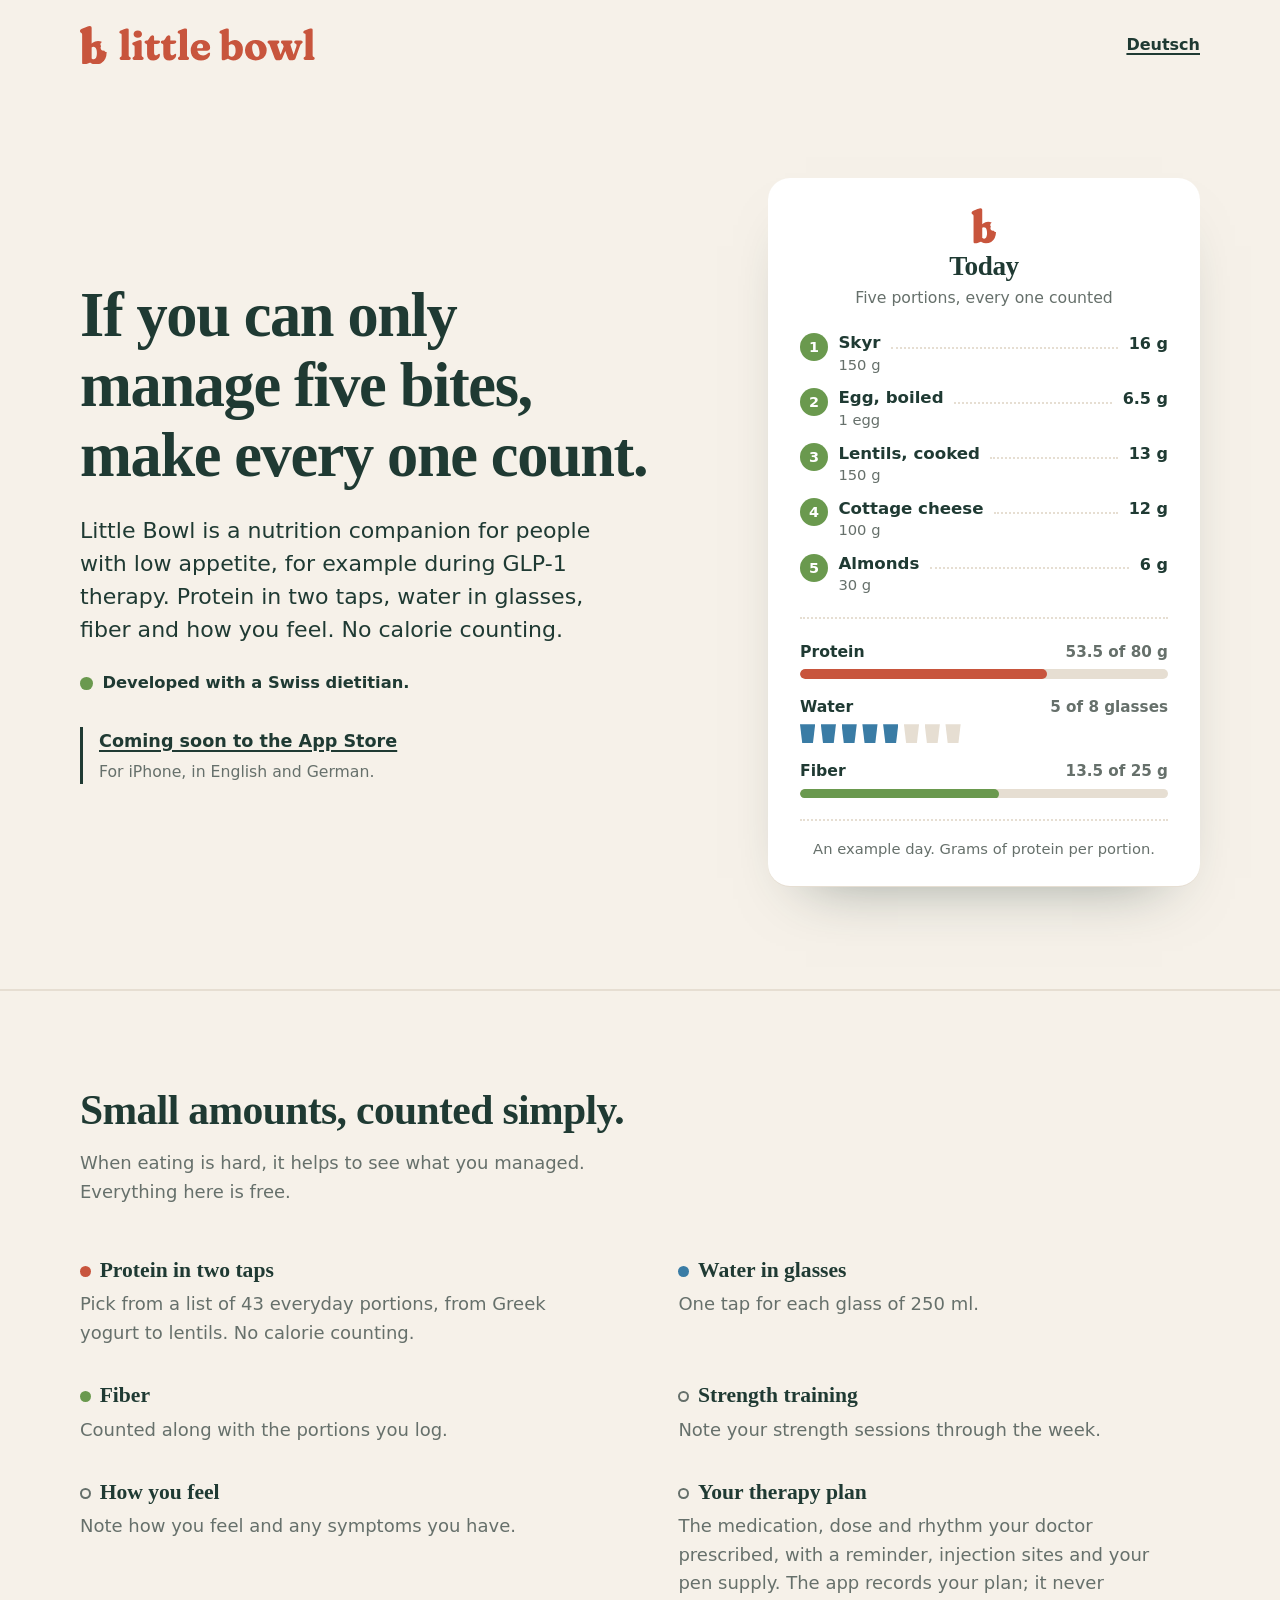
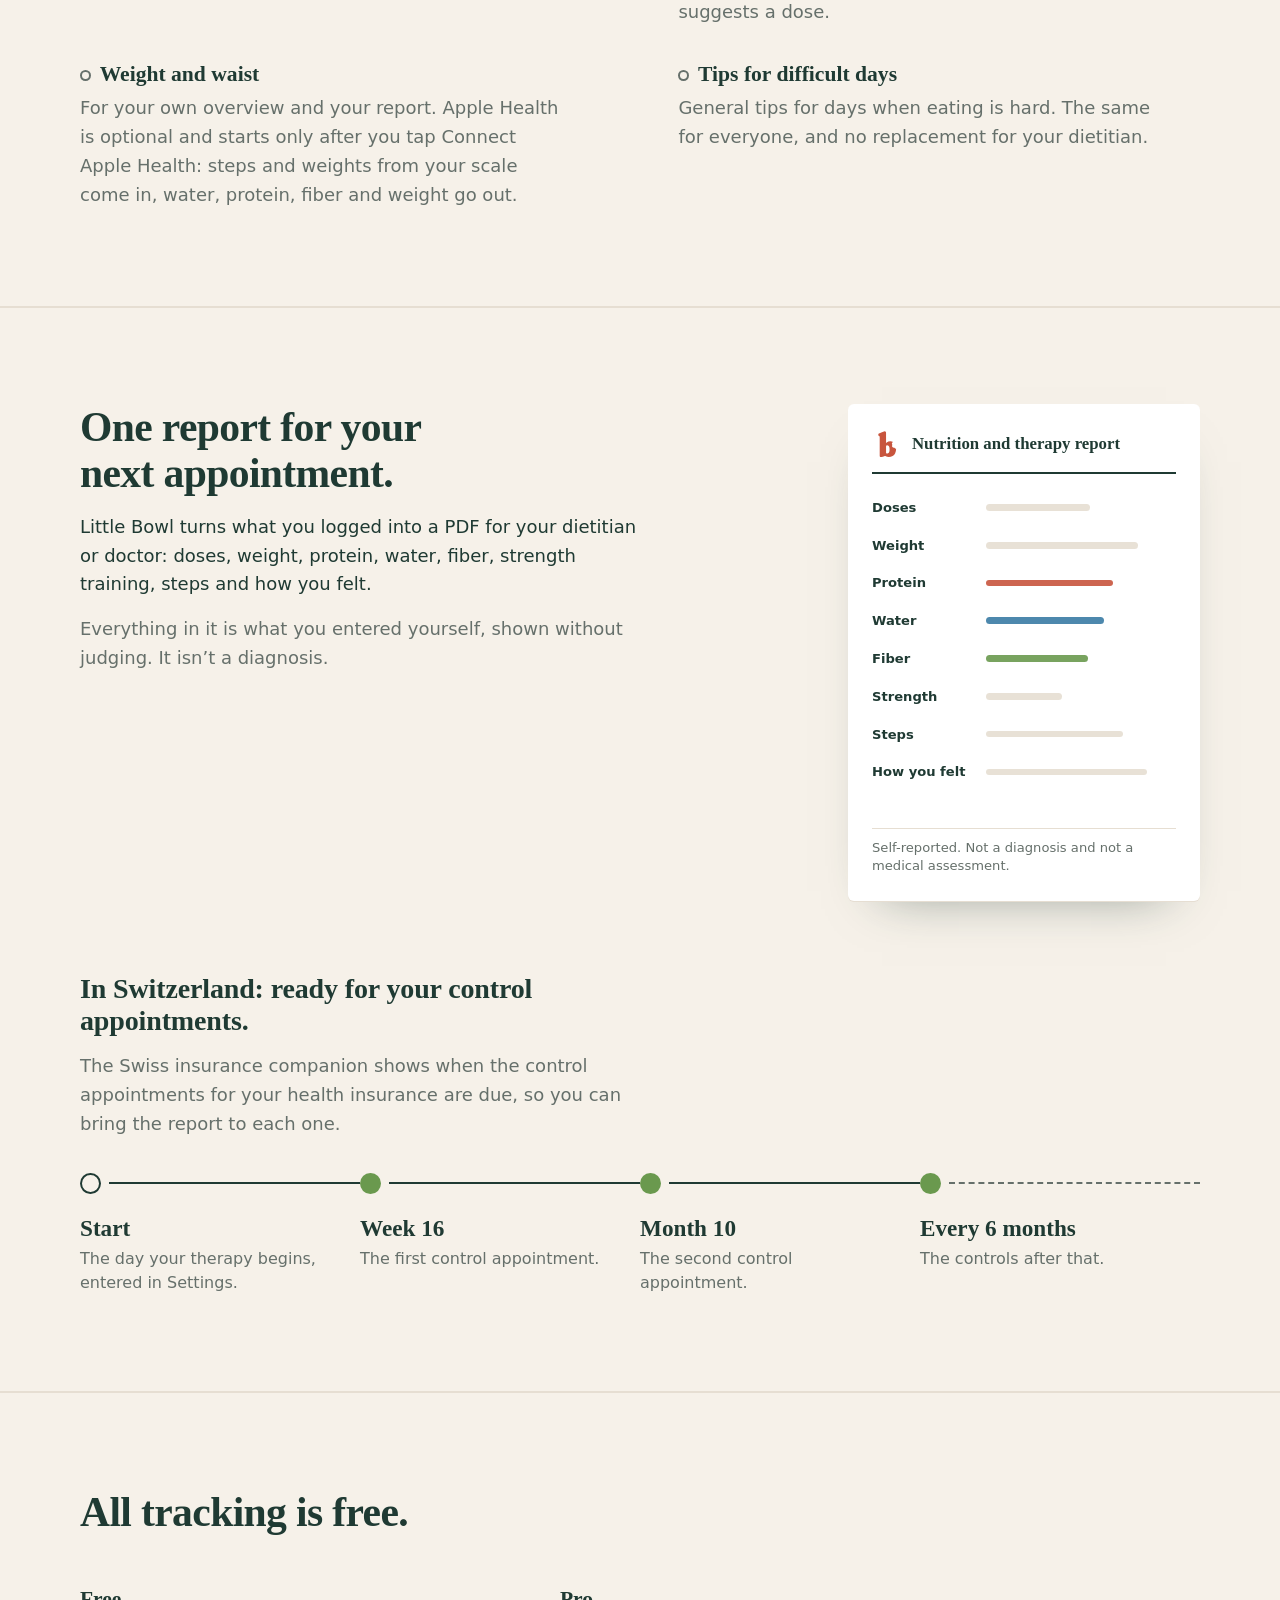
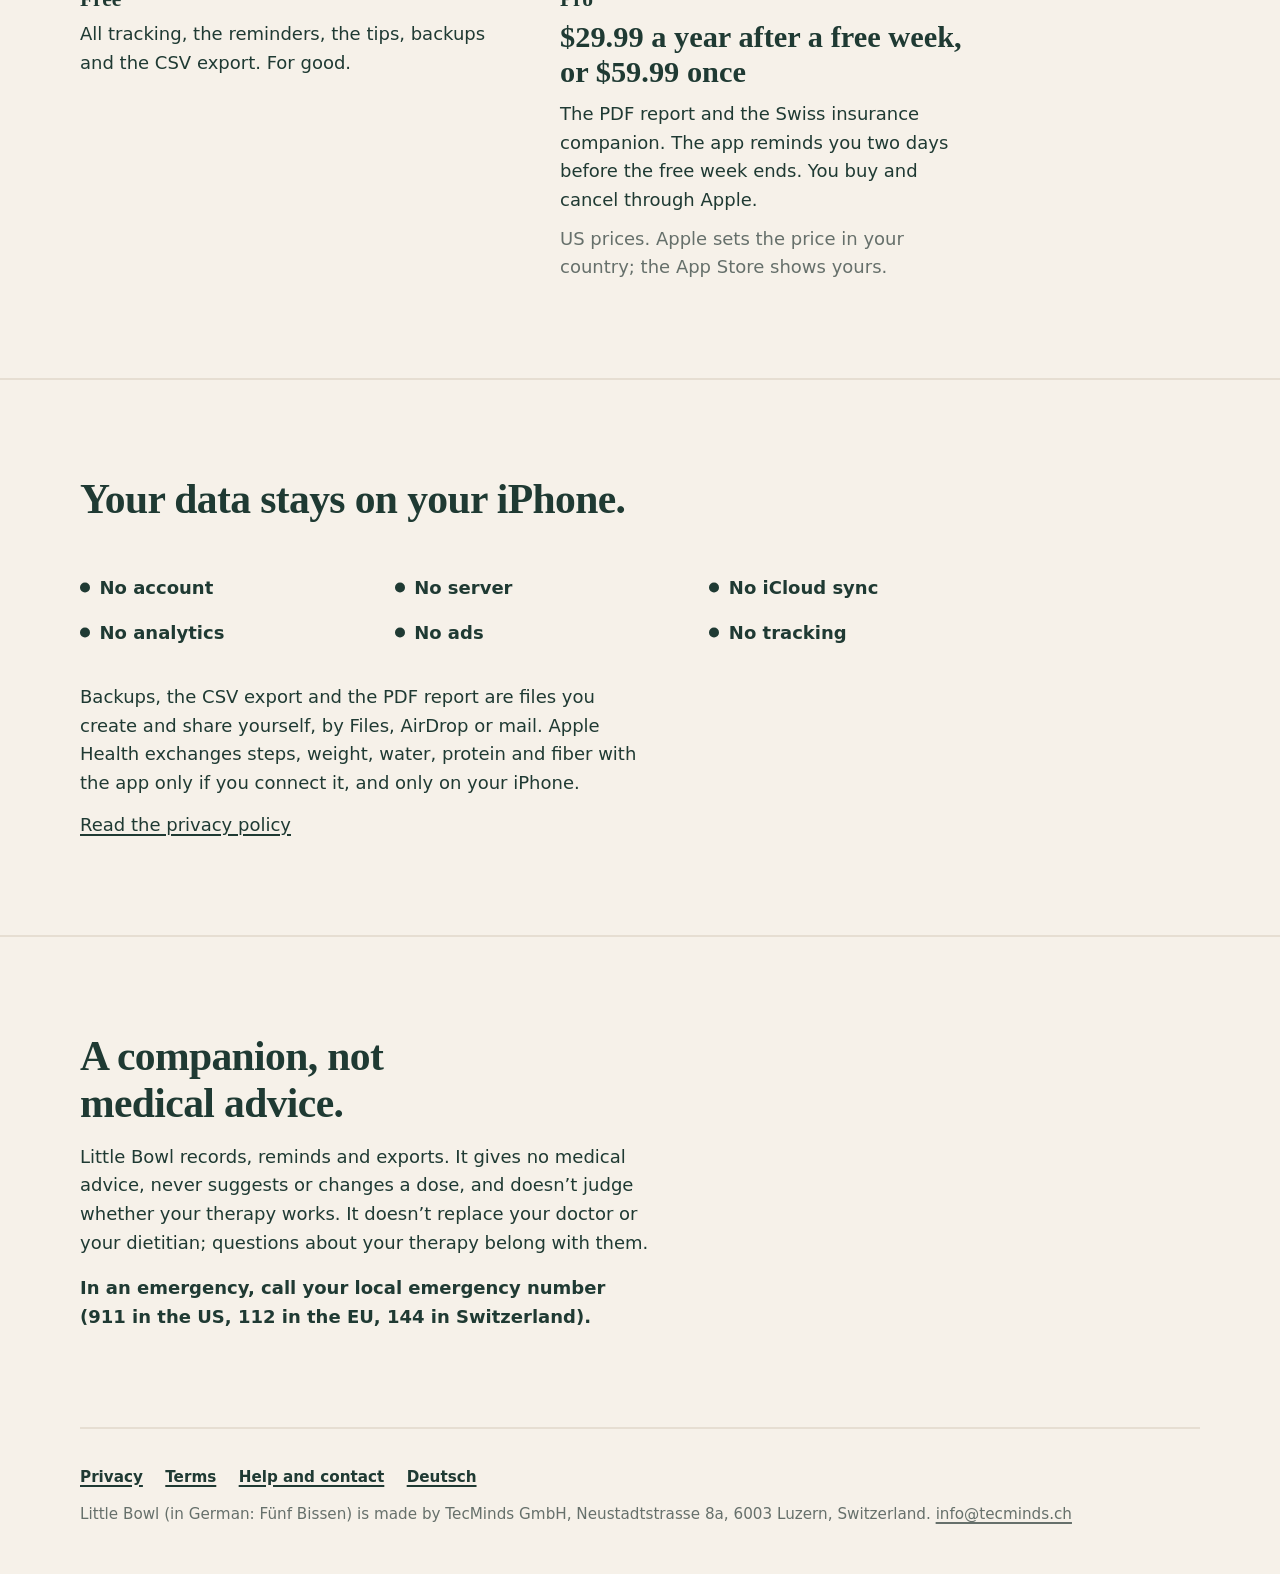
<file: index.html>
<!-- Vor Veröffentlichung: heilmittelrechtliche Prüfung (CH HMG/AWV, DE HWG) -->
<!doctype html>
<html lang="en">
<head>
<meta charset="utf-8">
<meta name="viewport" content="width=device-width, initial-scale=1">
<title>Little Bowl: nutrition when your appetite is low</title>
<meta name="description" content="Little Bowl is a nutrition companion for iPhone for people with low appetite, for example during GLP-1 therapy: protein in two taps, water in glasses, fiber, how you feel, and a report for your dietitian. No account; your data stays on your phone.">
<link rel="alternate" hreflang="en" href="https://tobiasosdev.github.io/fuenf-bissen-site/">
<link rel="alternate" hreflang="de" href="https://tobiasosdev.github.io/fuenf-bissen-site/de/">
<meta property="og:title" content="Little Bowl: if you can only manage five bites, make every one count">
<meta property="og:description" content="A calm nutrition companion for days with low appetite. Protein in two taps, water in glasses, fiber, and one report for your dietitian.">
<meta property="og:image" content="https://tobiasosdev.github.io/fuenf-bissen-site/img/icon-512.png">
<meta property="og:type" content="website">
<meta name="theme-color" content="#F6F1E9" media="(prefers-color-scheme: light)">
<meta name="theme-color" content="#1B1D1A" media="(prefers-color-scheme: dark)">
<link rel="icon" href="favicon.svg" type="image/svg+xml">
<link rel="icon" href="img/favicon-32.png" sizes="32x32">
<link rel="apple-touch-icon" href="img/icon-180.png">
<link rel="stylesheet" href="style.css">
</head>
<body>
<a class="skip" href="#main">Skip to content</a>
<header class="wrap top">
  <a class="lockup" href="./" aria-label="Little Bowl, home">
    <svg class="logo" viewBox="0 0 556.285 91" aria-hidden="true"><path d="M 27.597 4.937 L 27.597 85.588 L 18.735 88.859 Q 15.345 90.108 12.936 90.554 Q 10.527 91 9.159 91 Q 7.018 91 6.037 89.929 Q 5.056 88.859 5.056 86.896 L 5.056 21.352 Q 5.056 19.033 4.609 18.081 Q 4.163 17.129 3.152 16.475 L 2.617 16.118 Q 1.19 15.167 0.595 14.215 Q 0 13.263 0 11.776 Q 0 10.052 1.011 8.803 Q 2.022 7.554 4.58 6.483 L 15.226 2.141 Q 18.259 0.892 19.984 0.446 Q 21.709 0 23.196 0 Q 25.397 0 26.497 1.368 Q 27.597 2.736 27.597 4.937 Z M 23.791 56.265 L 19.925 51.864 Q 24.326 44.132 29.828 39.731 Q 35.329 35.329 42.764 35.329 Q 48.215 35.329 52.466 37.849 C 50.519 38.473 49.033 40.057 48.534 42.04 C 48.035 44.022 48.594 46.121 50.014 47.592 C 49.964 47.8 49.921 48.009 49.887 48.22 C 48.432 50.496 48.494 53.425 50.043 55.638 C 51.593 57.851 54.324 58.911 56.96 58.322 C 57.17 58.362 57.381 58.394 57.594 58.418 C 58.645 60.571 60.891 61.877 63.282 61.727 Q 63.212 70.863 59.983 77.38 Q 56.682 84.041 50.823 87.521 Q 44.965 91 37.173 91 Q 31.047 91 26.527 88.205 Q 22.007 85.409 18.557 79.699 L 24.624 72.324 Q 26.348 75.952 28.311 77.409 Q 30.274 78.867 32.475 78.867 Q 34.735 78.867 36.43 77.172 Q 38.125 75.476 39.076 72.146 Q 40.028 68.815 40.028 63.997 Q 40.028 58.763 38.958 55.492 Q 37.887 52.221 36.043 50.675 Q 34.199 49.128 31.761 49.128 Q 29.382 49.128 27.359 50.764 Q 25.337 52.399 23.791 56.265 Z M 115.432 9.45 L 115.432 68.3 Q 115.432 70.6 115.857 71.45 Q 116.282 72.3 117.082 72.85 L 118.032 73.3 Q 119.182 73.9 119.732 74.775 Q 120.282 75.65 120.282 76.95 Q 120.282 78.6 119.232 79.55 Q 118.182 80.5 116.382 80.5 L 97.882 80.5 Q 96.032 80.5 95.032 79.55 Q 94.032 78.6 94.032 76.95 Q 94.032 75.65 94.582 74.775 Q 95.132 73.9 96.132 73.25 L 97.232 72.85 Q 97.932 72.3 98.332 71.45 Q 98.732 70.6 98.732 68.35 L 98.732 21.9 Q 98.732 19.9 98.332 19.2 Q 97.932 18.5 96.832 18 L 95.482 17.75 Q 94.432 17.2 93.882 16.45 Q 93.332 15.7 93.332 14.55 Q 93.332 13.2 94.132 12.25 Q 94.932 11.3 96.732 10.6 L 105.632 7.2 Q 107.932 6.35 109.307 6 Q 110.682 5.65 112.032 5.65 Q 113.732 5.65 114.582 6.7 Q 115.432 7.75 115.432 9.45 Z M 146.129 37.15 L 146.129 68.3 Q 146.129 70.55 146.504 71.4 Q 146.879 72.25 147.679 72.85 L 148.629 73.3 Q 149.729 73.9 150.279 74.775 Q 150.829 75.65 150.829 76.95 Q 150.829 78.6 149.804 79.55 Q 148.779 80.5 146.979 80.5 L 128.479 80.5 Q 126.629 80.5 125.604 79.55 Q 124.579 78.6 124.579 76.95 Q 124.579 75.65 125.154 74.8 Q 125.729 73.95 126.779 73.25 L 127.829 72.85 Q 128.579 72.25 129.004 71.4 Q 129.429 70.55 129.429 68.35 L 129.429 49.55 Q 129.429 47.55 128.954 46.8 Q 128.479 46.05 127.479 45.7 L 126.129 45.4 Q 125.029 44.8 124.479 44.1 Q 123.929 43.4 123.929 42.2 Q 123.929 40.85 124.729 39.925 Q 125.529 39 127.329 38.3 L 136.279 34.9 Q 138.479 34 139.879 33.625 Q 141.279 33.25 142.629 33.25 Q 144.329 33.25 145.229 34.35 Q 146.129 35.45 146.129 37.15 Z M 136.929 27.85 Q 132.329 27.85 129.654 25.45 Q 126.979 23.05 126.979 19.1 Q 126.979 15.15 129.654 12.8 Q 132.329 10.45 136.929 10.45 Q 141.529 10.45 144.254 12.8 Q 146.979 15.15 146.979 19.1 Q 146.979 23.05 144.254 25.45 Q 141.529 27.85 136.929 27.85 Z M 156.683 42.1 L 155.283 41.6 Q 154.033 41.05 153.533 40.175 Q 153.033 39.3 153.033 37.95 Q 153.033 36.4 154.133 35.375 Q 155.233 34.35 157.033 34.35 L 158.933 34.35 Q 159.783 34.35 160.658 33.65 Q 161.533 32.95 162.733 31.3 L 166.283 25.6 Q 167.483 23.95 168.958 22.9 Q 170.433 21.85 171.883 21.85 Q 173.583 21.85 174.608 22.9 Q 175.633 23.95 175.633 26 L 175.633 63.5 Q 175.633 66.5 176.858 68.05 Q 178.083 69.6 180.333 69.6 Q 181.733 69.6 182.758 69.025 Q 183.783 68.45 184.583 67.725 Q 185.383 67 186.133 66.375 Q 186.883 65.75 187.683 65.9 Q 188.433 65.9 188.983 66.6 Q 189.533 67.3 189.483 68.9 Q 189.483 72.2 187.383 75.1 Q 185.283 78 181.758 79.8 Q 178.233 81.6 173.883 81.6 Q 166.583 81.6 162.783 78.025 Q 158.983 74.45 158.983 66.95 L 158.983 46.1 Q 158.983 44.25 158.458 43.425 Q 157.933 42.6 156.683 42.1 Z M 169.583 42.65 L 169.583 34.35 L 186.033 34.35 Q 187.733 34.35 188.708 35.125 Q 189.683 35.9 189.683 37.45 Q 189.683 39.65 187.783 41.15 Q 185.883 42.65 181.533 42.65 L 169.583 42.65 Z M 195.204 42.1 L 193.804 41.6 Q 192.554 41.05 192.054 40.175 Q 191.554 39.3 191.554 37.95 Q 191.554 36.4 192.654 35.375 Q 193.754 34.35 195.554 34.35 L 197.454 34.35 Q 198.304 34.35 199.179 33.65 Q 200.054 32.95 201.254 31.3 L 204.804 25.6 Q 206.004 23.95 207.479 22.9 Q 208.954 21.85 210.404 21.85 Q 212.104 21.85 213.129 22.9 Q 214.154 23.95 214.154 26 L 214.154 63.5 Q 214.154 66.5 215.379 68.05 Q 216.604 69.6 218.854 69.6 Q 220.254 69.6 221.279 69.025 Q 222.304 68.45 223.104 67.725 Q 223.904 67 224.654 66.375 Q 225.404 65.75 226.204 65.9 Q 226.954 65.9 227.504 66.6 Q 228.054 67.3 228.004 68.9 Q 228.004 72.2 225.904 75.1 Q 223.804 78 220.279 79.8 Q 216.754 81.6 212.404 81.6 Q 205.104 81.6 201.304 78.025 Q 197.504 74.45 197.504 66.95 L 197.504 46.1 Q 197.504 44.25 196.979 43.425 Q 196.454 42.6 195.204 42.1 Z M 208.104 42.65 L 208.104 34.35 L 224.554 34.35 Q 226.254 34.35 227.229 35.125 Q 228.204 35.9 228.204 37.45 Q 228.204 39.65 226.304 41.15 Q 224.404 42.65 220.054 42.65 L 208.104 42.65 Z M 253.625 9.45 L 253.625 68.3 Q 253.625 70.6 254.05 71.45 Q 254.475 72.3 255.275 72.85 L 256.225 73.3 Q 257.375 73.9 257.925 74.775 Q 258.475 75.65 258.475 76.95 Q 258.475 78.6 257.425 79.55 Q 256.375 80.5 254.575 80.5 L 236.075 80.5 Q 234.225 80.5 233.225 79.55 Q 232.225 78.6 232.225 76.95 Q 232.225 75.65 232.775 74.775 Q 233.325 73.9 234.325 73.25 L 235.425 72.85 Q 236.125 72.3 236.525 71.45 Q 236.925 70.6 236.925 68.35 L 236.925 21.9 Q 236.925 19.9 236.525 19.2 Q 236.125 18.5 235.025 18 L 233.675 17.75 Q 232.625 17.2 232.075 16.45 Q 231.525 15.7 231.525 14.55 Q 231.525 13.2 232.325 12.25 Q 233.125 11.3 234.925 10.6 L 243.825 7.2 Q 246.125 6.35 247.5 6 Q 248.875 5.65 250.225 5.65 Q 251.925 5.65 252.775 6.7 Q 253.625 7.75 253.625 9.45 Z M 308.472 50.75 Q 308.472 54.55 306.422 56.55 Q 304.372 58.55 300.522 58.55 L 273.222 58.55 L 273.222 52.85 L 288.622 52.85 Q 291.672 52.85 291.672 49.75 Q 291.672 45.65 289.797 43.525 Q 287.922 41.4 285.222 41.4 Q 283.072 41.4 281.322 42.65 Q 279.572 43.9 278.522 46.45 Q 277.472 49 277.472 52.85 Q 277.472 61.3 281.397 65.525 Q 285.322 69.75 291.772 69.75 Q 295.222 69.75 298.222 68.375 Q 301.222 67 303.222 64.8 Q 304.322 63.8 305.047 63.45 Q 305.772 63.1 306.422 63.1 Q 307.272 63.1 307.847 63.75 Q 308.422 64.4 308.422 65.85 Q 308.272 69.95 305.647 73.55 Q 303.022 77.15 298.247 79.4 Q 293.472 81.65 286.922 81.65 Q 279.422 81.65 273.922 78.7 Q 268.422 75.75 265.422 70.425 Q 262.422 65.1 262.422 58 Q 262.422 50.85 265.347 45.225 Q 268.272 39.6 273.922 36.35 Q 279.572 33.1 287.572 33.1 Q 294.072 33.1 298.722 35.475 Q 303.372 37.85 305.922 41.9 Q 308.472 45.95 308.472 50.75 Z M 352.73 9.45 L 352.73 76.35 L 346.38 79.55 Q 344.18 80.45 342.355 80.925 Q 340.53 81.4 339.03 81.4 Q 337.63 81.4 336.805 80.575 Q 335.98 79.75 335.98 78.2 L 335.98 21.9 Q 335.98 19.9 335.58 19.2 Q 335.18 18.5 334.08 18 L 332.78 17.75 Q 331.73 17.2 331.155 16.45 Q 330.58 15.7 330.58 14.55 Q 330.58 13.2 331.405 12.25 Q 332.23 11.3 334.03 10.6 L 342.88 7.2 Q 345.18 6.35 346.555 6 Q 347.93 5.65 349.28 5.65 Q 350.98 5.65 351.855 6.7 Q 352.73 7.75 352.73 9.45 Z M 349.58 50.55 L 346.78 46.9 Q 350.63 40.5 355.63 36.825 Q 360.63 33.15 366.88 33.15 Q 372.53 33.15 376.88 36.025 Q 381.23 38.9 383.705 44.025 Q 386.18 49.15 386.18 56 Q 386.18 63.95 383.155 69.7 Q 380.13 75.45 374.905 78.55 Q 369.68 81.65 362.93 81.65 Q 357.23 81.65 352.93 79.075 Q 348.63 76.5 345.73 71.35 L 350.13 65.7 Q 352.03 69.5 354.48 71.1 Q 356.93 72.7 359.68 72.7 Q 362.33 72.7 364.43 71.025 Q 366.53 69.35 367.68 66.05 Q 368.83 62.75 368.83 57.9 Q 368.83 52.95 367.605 49.7 Q 366.38 46.45 364.205 44.85 Q 362.03 43.25 359.23 43.25 Q 356.33 43.25 353.88 45.025 Q 351.43 46.8 349.58 50.55 Z M 417.124 33.1 Q 424.724 33.1 430.449 36.225 Q 436.174 39.35 439.349 44.875 Q 442.524 50.4 442.524 57.55 Q 442.524 64.3 439.224 69.775 Q 435.924 75.25 430.074 78.425 Q 424.224 81.6 416.524 81.6 Q 408.874 81.6 403.149 78.5 Q 397.424 75.4 394.249 69.875 Q 391.074 64.35 391.074 57.15 Q 391.074 50.35 394.374 44.95 Q 397.674 39.55 403.499 36.325 Q 409.324 33.1 417.124 33.1 Z M 420.724 73.05 Q 422.824 72.5 424.149 70.275 Q 425.474 68.05 425.649 64.35 Q 425.824 60.65 424.674 55.65 Q 423.424 50.35 421.549 47.1 Q 419.674 43.85 417.499 42.5 Q 415.324 41.15 413.074 41.7 Q 410.874 42.15 409.549 44.325 Q 408.224 46.5 408.049 50.175 Q 407.874 53.85 409.024 59.05 Q 410.324 64.35 412.199 67.6 Q 414.074 70.85 416.274 72.175 Q 418.474 73.5 420.724 73.05 Z M 473.198 81.15 L 467.648 81.15 Q 465.398 81.15 463.798 79.9 Q 462.198 78.65 461.198 75.8 L 449.948 45.85 Q 449.348 44.35 448.773 43.4 Q 448.198 42.45 447.598 42 L 446.398 41.3 Q 445.298 40.4 444.898 39.675 Q 444.498 38.95 444.498 37.8 Q 444.498 36.2 445.523 35.275 Q 446.548 34.35 448.298 34.35 L 469.148 34.35 Q 470.848 34.35 471.648 35.225 Q 472.448 36.1 472.448 37.7 Q 472.448 39 471.873 39.925 Q 471.298 40.85 470.198 41.5 L 469.248 42 Q 467.798 42.7 467.748 43.975 Q 467.698 45.25 468.698 48.1 L 477.598 74.05 L 472.948 74.45 L 484.248 44.75 L 490.698 48.95 L 479.548 76.35 Q 478.498 79.1 476.798 80.125 Q 475.098 81.15 473.198 81.15 Z M 504.498 81.15 L 499.148 81.15 Q 496.998 81.15 495.373 79.9 Q 493.748 78.65 492.698 75.85 L 481.648 45.7 Q 481.148 44.4 480.598 43.5 Q 480.048 42.6 479.248 42.05 L 478.098 41.45 Q 477.148 40.65 476.773 39.825 Q 476.398 39 476.398 37.8 Q 476.398 34.35 479.848 34.35 L 500.448 34.35 Q 503.648 34.35 503.648 37.8 Q 503.648 39.25 503.023 39.975 Q 502.398 40.7 501.198 41.45 L 500.148 42.05 Q 498.798 42.8 498.898 44.125 Q 498.998 45.45 499.848 48.05 L 508.448 73.95 L 504.248 74.4 L 512.848 48.3 Q 513.748 45.8 513.373 44.35 Q 512.998 42.9 511.398 42 L 510.198 41.5 Q 508.948 40.8 508.423 40.025 Q 507.898 39.25 507.898 37.8 Q 507.898 36.2 508.798 35.275 Q 509.698 34.35 511.298 34.35 L 523.848 34.35 Q 525.748 34.35 526.748 35.275 Q 527.748 36.2 527.748 37.8 Q 527.748 38.95 527.323 39.725 Q 526.898 40.5 525.648 41.45 L 524.748 41.9 Q 523.848 42.5 522.998 43.9 Q 522.148 45.3 521.098 48.1 L 510.998 76.4 Q 510.048 79.05 508.323 80.1 Q 506.598 81.15 504.498 81.15 Z M 551.435 9.45 L 551.435 68.3 Q 551.435 70.6 551.86 71.45 Q 552.285 72.3 553.085 72.85 L 554.035 73.3 Q 555.185 73.9 555.735 74.775 Q 556.285 75.65 556.285 76.95 Q 556.285 78.6 555.235 79.55 Q 554.185 80.5 552.385 80.5 L 533.885 80.5 Q 532.035 80.5 531.035 79.55 Q 530.035 78.6 530.035 76.95 Q 530.035 75.65 530.585 74.775 Q 531.135 73.9 532.135 73.25 L 533.235 72.85 Q 533.935 72.3 534.335 71.45 Q 534.735 70.6 534.735 68.35 L 534.735 21.9 Q 534.735 19.9 534.335 19.2 Q 533.935 18.5 532.835 18 L 531.485 17.75 Q 530.435 17.2 529.885 16.45 Q 529.335 15.7 529.335 14.55 Q 529.335 13.2 530.135 12.25 Q 530.935 11.3 532.735 10.6 L 541.635 7.2 Q 543.935 6.35 545.31 6 Q 546.685 5.65 548.035 5.65 Q 549.735 5.65 550.585 6.7 Q 551.435 7.75 551.435 9.45 Z"/></svg>
  </a>
  <nav><a href="de/" hreflang="de" lang="de">Deutsch</a></nav>
</header>

<main id="main">
  <section class="wrap hero">
    <div class="hero-text">
      <h1>If you can only manage five bites, make every one count.</h1>
      <p class="lead">Little Bowl is a nutrition companion for people with low appetite, for example during GLP-1 therapy. Protein in two taps, water in glasses, fiber and how you feel. No calorie counting.</p>
      <p class="made-with">Developed with a Swiss dietitian.</p>
      <p class="store">
        <!-- TODO: replace # with the App Store link once the app is live. -->
        <a href="#" aria-disabled="true">Coming soon to the App Store</a>
        <span>For iPhone, in English and German.</span>
      </p>
    </div>

    <figure class="today" aria-label="Example: a day with five small portions">
      <div class="today-head">
        <svg class="mark" viewBox="0 0 64 64" aria-hidden="true"><path d="M 29.6 7.929 L 29.6 55.788 L 24.342 57.729 Q 22.33 58.471 20.9 58.735 Q 19.471 59 18.659 59 Q 17.389 59 16.806 58.365 Q 16.224 57.729 16.224 56.565 L 16.224 17.671 Q 16.224 16.294 15.959 15.729 Q 15.695 15.165 15.095 14.776 L 14.777 14.565 Q 13.93 14 13.577 13.435 Q 13.224 12.871 13.224 11.988 Q 13.224 10.965 13.824 10.224 Q 14.424 9.482 15.942 8.847 L 22.259 6.271 Q 24.059 5.529 25.083 5.265 Q 26.106 5 26.989 5 Q 28.295 5 28.948 5.812 Q 29.6 6.624 29.6 7.929 Z M 27.342 38.388 L 25.048 35.776 Q 27.659 31.188 30.924 28.576 Q 34.189 25.965 38.6 25.965 Q 41.835 25.965 44.358 27.46 C 43.203 27.83 42.32 28.77 42.024 29.947 C 41.728 31.123 42.06 32.369 42.902 33.241 C 42.873 33.365 42.848 33.489 42.827 33.614 C 41.964 34.965 42 36.703 42.92 38.016 C 43.839 39.329 45.46 39.958 47.024 39.609 C 47.149 39.632 47.275 39.651 47.401 39.665 C 48.024 40.943 49.357 41.718 50.776 41.629 Q 50.734 47.05 48.818 50.918 Q 46.859 54.871 43.383 56.935 Q 39.906 59 35.283 59 Q 31.648 59 28.965 57.341 Q 26.283 55.682 24.236 52.294 L 27.836 47.918 Q 28.859 50.071 30.024 50.935 Q 31.189 51.8 32.495 51.8 Q 33.836 51.8 34.842 50.794 Q 35.848 49.788 36.412 47.812 Q 36.977 45.835 36.977 42.976 Q 36.977 39.871 36.342 37.929 Q 35.706 35.988 34.612 35.071 Q 33.518 34.153 32.071 34.153 Q 30.659 34.153 29.459 35.124 Q 28.259 36.094 27.342 38.388 Z"/></svg>
        <h2>Today</h2>
        <p>Five portions, every one counted</p>
      </div>
      <ol class="bites">
        <li style="--i:0"><span class="n" aria-hidden="true">1</span><span class="food">Skyr</span><span class="lead-dots"></span><span class="g">16 g</span><span class="portion">150 g</span></li>
        <li style="--i:1"><span class="n" aria-hidden="true">2</span><span class="food">Egg, boiled</span><span class="lead-dots"></span><span class="g">6.5 g</span><span class="portion">1 egg</span></li>
        <li style="--i:2"><span class="n" aria-hidden="true">3</span><span class="food">Lentils, cooked</span><span class="lead-dots"></span><span class="g">13 g</span><span class="portion">150 g</span></li>
        <li style="--i:3"><span class="n" aria-hidden="true">4</span><span class="food">Cottage cheese</span><span class="lead-dots"></span><span class="g">12 g</span><span class="portion">100 g</span></li>
        <li style="--i:4"><span class="n" aria-hidden="true">5</span><span class="food">Almonds</span><span class="lead-dots"></span><span class="g">6 g</span><span class="portion">30 g</span></li>
      </ol>
      <div class="meters">
        <div class="meter protein"><span class="label">Protein</span><span class="value">53.5 of 80 g</span><span class="bar" style="--p:.67" aria-hidden="true"><i></i></span></div>
        <div class="meter water"><span class="label">Water</span><span class="value">5 of 8 glasses</span><span class="glasses" aria-hidden="true"><i class="full" style="--i:0"></i><i class="full" style="--i:1"></i><i class="full" style="--i:2"></i><i class="full" style="--i:3"></i><i class="full" style="--i:4"></i><i></i><i></i><i></i></span></div>
        <div class="meter fibre"><span class="label">Fiber</span><span class="value">13.5 of 25 g</span><span class="bar" style="--p:.54" aria-hidden="true"><i></i></span></div>
      </div>
      <p class="today-foot">An example day. Grams of protein per portion.</p>
    </figure>
  </section>

  <section class="section">
    <div class="wrap">
      <div class="intro">
        <h2>Small amounts, counted simply.</h2>
        <p class="muted">When eating is hard, it helps to see what you managed. Everything here is free.</p>
      </div>
      <dl class="inside">
        <div class="protein"><dt>Protein in two taps</dt><dd>Pick from a list of 43 everyday portions, from Greek yogurt to lentils. No calorie counting.</dd></div>
        <div class="water"><dt>Water in glasses</dt><dd>One tap for each glass of 250 ml.</dd></div>
        <div class="fibre"><dt>Fiber</dt><dd>Counted along with the portions you log.</dd></div>
        <div><dt>Strength training</dt><dd>Note your strength sessions through the week.</dd></div>
        <div><dt>How you feel</dt><dd>Note how you feel and any symptoms you have.</dd></div>
        <div><dt>Your therapy plan</dt><dd>The medication, dose and rhythm your doctor prescribed, with a reminder, injection sites and your pen supply. The app records your plan; it never suggests a dose.</dd></div>
        <div><dt>Weight and waist</dt><dd>For your own overview and your report. Apple Health is optional and starts only after you tap Connect Apple Health: steps and weights from your scale come in, water, protein, fiber and weight go out.</dd></div>
        <div><dt>Tips for difficult days</dt><dd>General tips for days when eating is hard. The same for everyone, and no replacement for your dietitian.</dd></div>
      </dl>
    </div>
  </section>

  <section class="section">
    <div class="wrap">
      <div class="report">
        <div class="report-text">
          <h2>One report for your next appointment.</h2>
          <p>Little Bowl turns what you logged into a PDF for your dietitian or doctor: doses, weight, protein, water, fiber, strength training, steps and how you felt.</p>
          <p class="muted">Everything in it is what you entered yourself, shown without judging. It isn’t a diagnosis.</p>
        </div>
        <figure class="sheet" aria-label="Sketch of the PDF report">
          <div class="sheet-head">
            <svg class="mark" viewBox="0 0 64 64" aria-hidden="true"><path d="M 29.6 7.929 L 29.6 55.788 L 24.342 57.729 Q 22.33 58.471 20.9 58.735 Q 19.471 59 18.659 59 Q 17.389 59 16.806 58.365 Q 16.224 57.729 16.224 56.565 L 16.224 17.671 Q 16.224 16.294 15.959 15.729 Q 15.695 15.165 15.095 14.776 L 14.777 14.565 Q 13.93 14 13.577 13.435 Q 13.224 12.871 13.224 11.988 Q 13.224 10.965 13.824 10.224 Q 14.424 9.482 15.942 8.847 L 22.259 6.271 Q 24.059 5.529 25.083 5.265 Q 26.106 5 26.989 5 Q 28.295 5 28.948 5.812 Q 29.6 6.624 29.6 7.929 Z M 27.342 38.388 L 25.048 35.776 Q 27.659 31.188 30.924 28.576 Q 34.189 25.965 38.6 25.965 Q 41.835 25.965 44.358 27.46 C 43.203 27.83 42.32 28.77 42.024 29.947 C 41.728 31.123 42.06 32.369 42.902 33.241 C 42.873 33.365 42.848 33.489 42.827 33.614 C 41.964 34.965 42 36.703 42.92 38.016 C 43.839 39.329 45.46 39.958 47.024 39.609 C 47.149 39.632 47.275 39.651 47.401 39.665 C 48.024 40.943 49.357 41.718 50.776 41.629 Q 50.734 47.05 48.818 50.918 Q 46.859 54.871 43.383 56.935 Q 39.906 59 35.283 59 Q 31.648 59 28.965 57.341 Q 26.283 55.682 24.236 52.294 L 27.836 47.918 Q 28.859 50.071 30.024 50.935 Q 31.189 51.8 32.495 51.8 Q 33.836 51.8 34.842 50.794 Q 35.848 49.788 36.412 47.812 Q 36.977 45.835 36.977 42.976 Q 36.977 39.871 36.342 37.929 Q 35.706 35.988 34.612 35.071 Q 33.518 34.153 32.071 34.153 Q 30.659 34.153 29.459 35.124 Q 28.259 36.094 27.342 38.388 Z"/></svg>
            <b>Nutrition and therapy report</b>
          </div>
          <ul>
            <li style="--w:55%">Doses</li>
            <li style="--w:80%">Weight</li>
            <li class="protein" style="--w:67%">Protein</li>
            <li class="water" style="--w:62%">Water</li>
            <li class="fibre" style="--w:54%">Fiber</li>
            <li style="--w:40%">Strength</li>
            <li style="--w:72%">Steps</li>
            <li style="--w:85%">How you felt</li>
          </ul>
          <p class="sheet-foot">Self-reported. Not a diagnosis and not a medical assessment.</p>
        </figure>
      </div>

      <div class="swiss">
        <div class="intro">
          <h3>In Switzerland: ready for your control appointments.</h3>
          <p class="muted">The Swiss insurance companion shows when the control appointments for your health insurance are due, so you can bring the report to each one.</p>
        </div>
        <ol class="controls">
          <li><span class="stop" aria-hidden="true"></span><span class="when">Start</span><span class="what">The day your therapy begins, entered in Settings.</span></li>
          <li><span class="stop" aria-hidden="true"></span><span class="when">Week 16</span><span class="what">The first control appointment.</span></li>
          <li><span class="stop" aria-hidden="true"></span><span class="when">Month 10</span><span class="what">The second control appointment.</span></li>
          <li><span class="stop" aria-hidden="true"></span><span class="when">Every 6 months</span><span class="what">The controls after that.</span></li>
        </ol>
      </div>
    </div>
  </section>

  <section class="section">
    <div class="wrap">
      <div class="intro">
        <h2>All tracking is free.</h2>
      </div>
      <div class="price">
        <div>
          <h3>Free</h3>
          <p>All tracking, the reminders, the tips, backups and the CSV export. For good.</p>
        </div>
        <div>
          <h3>Pro</h3>
          <p class="amount">$29.99 a year after a free week, or $59.99 once</p>
          <p>The PDF report and the Swiss insurance companion. The app reminds you two days before the free week ends. You buy and cancel through Apple.</p>
          <p class="muted">US prices. Apple sets the price in your country; the App Store shows yours.</p>
        </div>
      </div>
    </div>
  </section>

  <section class="section">
    <div class="wrap">
      <div class="intro">
        <h2>Your data stays on your iPhone.</h2>
      </div>
      <ul class="facts">
        <li>No account</li>
        <li>No server</li>
        <li>No iCloud sync</li>
        <li>No analytics</li>
        <li>No ads</li>
        <li>No tracking</li>
      </ul>
      <div class="after">
        <p>Backups, the CSV export and the PDF report are files you create and share yourself, by Files, AirDrop or mail. Apple Health exchanges steps, weight, water, protein and fiber with the app only if you connect it, and only on your iPhone.</p>
        <p><a href="privacy.html">Read the privacy policy</a></p>
      </div>
    </div>
  </section>

  <section class="section">
    <div class="wrap">
      <div class="safety">
        <h2>A companion, not medical advice.</h2>
        <p>Little Bowl records, reminds and exports. It gives no medical advice, never suggests or changes a dose, and doesn’t judge whether your therapy works. It doesn’t replace your doctor or your dietitian; questions about your therapy belong with them.</p>
        <p class="emergency">In an emergency, call your local emergency number (911 in the US, 112 in the EU, 144 in Switzerland).</p>
      </div>
    </div>
  </section>
</main>

<footer class="wrap foot">
  <nav><a href="privacy.html">Privacy</a><a href="terms.html">Terms</a><a href="support.html">Help and contact</a><a href="de/" hreflang="de" lang="de">Deutsch</a></nav>
  <p>Little Bowl (in German: Fünf Bissen) is made by TecMinds GmbH, Neustadtstrasse 8a, 6003 Luzern, Switzerland. <a href="mailto:info@tecminds.ch">info@tecminds.ch</a></p>
</footer>
</body>
</html>
</file>
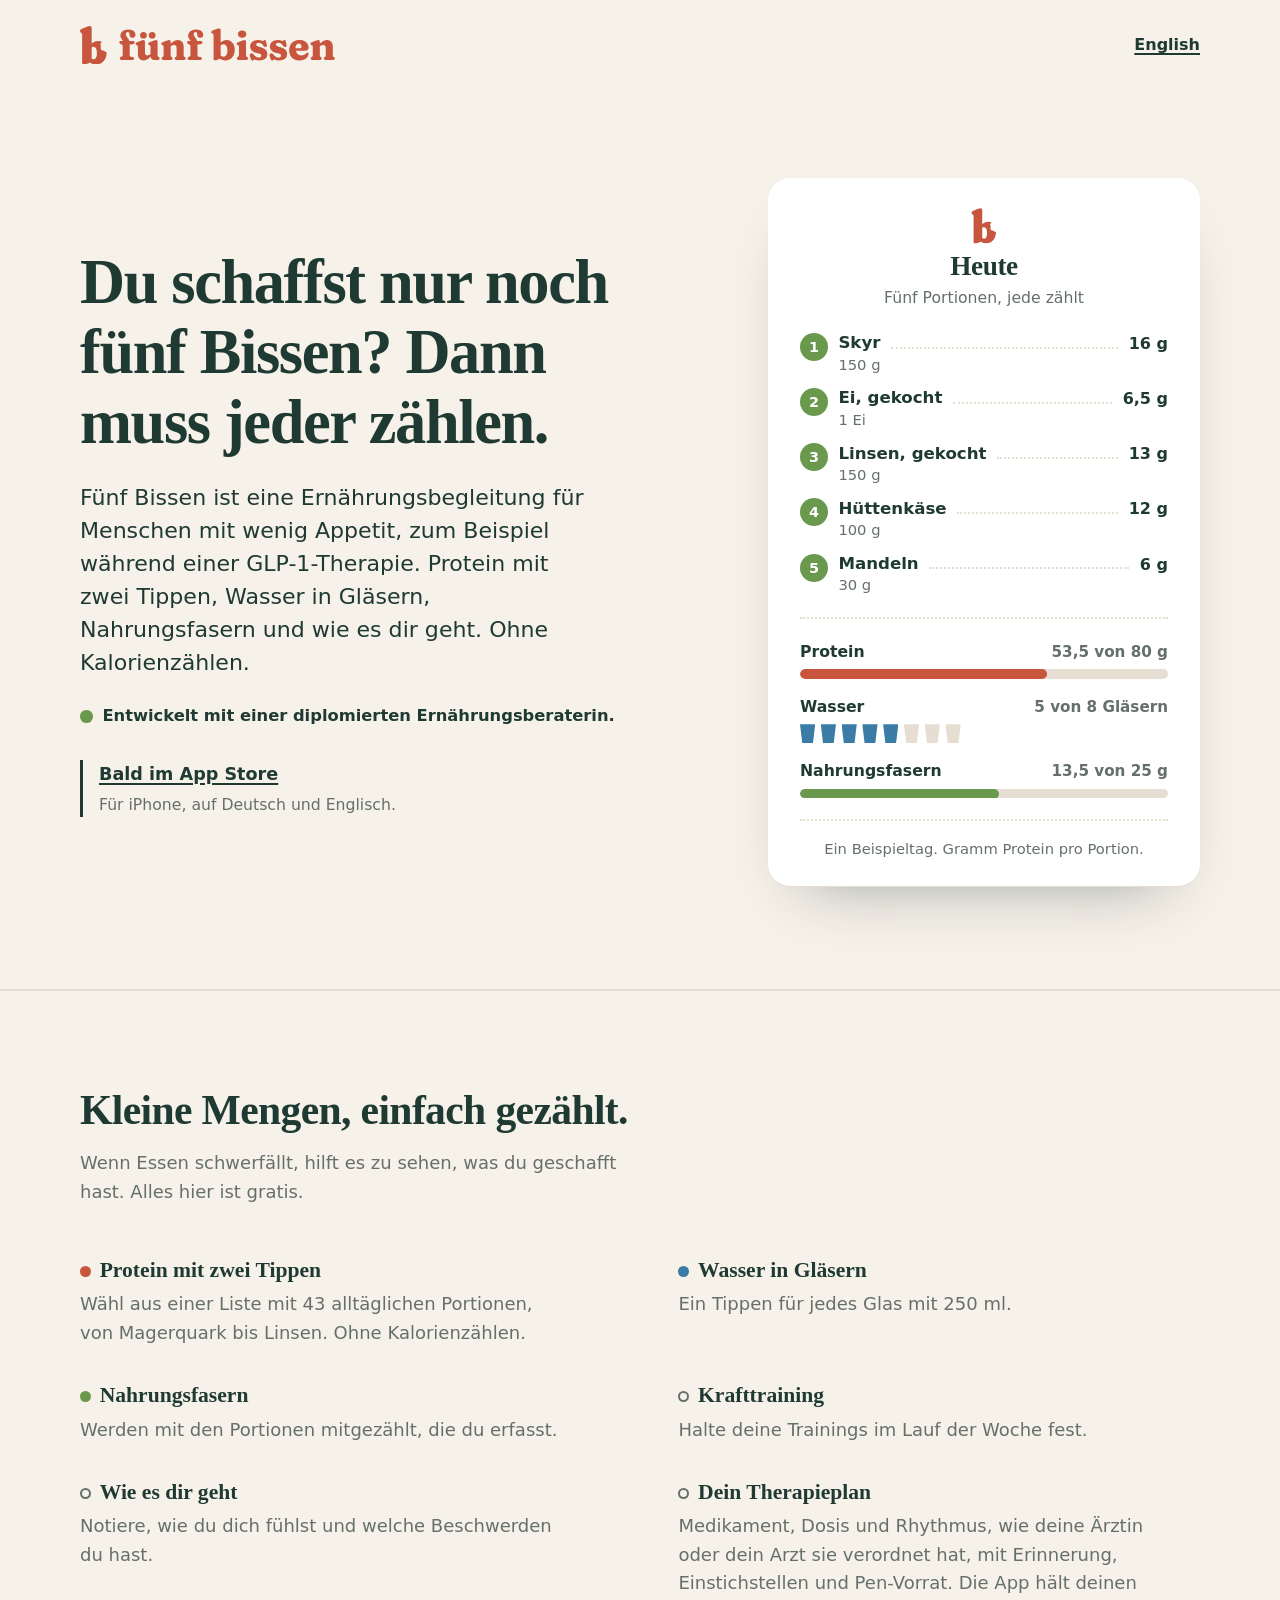
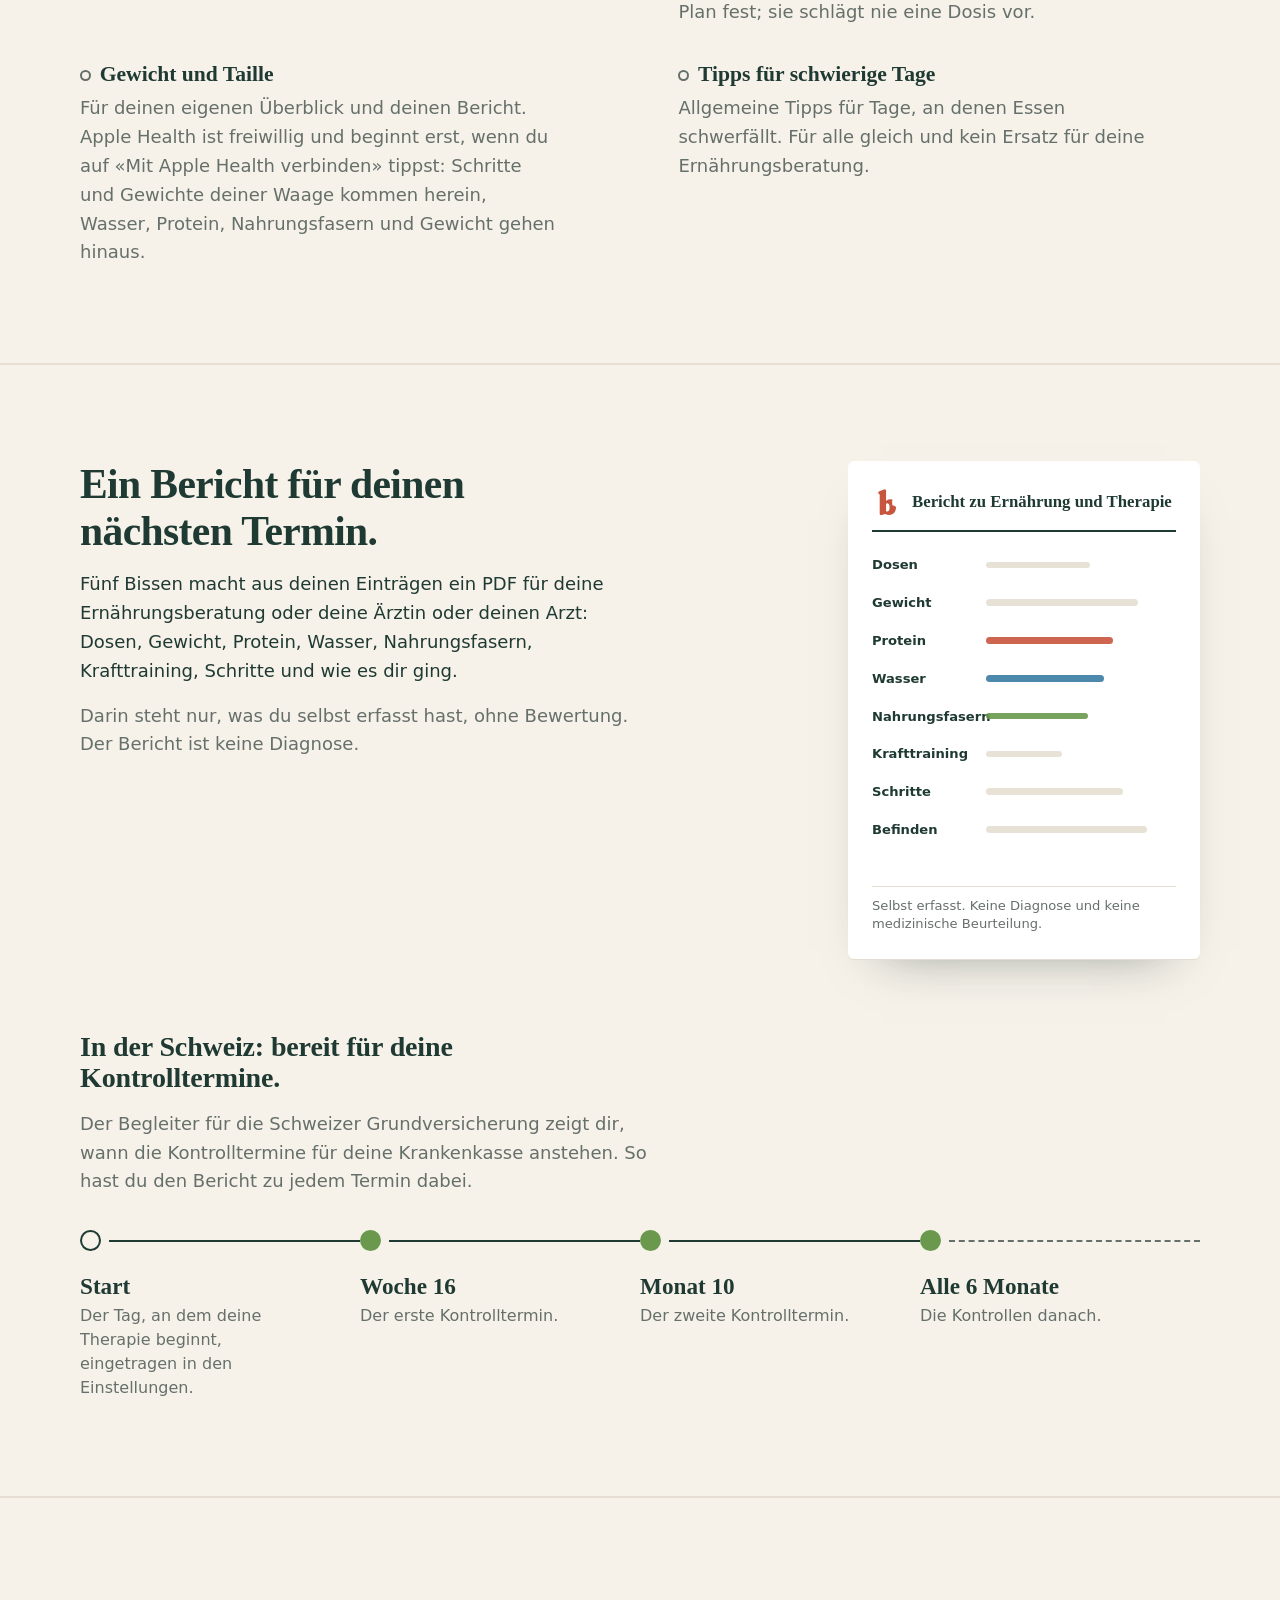
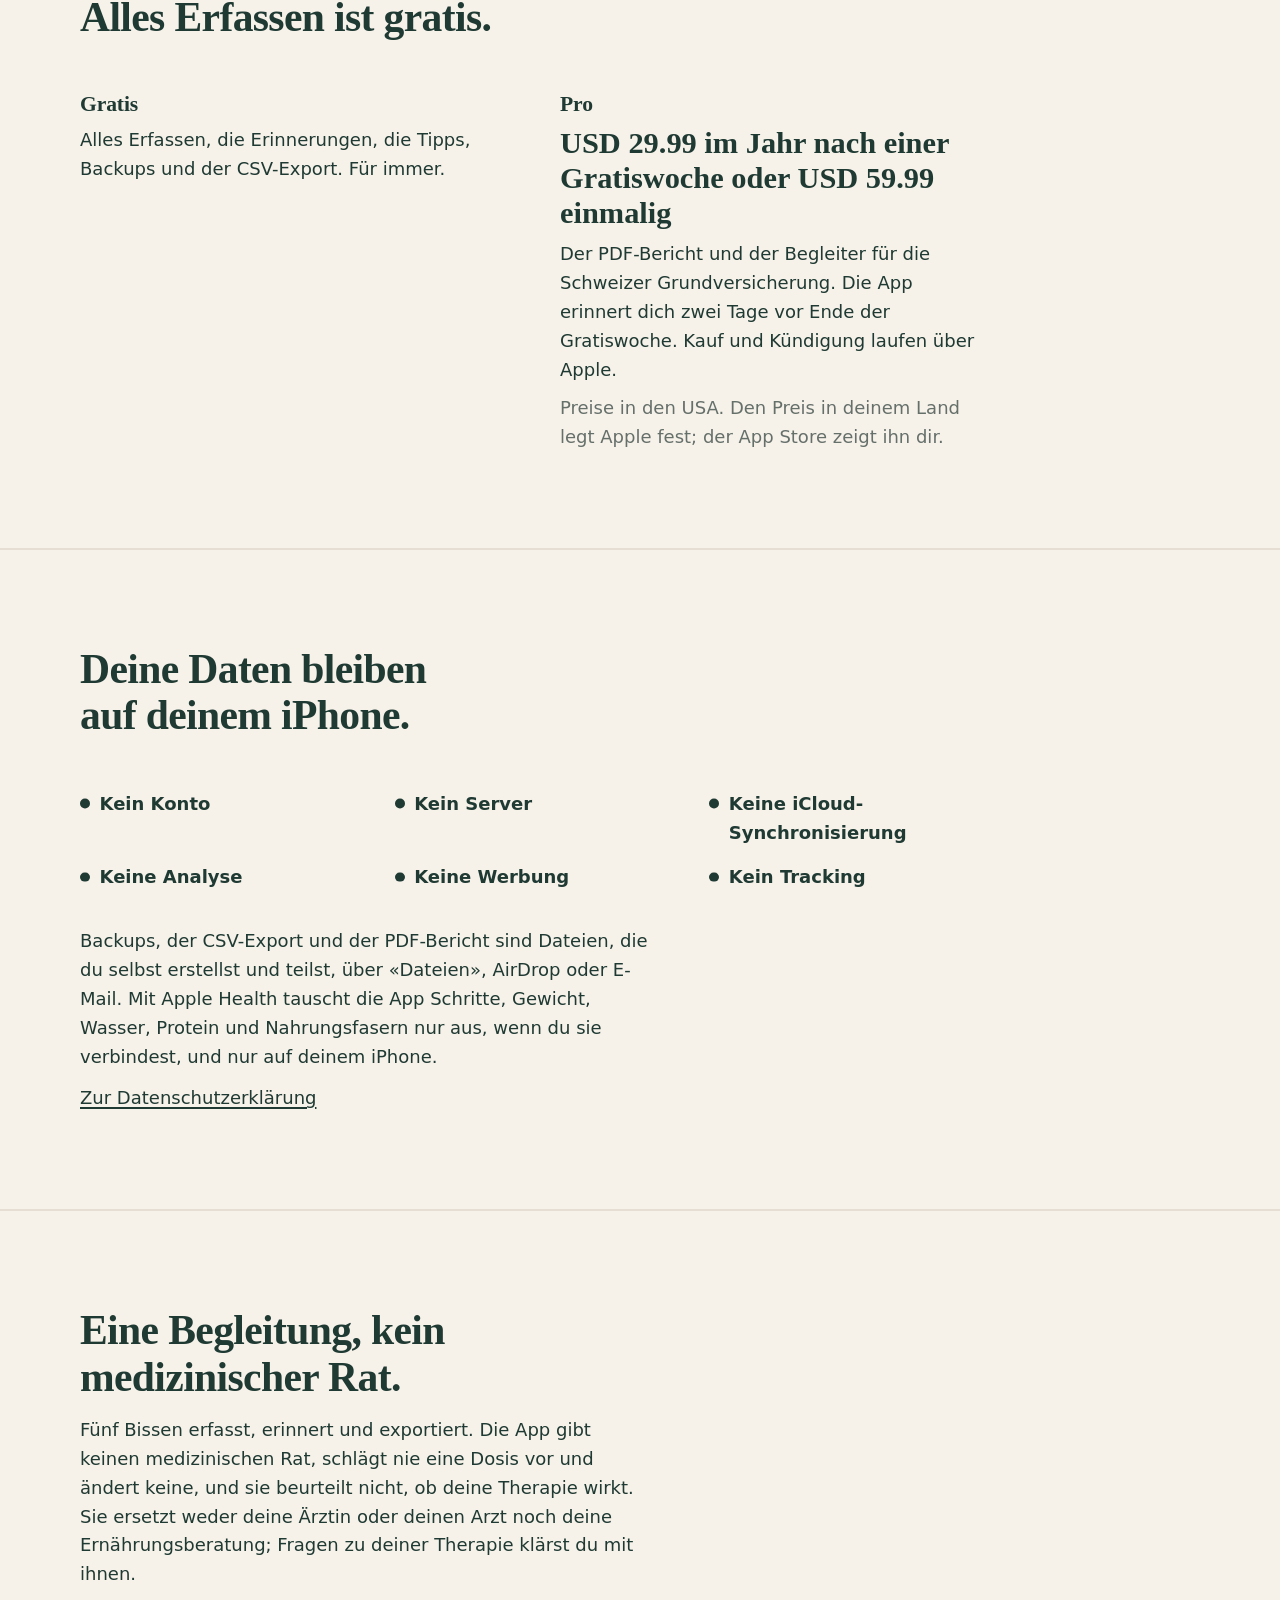
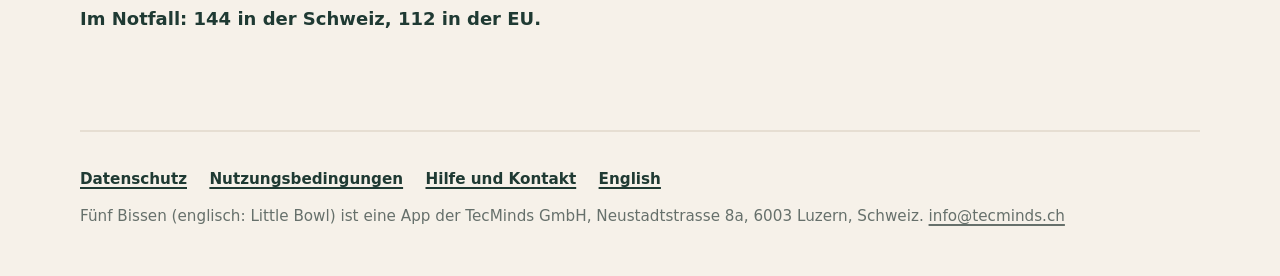
<file: de/index.html>
<!-- Vor Veröffentlichung: heilmittelrechtliche Prüfung (CH HMG/AWV, DE HWG) -->
<!doctype html>
<html lang="de">
<head>
<meta charset="utf-8">
<meta name="viewport" content="width=device-width, initial-scale=1">
<title>Fünf Bissen: Ernährung bei wenig Appetit</title>
<meta name="description" content="Fünf Bissen begleitet dich auf dem iPhone beim Essen mit wenig Appetit, zum Beispiel während einer GLP-1-Therapie: Protein mit zwei Tippen, Wasser in Gläsern, Nahrungsfasern, wie es dir geht, und ein Bericht für deine Ernährungsberatung. Kein Konto, deine Daten bleiben auf dem Handy.">
<link rel="alternate" hreflang="en" href="https://tobiasosdev.github.io/fuenf-bissen-site/">
<link rel="alternate" hreflang="de" href="https://tobiasosdev.github.io/fuenf-bissen-site/de/">
<meta property="og:title" content="Fünf Bissen: Du schaffst nur noch fünf Bissen? Dann muss jeder zählen.">
<meta property="og:description" content="Eine ruhige Ernährungsbegleitung für Tage mit wenig Appetit. Protein mit zwei Tippen, Wasser in Gläsern, Nahrungsfasern und ein Bericht für deine Ernährungsberatung.">
<meta property="og:image" content="https://tobiasosdev.github.io/fuenf-bissen-site/img/icon-512.png">
<meta property="og:type" content="website">
<meta name="theme-color" content="#F6F1E9" media="(prefers-color-scheme: light)">
<meta name="theme-color" content="#1B1D1A" media="(prefers-color-scheme: dark)">
<link rel="icon" href="../favicon.svg" type="image/svg+xml">
<link rel="icon" href="../img/favicon-32.png" sizes="32x32">
<link rel="apple-touch-icon" href="../img/icon-180.png">
<link rel="stylesheet" href="../style.css">
</head>
<body>
<a class="skip" href="#main">Zum Inhalt</a>
<header class="wrap top">
  <a class="lockup" href="./" aria-label="Fünf Bissen, Startseite">
    <svg class="logo" viewBox="0 0 603.968 91" aria-hidden="true"><path d="M 27.597 4.937 L 27.597 85.588 L 18.735 88.859 Q 15.345 90.108 12.936 90.554 Q 10.527 91 9.159 91 Q 7.018 91 6.037 89.929 Q 5.056 88.859 5.056 86.896 L 5.056 21.352 Q 5.056 19.033 4.609 18.081 Q 4.163 17.129 3.152 16.475 L 2.617 16.118 Q 1.19 15.167 0.595 14.215 Q 0 13.263 0 11.776 Q 0 10.052 1.011 8.803 Q 2.022 7.554 4.58 6.483 L 15.226 2.141 Q 18.259 0.892 19.984 0.446 Q 21.709 0 23.196 0 Q 25.397 0 26.497 1.368 Q 27.597 2.736 27.597 4.937 Z M 23.791 56.265 L 19.925 51.864 Q 24.326 44.132 29.828 39.731 Q 35.329 35.329 42.764 35.329 Q 48.215 35.329 52.466 37.849 C 50.519 38.473 49.033 40.057 48.534 42.04 C 48.035 44.022 48.594 46.121 50.014 47.592 C 49.964 47.8 49.921 48.009 49.887 48.22 C 48.432 50.496 48.494 53.425 50.043 55.638 C 51.593 57.851 54.324 58.911 56.96 58.322 C 57.17 58.362 57.381 58.394 57.594 58.418 C 58.645 60.571 60.891 61.877 63.282 61.727 Q 63.212 70.863 59.983 77.38 Q 56.682 84.041 50.823 87.521 Q 44.965 91 37.173 91 Q 31.047 91 26.527 88.205 Q 22.007 85.409 18.557 79.699 L 24.624 72.324 Q 26.348 75.952 28.311 77.409 Q 30.274 78.867 32.475 78.867 Q 34.735 78.867 36.43 77.172 Q 38.125 75.476 39.076 72.146 Q 40.028 68.815 40.028 63.997 Q 40.028 58.763 38.958 55.492 Q 37.887 52.221 36.043 50.675 Q 34.199 49.128 31.761 49.128 Q 29.382 49.128 27.359 50.764 Q 25.337 52.399 23.791 56.265 Z M 117.832 68.4 Q 117.832 70.45 118.432 71.55 Q 119.032 72.65 120.532 72.8 L 124.882 73.2 Q 126.632 73.4 127.357 74.4 Q 128.082 75.4 128.082 76.9 Q 128.082 80.5 124.232 80.5 L 98.182 80.5 Q 96.382 80.5 95.332 79.55 Q 94.282 78.6 94.282 76.95 Q 94.282 75.5 95.007 74.55 Q 95.732 73.6 97.232 73.1 L 98.482 72.7 Q 99.732 72.3 100.432 71.275 Q 101.132 70.25 101.132 68.15 L 101.132 47 Q 101.132 45.7 100.532 45.025 Q 99.932 44.35 98.232 43.6 L 96.932 43.1 Q 94.932 42.2 94.032 41.15 Q 93.132 40.1 93.132 38.65 Q 93.132 37.25 94.107 36.325 Q 95.082 35.4 96.732 35.4 L 105.732 35.4 L 101.332 37.55 L 101.332 35.4 Q 101.332 34.3 100.457 33.175 Q 99.582 32.05 98.507 30.6 Q 97.432 29.15 96.557 27.125 Q 95.682 25.1 95.682 22.3 Q 95.682 16.35 100.557 12.325 Q 105.432 8.3 114.282 8.3 Q 119.982 8.3 123.782 10.025 Q 127.582 11.75 129.557 14.6 Q 131.532 17.45 131.532 20.75 Q 131.532 24.25 129.632 26.175 Q 127.732 28.1 124.732 28.1 Q 121.282 28.1 119.257 26 Q 117.232 23.9 117.232 20.5 L 117.232 18.55 Q 117.232 16.5 116.132 15.475 Q 115.032 14.45 113.082 14.45 Q 110.932 14.45 109.782 15.775 Q 108.632 17.1 108.632 19.35 Q 108.632 21.15 109.457 22.775 Q 110.282 24.4 111.457 25.95 Q 112.632 27.5 113.782 29 Q 114.932 30.5 115.732 32.075 Q 116.532 33.65 116.532 35.2 L 116.532 38.5 L 113.932 35.4 L 125.782 35.4 Q 127.582 35.4 128.557 36.175 Q 129.532 36.95 129.532 38.45 Q 129.532 40.75 127.582 42.25 Q 125.632 43.75 121.282 43.75 L 117.832 43.75 L 117.832 68.4 Z M 167.774 72.95 L 167.774 70.55 L 167.074 70.25 L 167.074 49.55 Q 167.074 47.6 166.649 46.85 Q 166.224 46.1 165.274 45.6 L 163.874 45.45 Q 162.924 44.8 162.324 44.1 Q 161.724 43.4 161.724 42.2 Q 161.724 40.9 162.549 39.925 Q 163.374 38.95 165.224 38.35 L 174.024 34.8 Q 176.274 34.05 177.649 33.65 Q 179.024 33.25 180.424 33.25 Q 182.074 33.25 182.974 34.3 Q 183.874 35.35 183.874 37.05 L 183.874 68.3 Q 183.874 70.55 184.274 71.425 Q 184.674 72.3 185.524 72.85 L 186.374 73.3 Q 187.574 73.9 188.124 74.775 Q 188.674 75.65 188.674 76.95 Q 188.674 78.6 187.624 79.55 Q 186.574 80.5 184.824 80.5 L 175.374 80.5 Q 171.974 80.5 169.874 78.35 Q 167.774 76.2 167.774 72.95 Z M 137.224 66.8 L 137.224 49.55 Q 137.224 47.6 136.799 46.85 Q 136.374 46.1 135.374 45.6 L 134.024 45.45 Q 133.024 44.8 132.424 44.1 Q 131.824 43.4 131.824 42.2 Q 131.824 40.9 132.624 39.925 Q 133.424 38.95 135.274 38.35 L 144.174 34.8 Q 146.424 34 147.799 33.625 Q 149.174 33.25 150.524 33.25 Q 152.174 33.25 153.074 34.3 Q 153.974 35.35 153.974 37.05 L 153.974 62.7 Q 153.974 66.2 155.474 68 Q 156.974 69.8 159.474 69.8 Q 161.274 69.8 163.074 69.025 Q 164.874 68.25 166.874 66.45 L 168.474 64.95 L 171.724 68.8 L 169.474 70.9 Q 163.574 76.8 158.974 79.3 Q 154.374 81.8 150.274 81.8 Q 144.374 81.8 140.799 77.75 Q 137.224 73.7 137.224 66.8 Z M 150.324 29.8 Q 146.524 29.8 144.349 27.75 Q 142.174 25.7 142.174 22.05 Q 142.174 18.45 144.349 16.4 Q 146.524 14.35 150.324 14.35 Q 154.124 14.35 156.299 16.4 Q 158.474 18.45 158.474 22.05 Q 158.474 25.6 156.299 27.7 Q 154.124 29.8 150.324 29.8 Z M 171.024 29.8 Q 167.224 29.8 165.024 27.75 Q 162.824 25.7 162.824 22.05 Q 162.824 18.5 165.024 16.425 Q 167.224 14.35 171.024 14.35 Q 174.874 14.35 177.024 16.4 Q 179.174 18.45 179.174 22.05 Q 179.174 25.6 177.024 27.7 Q 174.874 29.8 171.024 29.8 Z M 214.911 37.15 L 214.911 68.3 Q 214.911 70.75 215.236 71.725 Q 215.561 72.7 216.411 73.25 L 217.511 73.75 Q 219.211 74.95 219.211 76.95 Q 219.211 80.5 215.711 80.5 L 197.261 80.5 Q 195.461 80.5 194.461 79.55 Q 193.461 78.6 193.461 76.95 Q 193.461 75.65 194.011 74.8 Q 194.561 73.95 195.611 73.25 L 196.661 72.85 Q 197.411 72.3 197.811 71.45 Q 198.211 70.6 198.211 68.35 L 198.211 49.55 Q 198.211 47.55 197.736 46.8 Q 197.261 46.05 196.311 45.7 L 194.911 45.4 Q 193.861 44.8 193.311 44.1 Q 192.761 43.4 192.761 42.2 Q 192.761 40.85 193.536 39.925 Q 194.311 39 196.161 38.3 L 205.061 34.9 Q 207.361 34 208.711 33.625 Q 210.061 33.25 211.411 33.25 Q 213.111 33.25 214.011 34.35 Q 214.911 35.45 214.911 37.15 Z M 213.361 50.1 L 210.111 46.3 L 212.361 44.1 Q 218.361 38.05 223.161 35.575 Q 227.961 33.1 232.161 33.1 Q 238.361 33.1 242.036 37.15 Q 245.711 41.2 245.711 48 L 245.711 68.3 Q 245.711 70.65 246.086 71.475 Q 246.461 72.3 247.261 72.8 L 248.261 73.25 Q 249.361 73.95 249.886 74.8 Q 250.411 75.65 250.411 76.95 Q 250.411 78.6 249.411 79.55 Q 248.411 80.5 246.611 80.5 L 228.111 80.5 Q 224.611 80.5 224.611 76.95 Q 224.611 74.95 226.411 73.75 L 227.461 73.25 Q 228.361 72.7 228.686 71.725 Q 229.011 70.75 229.011 68.3 L 229.011 52.2 Q 229.011 48.7 227.386 46.925 Q 225.761 45.15 222.961 45.15 Q 221.011 45.15 218.986 45.9 Q 216.961 46.65 215.011 48.45 L 213.361 50.1 Z M 278.473 68.4 Q 278.473 70.45 279.073 71.55 Q 279.673 72.65 281.173 72.8 L 285.523 73.2 Q 287.273 73.4 287.998 74.4 Q 288.723 75.4 288.723 76.9 Q 288.723 80.5 284.873 80.5 L 258.823 80.5 Q 257.023 80.5 255.973 79.55 Q 254.923 78.6 254.923 76.95 Q 254.923 75.5 255.648 74.55 Q 256.373 73.6 257.873 73.1 L 259.123 72.7 Q 260.373 72.3 261.073 71.275 Q 261.773 70.25 261.773 68.15 L 261.773 47 Q 261.773 45.7 261.173 45.025 Q 260.573 44.35 258.873 43.6 L 257.573 43.1 Q 255.573 42.2 254.673 41.15 Q 253.773 40.1 253.773 38.65 Q 253.773 37.25 254.748 36.325 Q 255.723 35.4 257.373 35.4 L 266.373 35.4 L 261.973 37.55 L 261.973 35.4 Q 261.973 34.3 261.098 33.175 Q 260.223 32.05 259.148 30.6 Q 258.073 29.15 257.198 27.125 Q 256.323 25.1 256.323 22.3 Q 256.323 16.35 261.198 12.325 Q 266.073 8.3 274.923 8.3 Q 280.623 8.3 284.423 10.025 Q 288.223 11.75 290.198 14.6 Q 292.173 17.45 292.173 20.75 Q 292.173 24.25 290.273 26.175 Q 288.373 28.1 285.373 28.1 Q 281.923 28.1 279.898 26 Q 277.873 23.9 277.873 20.5 L 277.873 18.55 Q 277.873 16.5 276.773 15.475 Q 275.673 14.45 273.723 14.45 Q 271.573 14.45 270.423 15.775 Q 269.273 17.1 269.273 19.35 Q 269.273 21.15 270.098 22.775 Q 270.923 24.4 272.098 25.95 Q 273.273 27.5 274.423 29 Q 275.573 30.5 276.373 32.075 Q 277.173 33.65 277.173 35.2 L 277.173 38.5 L 274.573 35.4 L 286.423 35.4 Q 288.223 35.4 289.198 36.175 Q 290.173 36.95 290.173 38.45 Q 290.173 40.75 288.223 42.25 Q 286.273 43.75 281.923 43.75 L 278.473 43.75 L 278.473 68.4 Z M 333.34 9.45 L 333.34 76.35 L 326.99 79.55 Q 324.79 80.45 322.965 80.925 Q 321.14 81.4 319.64 81.4 Q 318.24 81.4 317.415 80.575 Q 316.59 79.75 316.59 78.2 L 316.59 21.9 Q 316.59 19.9 316.19 19.2 Q 315.79 18.5 314.69 18 L 313.39 17.75 Q 312.34 17.2 311.765 16.45 Q 311.19 15.7 311.19 14.55 Q 311.19 13.2 312.015 12.25 Q 312.84 11.3 314.64 10.6 L 323.49 7.2 Q 325.79 6.35 327.165 6 Q 328.54 5.65 329.89 5.65 Q 331.59 5.65 332.465 6.7 Q 333.34 7.75 333.34 9.45 Z M 330.19 50.55 L 327.39 46.9 Q 331.24 40.5 336.24 36.825 Q 341.24 33.15 347.49 33.15 Q 353.14 33.15 357.49 36.025 Q 361.84 38.9 364.315 44.025 Q 366.79 49.15 366.79 56 Q 366.79 63.95 363.765 69.7 Q 360.74 75.45 355.515 78.55 Q 350.29 81.65 343.54 81.65 Q 337.84 81.65 333.54 79.075 Q 329.24 76.5 326.34 71.35 L 330.74 65.7 Q 332.64 69.5 335.09 71.1 Q 337.54 72.7 340.29 72.7 Q 342.94 72.7 345.04 71.025 Q 347.14 69.35 348.29 66.05 Q 349.44 62.75 349.44 57.9 Q 349.44 52.95 348.215 49.7 Q 346.99 46.45 344.815 44.85 Q 342.64 43.25 339.84 43.25 Q 336.94 43.25 334.49 45.025 Q 332.04 46.8 330.19 50.55 Z M 393.535 37.15 L 393.535 68.3 Q 393.535 70.55 393.91 71.4 Q 394.285 72.25 395.085 72.85 L 396.035 73.3 Q 397.135 73.9 397.685 74.775 Q 398.235 75.65 398.235 76.95 Q 398.235 78.6 397.21 79.55 Q 396.185 80.5 394.385 80.5 L 375.885 80.5 Q 374.035 80.5 373.01 79.55 Q 371.985 78.6 371.985 76.95 Q 371.985 75.65 372.56 74.8 Q 373.135 73.95 374.185 73.25 L 375.235 72.85 Q 375.985 72.25 376.41 71.4 Q 376.835 70.55 376.835 68.35 L 376.835 49.55 Q 376.835 47.55 376.36 46.8 Q 375.885 46.05 374.885 45.7 L 373.535 45.4 Q 372.435 44.8 371.885 44.1 Q 371.335 43.4 371.335 42.2 Q 371.335 40.85 372.135 39.925 Q 372.935 39 374.735 38.3 L 383.685 34.9 Q 385.885 34 387.285 33.625 Q 388.685 33.25 390.035 33.25 Q 391.735 33.25 392.635 34.35 Q 393.535 35.45 393.535 37.15 Z M 384.335 27.85 Q 379.735 27.85 377.06 25.45 Q 374.385 23.05 374.385 19.1 Q 374.385 15.15 377.06 12.8 Q 379.735 10.45 384.335 10.45 Q 388.935 10.45 391.66 12.8 Q 394.385 15.15 394.385 19.1 Q 394.385 23.05 391.66 25.45 Q 388.935 27.85 384.335 27.85 Z M 423.388 39.95 Q 420.588 39.95 419.213 41.1 Q 417.838 42.25 417.838 44.05 Q 417.838 45.2 418.438 46.05 Q 419.038 46.9 420.338 47.675 Q 421.638 48.45 423.788 49 Q 431.338 50.7 435.763 53.075 Q 440.188 55.45 442.188 58.625 Q 444.188 61.8 444.188 66.1 Q 444.188 73.1 439.363 77.4 Q 434.538 81.7 424.638 81.7 Q 421.888 81.7 419.788 81.175 Q 417.688 80.65 416.238 80.15 Q 414.788 79.65 413.738 79.65 Q 412.788 79.65 412.138 80.15 Q 411.488 80.65 410.788 81.225 Q 410.088 81.8 409.088 81.8 Q 407.788 81.8 406.788 80.9 Q 405.788 80 405.088 77.95 L 403.038 72.55 Q 402.138 69.65 402.688 67.625 Q 403.238 65.6 404.938 64.95 Q 406.688 64.25 408.588 64.95 Q 410.488 65.65 411.888 67.5 Q 413.638 69.95 415.488 71.575 Q 417.338 73.2 419.363 74.075 Q 421.388 74.95 423.688 74.95 Q 426.838 74.95 428.263 73.65 Q 429.688 72.35 429.688 70.35 Q 429.688 68.9 428.863 67.825 Q 428.038 66.75 426.313 65.95 Q 424.588 65.15 421.688 64.6 Q 415.538 63.5 411.463 61.35 Q 407.388 59.2 405.338 55.95 Q 403.288 52.7 403.288 48.2 Q 403.288 43.75 405.738 40.3 Q 408.188 36.85 412.463 34.975 Q 416.738 33.1 422.488 33.1 Q 425.988 33.1 428.063 33.65 Q 430.138 34.2 431.288 34.775 Q 432.438 35.35 433.138 35.35 Q 433.988 35.35 434.688 34.75 Q 435.388 34.15 436.088 33.65 Q 436.788 33.15 437.738 33.15 Q 438.938 33.15 439.788 33.95 Q 440.638 34.75 441.038 36.65 L 442.588 43.05 Q 443.088 45.7 442.788 47.55 Q 442.488 49.4 440.638 49.85 Q 439.238 50.15 437.638 49.35 Q 436.038 48.55 434.588 46.6 Q 432.288 43.2 429.513 41.575 Q 426.738 39.95 423.388 39.95 Z M 470.162 39.95 Q 467.362 39.95 465.987 41.1 Q 464.612 42.25 464.612 44.05 Q 464.612 45.2 465.212 46.05 Q 465.812 46.9 467.112 47.675 Q 468.412 48.45 470.562 49 Q 478.112 50.7 482.537 53.075 Q 486.962 55.45 488.962 58.625 Q 490.962 61.8 490.962 66.1 Q 490.962 73.1 486.137 77.4 Q 481.312 81.7 471.412 81.7 Q 468.662 81.7 466.562 81.175 Q 464.462 80.65 463.012 80.15 Q 461.562 79.65 460.512 79.65 Q 459.562 79.65 458.912 80.15 Q 458.262 80.65 457.562 81.225 Q 456.862 81.8 455.862 81.8 Q 454.562 81.8 453.562 80.9 Q 452.562 80 451.862 77.95 L 449.812 72.55 Q 448.912 69.65 449.462 67.625 Q 450.012 65.6 451.712 64.95 Q 453.462 64.25 455.362 64.95 Q 457.262 65.65 458.662 67.5 Q 460.412 69.95 462.262 71.575 Q 464.112 73.2 466.137 74.075 Q 468.162 74.95 470.462 74.95 Q 473.612 74.95 475.037 73.65 Q 476.462 72.35 476.462 70.35 Q 476.462 68.9 475.637 67.825 Q 474.812 66.75 473.087 65.95 Q 471.362 65.15 468.462 64.6 Q 462.312 63.5 458.237 61.35 Q 454.162 59.2 452.112 55.95 Q 450.062 52.7 450.062 48.2 Q 450.062 43.75 452.512 40.3 Q 454.962 36.85 459.237 34.975 Q 463.512 33.1 469.262 33.1 Q 472.762 33.1 474.837 33.65 Q 476.912 34.2 478.062 34.775 Q 479.212 35.35 479.912 35.35 Q 480.762 35.35 481.462 34.75 Q 482.162 34.15 482.862 33.65 Q 483.562 33.15 484.512 33.15 Q 485.712 33.15 486.562 33.95 Q 487.412 34.75 487.812 36.65 L 489.362 43.05 Q 489.862 45.7 489.562 47.55 Q 489.262 49.4 487.412 49.85 Q 486.012 50.15 484.412 49.35 Q 482.812 48.55 481.362 46.6 Q 479.062 43.2 476.287 41.575 Q 473.512 39.95 470.162 39.95 Z M 541.836 50.75 Q 541.836 54.55 539.786 56.55 Q 537.736 58.55 533.886 58.55 L 506.586 58.55 L 506.586 52.85 L 521.986 52.85 Q 525.036 52.85 525.036 49.75 Q 525.036 45.65 523.161 43.525 Q 521.286 41.4 518.586 41.4 Q 516.436 41.4 514.686 42.65 Q 512.936 43.9 511.886 46.45 Q 510.836 49 510.836 52.85 Q 510.836 61.3 514.761 65.525 Q 518.686 69.75 525.136 69.75 Q 528.586 69.75 531.586 68.375 Q 534.586 67 536.586 64.8 Q 537.686 63.8 538.411 63.45 Q 539.136 63.1 539.786 63.1 Q 540.636 63.1 541.211 63.75 Q 541.786 64.4 541.786 65.85 Q 541.636 69.95 539.011 73.55 Q 536.386 77.15 531.611 79.4 Q 526.836 81.65 520.286 81.65 Q 512.786 81.65 507.286 78.7 Q 501.786 75.75 498.786 70.425 Q 495.786 65.1 495.786 58 Q 495.786 50.85 498.711 45.225 Q 501.636 39.6 507.286 36.35 Q 512.936 33.1 520.936 33.1 Q 527.436 33.1 532.086 35.475 Q 536.736 37.85 539.286 41.9 Q 541.836 45.95 541.836 50.75 Z M 568.468 37.15 L 568.468 68.3 Q 568.468 70.75 568.793 71.725 Q 569.118 72.7 569.968 73.25 L 571.068 73.75 Q 572.768 74.95 572.768 76.95 Q 572.768 80.5 569.268 80.5 L 550.818 80.5 Q 549.018 80.5 548.018 79.55 Q 547.018 78.6 547.018 76.95 Q 547.018 75.65 547.568 74.8 Q 548.118 73.95 549.168 73.25 L 550.218 72.85 Q 550.968 72.3 551.368 71.45 Q 551.768 70.6 551.768 68.35 L 551.768 49.55 Q 551.768 47.55 551.293 46.8 Q 550.818 46.05 549.868 45.7 L 548.468 45.4 Q 547.418 44.8 546.868 44.1 Q 546.318 43.4 546.318 42.2 Q 546.318 40.85 547.093 39.925 Q 547.868 39 549.718 38.3 L 558.618 34.9 Q 560.918 34 562.268 33.625 Q 563.618 33.25 564.968 33.25 Q 566.668 33.25 567.568 34.35 Q 568.468 35.45 568.468 37.15 Z M 566.918 50.1 L 563.668 46.3 L 565.918 44.1 Q 571.918 38.05 576.718 35.575 Q 581.518 33.1 585.718 33.1 Q 591.918 33.1 595.593 37.15 Q 599.268 41.2 599.268 48 L 599.268 68.3 Q 599.268 70.65 599.643 71.475 Q 600.018 72.3 600.818 72.8 L 601.818 73.25 Q 602.918 73.95 603.443 74.8 Q 603.968 75.65 603.968 76.95 Q 603.968 78.6 602.968 79.55 Q 601.968 80.5 600.168 80.5 L 581.668 80.5 Q 578.168 80.5 578.168 76.95 Q 578.168 74.95 579.968 73.75 L 581.018 73.25 Q 581.918 72.7 582.243 71.725 Q 582.568 70.75 582.568 68.3 L 582.568 52.2 Q 582.568 48.7 580.943 46.925 Q 579.318 45.15 576.518 45.15 Q 574.568 45.15 572.543 45.9 Q 570.518 46.65 568.568 48.45 L 566.918 50.1 Z"/></svg>
  </a>
  <nav><a href="../" hreflang="en" lang="en">English</a></nav>
</header>

<main id="main">
  <section class="wrap hero">
    <div class="hero-text">
      <h1>Du schaffst nur noch fünf Bissen? Dann muss jeder zählen.</h1>
      <p class="lead">Fünf Bissen ist eine Ernährungsbegleitung für Menschen mit wenig Appetit, zum Beispiel während einer GLP-1-Therapie. Protein mit zwei Tippen, Wasser in Gläsern, Nahrungsfasern und wie es dir geht. Ohne Kalorienzählen.</p>
      <p class="made-with">Entwickelt mit einer diplomierten Ernährungsberaterin.</p>
      <p class="store">
        <!-- TODO: # durch den App-Store-Link ersetzen, sobald die App live ist. -->
        <a href="#" aria-disabled="true">Bald im App Store</a>
        <span>Für iPhone, auf Deutsch und Englisch.</span>
      </p>
    </div>

    <figure class="today" aria-label="Beispiel: ein Tag mit fünf kleinen Portionen">
      <div class="today-head">
        <svg class="mark" viewBox="0 0 64 64" aria-hidden="true"><path d="M 29.6 7.929 L 29.6 55.788 L 24.342 57.729 Q 22.33 58.471 20.9 58.735 Q 19.471 59 18.659 59 Q 17.389 59 16.806 58.365 Q 16.224 57.729 16.224 56.565 L 16.224 17.671 Q 16.224 16.294 15.959 15.729 Q 15.695 15.165 15.095 14.776 L 14.777 14.565 Q 13.93 14 13.577 13.435 Q 13.224 12.871 13.224 11.988 Q 13.224 10.965 13.824 10.224 Q 14.424 9.482 15.942 8.847 L 22.259 6.271 Q 24.059 5.529 25.083 5.265 Q 26.106 5 26.989 5 Q 28.295 5 28.948 5.812 Q 29.6 6.624 29.6 7.929 Z M 27.342 38.388 L 25.048 35.776 Q 27.659 31.188 30.924 28.576 Q 34.189 25.965 38.6 25.965 Q 41.835 25.965 44.358 27.46 C 43.203 27.83 42.32 28.77 42.024 29.947 C 41.728 31.123 42.06 32.369 42.902 33.241 C 42.873 33.365 42.848 33.489 42.827 33.614 C 41.964 34.965 42 36.703 42.92 38.016 C 43.839 39.329 45.46 39.958 47.024 39.609 C 47.149 39.632 47.275 39.651 47.401 39.665 C 48.024 40.943 49.357 41.718 50.776 41.629 Q 50.734 47.05 48.818 50.918 Q 46.859 54.871 43.383 56.935 Q 39.906 59 35.283 59 Q 31.648 59 28.965 57.341 Q 26.283 55.682 24.236 52.294 L 27.836 47.918 Q 28.859 50.071 30.024 50.935 Q 31.189 51.8 32.495 51.8 Q 33.836 51.8 34.842 50.794 Q 35.848 49.788 36.412 47.812 Q 36.977 45.835 36.977 42.976 Q 36.977 39.871 36.342 37.929 Q 35.706 35.988 34.612 35.071 Q 33.518 34.153 32.071 34.153 Q 30.659 34.153 29.459 35.124 Q 28.259 36.094 27.342 38.388 Z"/></svg>
        <h2>Heute</h2>
        <p>Fünf Portionen, jede zählt</p>
      </div>
      <ol class="bites">
        <li style="--i:0"><span class="n" aria-hidden="true">1</span><span class="food">Skyr</span><span class="lead-dots"></span><span class="g">16 g</span><span class="portion">150 g</span></li>
        <li style="--i:1"><span class="n" aria-hidden="true">2</span><span class="food">Ei, gekocht</span><span class="lead-dots"></span><span class="g">6,5 g</span><span class="portion">1 Ei</span></li>
        <li style="--i:2"><span class="n" aria-hidden="true">3</span><span class="food">Linsen, gekocht</span><span class="lead-dots"></span><span class="g">13 g</span><span class="portion">150 g</span></li>
        <li style="--i:3"><span class="n" aria-hidden="true">4</span><span class="food">Hüttenkäse</span><span class="lead-dots"></span><span class="g">12 g</span><span class="portion">100 g</span></li>
        <li style="--i:4"><span class="n" aria-hidden="true">5</span><span class="food">Mandeln</span><span class="lead-dots"></span><span class="g">6 g</span><span class="portion">30 g</span></li>
      </ol>
      <div class="meters">
        <div class="meter protein"><span class="label">Protein</span><span class="value">53,5 von 80 g</span><span class="bar" style="--p:.67" aria-hidden="true"><i></i></span></div>
        <div class="meter water"><span class="label">Wasser</span><span class="value">5 von 8 Gläsern</span><span class="glasses" aria-hidden="true"><i class="full" style="--i:0"></i><i class="full" style="--i:1"></i><i class="full" style="--i:2"></i><i class="full" style="--i:3"></i><i class="full" style="--i:4"></i><i></i><i></i><i></i></span></div>
        <div class="meter fibre"><span class="label">Nahrungsfasern</span><span class="value">13,5 von 25 g</span><span class="bar" style="--p:.54" aria-hidden="true"><i></i></span></div>
      </div>
      <p class="today-foot">Ein Beispieltag. Gramm Protein pro Portion.</p>
    </figure>
  </section>

  <section class="section">
    <div class="wrap">
      <div class="intro">
        <h2>Kleine Mengen, einfach gezählt.</h2>
        <p class="muted">Wenn Essen schwerfällt, hilft es zu sehen, was du geschafft hast. Alles hier ist gratis.</p>
      </div>
      <dl class="inside">
        <div class="protein"><dt>Protein mit zwei Tippen</dt><dd>Wähl aus einer Liste mit 43 alltäglichen Portionen, von Magerquark bis Linsen. Ohne Kalorienzählen.</dd></div>
        <div class="water"><dt>Wasser in Gläsern</dt><dd>Ein Tippen für jedes Glas mit 250 ml.</dd></div>
        <div class="fibre"><dt>Nahrungsfasern</dt><dd>Werden mit den Portionen mitgezählt, die du erfasst.</dd></div>
        <div><dt>Krafttraining</dt><dd>Halte deine Trainings im Lauf der Woche fest.</dd></div>
        <div><dt>Wie es dir geht</dt><dd>Notiere, wie du dich fühlst und welche Beschwerden du hast.</dd></div>
        <div><dt>Dein Therapieplan</dt><dd>Medikament, Dosis und Rhythmus, wie deine Ärztin oder dein Arzt sie verordnet hat, mit Erinnerung, Einstichstellen und Pen-Vorrat. Die App hält deinen Plan fest; sie schlägt nie eine Dosis vor.</dd></div>
        <div><dt>Gewicht und Taille</dt><dd>Für deinen eigenen Überblick und deinen Bericht. Apple Health ist freiwillig und beginnt erst, wenn du auf «Mit Apple Health verbinden» tippst: Schritte und Gewichte deiner Waage kommen herein, Wasser, Protein, Nahrungsfasern und Gewicht gehen hinaus.</dd></div>
        <div><dt>Tipps für schwierige Tage</dt><dd>Allgemeine Tipps für Tage, an denen Essen schwerfällt. Für alle gleich und kein Ersatz für deine Ernährungsberatung.</dd></div>
      </dl>
    </div>
  </section>

  <section class="section">
    <div class="wrap">
      <div class="report">
        <div class="report-text">
          <h2>Ein Bericht für deinen nächsten Termin.</h2>
          <p>Fünf Bissen macht aus deinen Einträgen ein PDF für deine Ernährungsberatung oder deine Ärztin oder deinen Arzt: Dosen, Gewicht, Protein, Wasser, Nahrungsfasern, Krafttraining, Schritte und wie es dir ging.</p>
          <p class="muted">Darin steht nur, was du selbst erfasst hast, ohne Bewertung. Der Bericht ist keine Diagnose.</p>
        </div>
        <figure class="sheet" aria-label="Skizze des PDF-Berichts">
          <div class="sheet-head">
            <svg class="mark" viewBox="0 0 64 64" aria-hidden="true"><path d="M 29.6 7.929 L 29.6 55.788 L 24.342 57.729 Q 22.33 58.471 20.9 58.735 Q 19.471 59 18.659 59 Q 17.389 59 16.806 58.365 Q 16.224 57.729 16.224 56.565 L 16.224 17.671 Q 16.224 16.294 15.959 15.729 Q 15.695 15.165 15.095 14.776 L 14.777 14.565 Q 13.93 14 13.577 13.435 Q 13.224 12.871 13.224 11.988 Q 13.224 10.965 13.824 10.224 Q 14.424 9.482 15.942 8.847 L 22.259 6.271 Q 24.059 5.529 25.083 5.265 Q 26.106 5 26.989 5 Q 28.295 5 28.948 5.812 Q 29.6 6.624 29.6 7.929 Z M 27.342 38.388 L 25.048 35.776 Q 27.659 31.188 30.924 28.576 Q 34.189 25.965 38.6 25.965 Q 41.835 25.965 44.358 27.46 C 43.203 27.83 42.32 28.77 42.024 29.947 C 41.728 31.123 42.06 32.369 42.902 33.241 C 42.873 33.365 42.848 33.489 42.827 33.614 C 41.964 34.965 42 36.703 42.92 38.016 C 43.839 39.329 45.46 39.958 47.024 39.609 C 47.149 39.632 47.275 39.651 47.401 39.665 C 48.024 40.943 49.357 41.718 50.776 41.629 Q 50.734 47.05 48.818 50.918 Q 46.859 54.871 43.383 56.935 Q 39.906 59 35.283 59 Q 31.648 59 28.965 57.341 Q 26.283 55.682 24.236 52.294 L 27.836 47.918 Q 28.859 50.071 30.024 50.935 Q 31.189 51.8 32.495 51.8 Q 33.836 51.8 34.842 50.794 Q 35.848 49.788 36.412 47.812 Q 36.977 45.835 36.977 42.976 Q 36.977 39.871 36.342 37.929 Q 35.706 35.988 34.612 35.071 Q 33.518 34.153 32.071 34.153 Q 30.659 34.153 29.459 35.124 Q 28.259 36.094 27.342 38.388 Z"/></svg>
            <b>Bericht zu Ernährung und Therapie</b>
          </div>
          <ul>
            <li style="--w:55%">Dosen</li>
            <li style="--w:80%">Gewicht</li>
            <li class="protein" style="--w:67%">Protein</li>
            <li class="water" style="--w:62%">Wasser</li>
            <li class="fibre" style="--w:54%">Nahrungsfasern</li>
            <li style="--w:40%">Krafttraining</li>
            <li style="--w:72%">Schritte</li>
            <li style="--w:85%">Befinden</li>
          </ul>
          <p class="sheet-foot">Selbst erfasst. Keine Diagnose und keine medizinische Beurteilung.</p>
        </figure>
      </div>

      <div class="swiss">
        <div class="intro">
          <h3>In der Schweiz: bereit für deine Kontrolltermine.</h3>
          <p class="muted">Der Begleiter für die Schweizer Grundversicherung zeigt dir, wann die Kontrolltermine für deine Krankenkasse anstehen. So hast du den Bericht zu jedem Termin dabei.</p>
        </div>
        <ol class="controls">
          <li><span class="stop" aria-hidden="true"></span><span class="when">Start</span><span class="what">Der Tag, an dem deine Therapie beginnt, eingetragen in den Einstellungen.</span></li>
          <li><span class="stop" aria-hidden="true"></span><span class="when">Woche 16</span><span class="what">Der erste Kontrolltermin.</span></li>
          <li><span class="stop" aria-hidden="true"></span><span class="when">Monat 10</span><span class="what">Der zweite Kontrolltermin.</span></li>
          <li><span class="stop" aria-hidden="true"></span><span class="when">Alle 6 Monate</span><span class="what">Die Kontrollen danach.</span></li>
        </ol>
      </div>
    </div>
  </section>

  <section class="section">
    <div class="wrap">
      <div class="intro">
        <h2>Alles Erfassen ist gratis.</h2>
      </div>
      <div class="price">
        <div>
          <h3>Gratis</h3>
          <p>Alles Erfassen, die Erinnerungen, die Tipps, Backups und der CSV-Export. Für immer.</p>
        </div>
        <div>
          <h3>Pro</h3>
          <p class="amount">USD 29.99 im Jahr nach einer Gratiswoche oder USD 59.99 einmalig</p>
          <p>Der PDF-Bericht und der Begleiter für die Schweizer Grundversicherung. Die App erinnert dich zwei Tage vor Ende der Gratiswoche. Kauf und Kündigung laufen über Apple.</p>
          <p class="muted">Preise in den USA. Den Preis in deinem Land legt Apple fest; der App Store zeigt ihn dir.</p>
        </div>
      </div>
    </div>
  </section>

  <section class="section">
    <div class="wrap">
      <div class="intro">
        <h2>Deine Daten bleiben auf deinem iPhone.</h2>
      </div>
      <ul class="facts">
        <li>Kein Konto</li>
        <li>Kein Server</li>
        <li>Keine iCloud-Synchronisierung</li>
        <li>Keine Analyse</li>
        <li>Keine Werbung</li>
        <li>Kein Tracking</li>
      </ul>
      <div class="after">
        <p>Backups, der CSV-Export und der PDF-Bericht sind Dateien, die du selbst erstellst und teilst, über «Dateien», AirDrop oder E-Mail. Mit Apple Health tauscht die App Schritte, Gewicht, Wasser, Protein und Nahrungsfasern nur aus, wenn du sie verbindest, und nur auf deinem iPhone.</p>
        <p><a href="privacy.html">Zur Datenschutzerklärung</a></p>
      </div>
    </div>
  </section>

  <section class="section">
    <div class="wrap">
      <div class="safety">
        <h2>Eine Begleitung, kein medizinischer Rat.</h2>
        <p>Fünf Bissen erfasst, erinnert und exportiert. Die App gibt keinen medizinischen Rat, schlägt nie eine Dosis vor und ändert keine, und sie beurteilt nicht, ob deine Therapie wirkt. Sie ersetzt weder deine Ärztin oder deinen Arzt noch deine Ernährungsberatung; Fragen zu deiner Therapie klärst du mit ihnen.</p>
        <p class="emergency">Im Notfall: 144 in der Schweiz, 112 in der EU.</p>
      </div>
    </div>
  </section>
</main>

<footer class="wrap foot">
  <nav><a href="privacy.html">Datenschutz</a><a href="terms.html">Nutzungsbedingungen</a><a href="support.html">Hilfe und Kontakt</a><a href="../" hreflang="en" lang="en">English</a></nav>
  <p>Fünf Bissen (englisch: Little Bowl) ist eine App der TecMinds GmbH, Neustadtstrasse 8a, 6003 Luzern, Schweiz. <a href="mailto:info@tecminds.ch">info@tecminds.ch</a></p>
</footer>
</body>
</html>
</file>
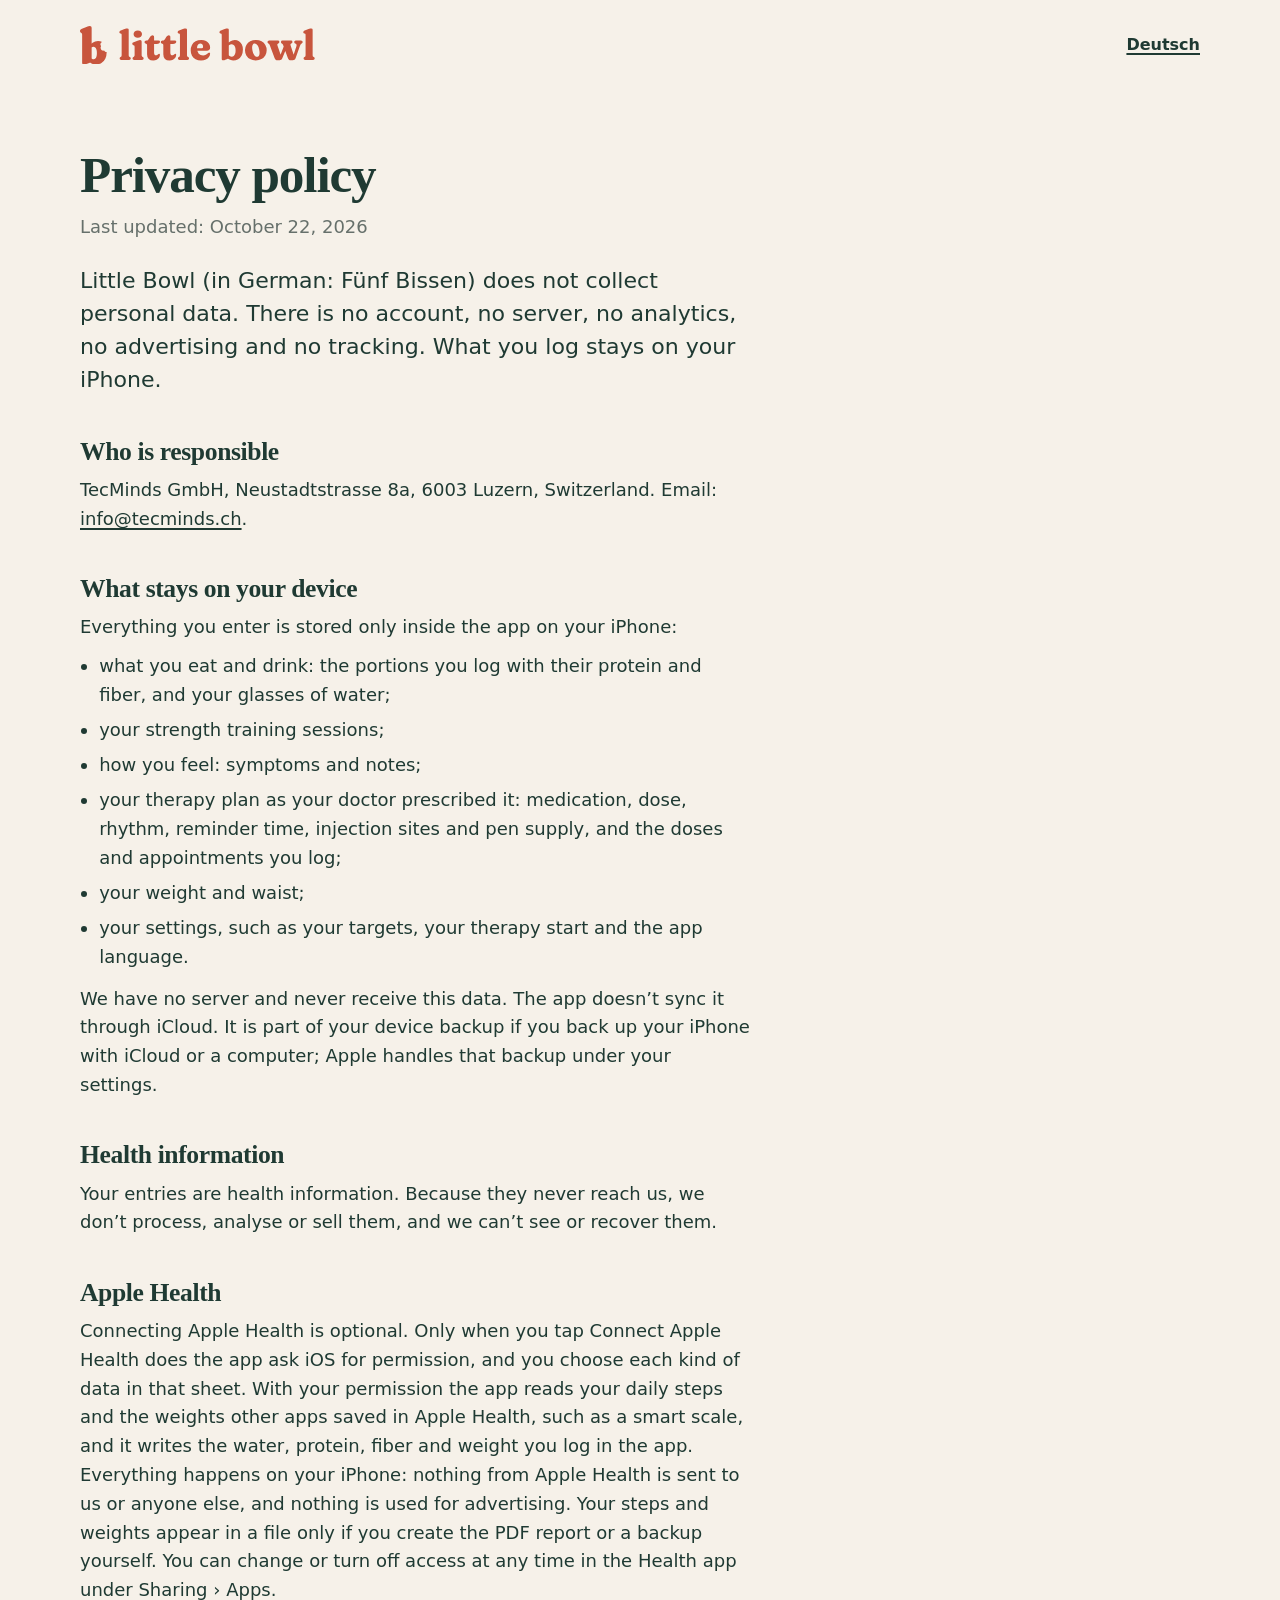
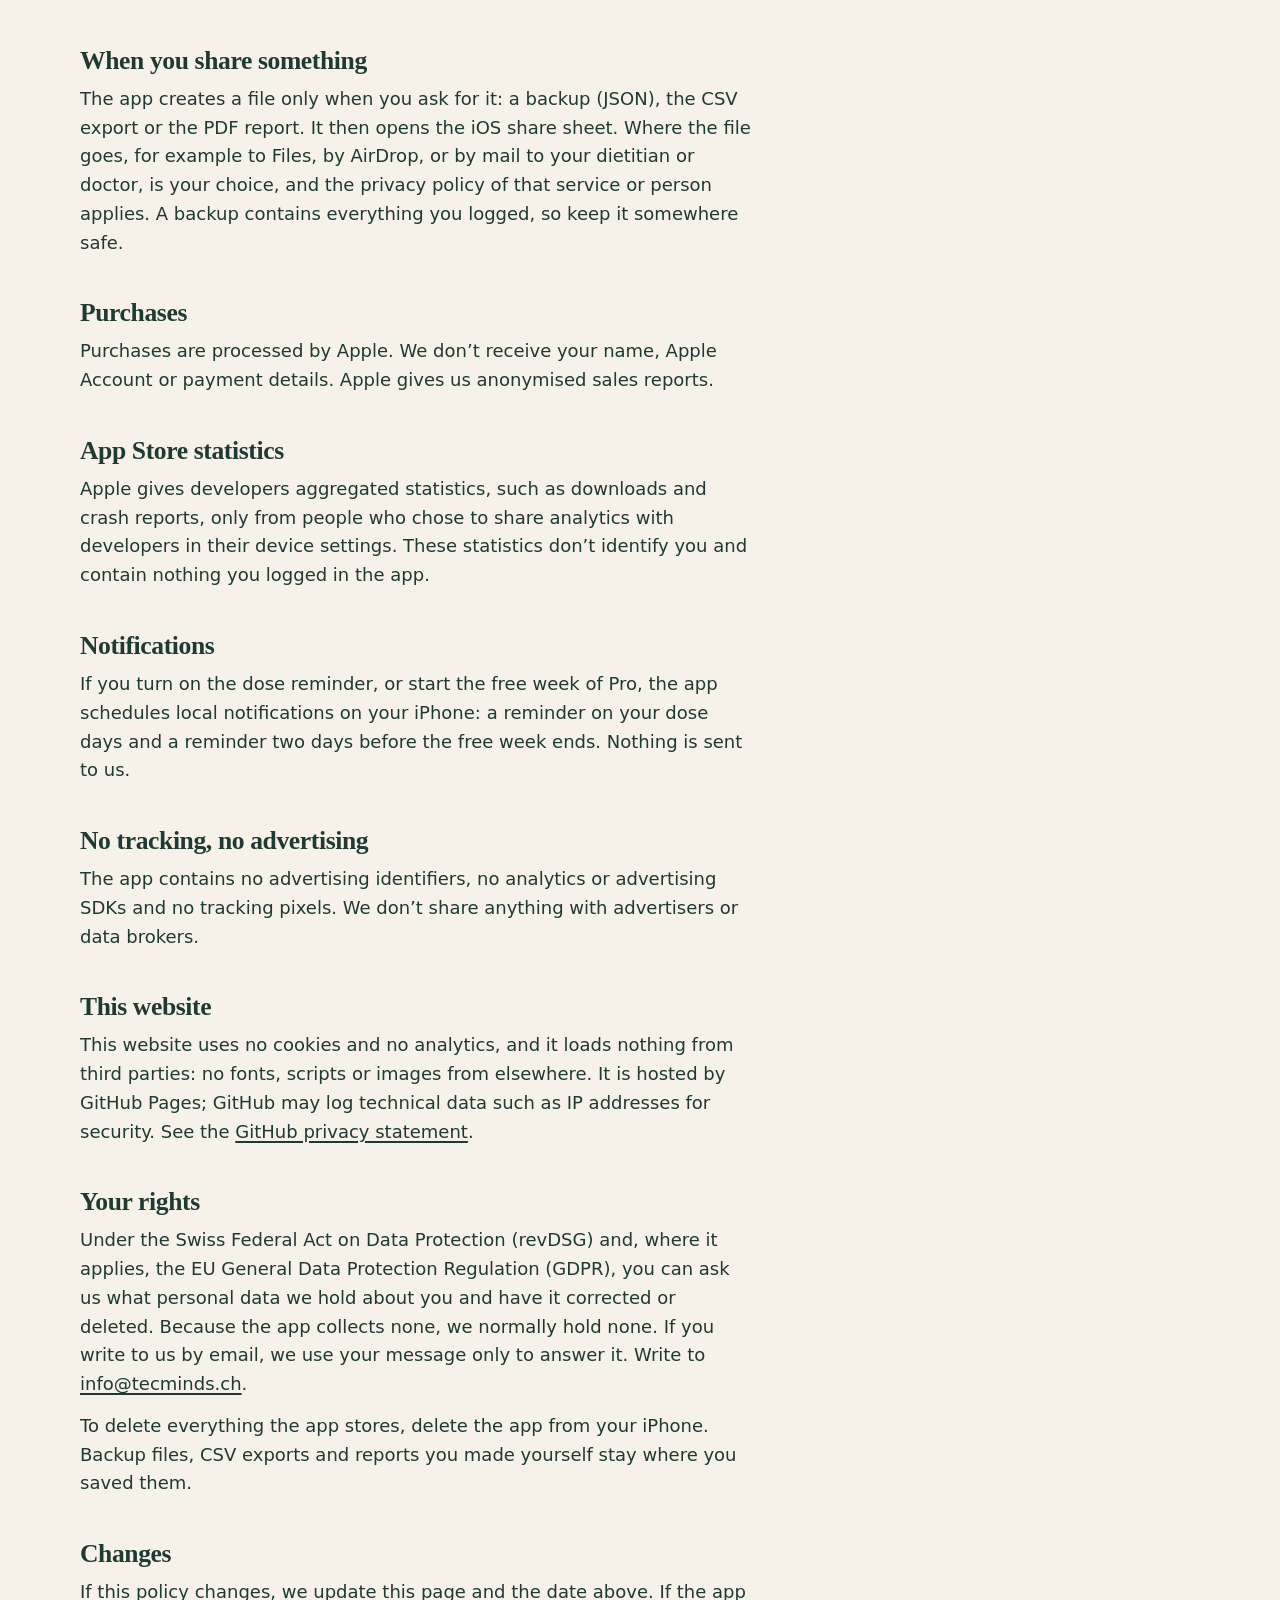
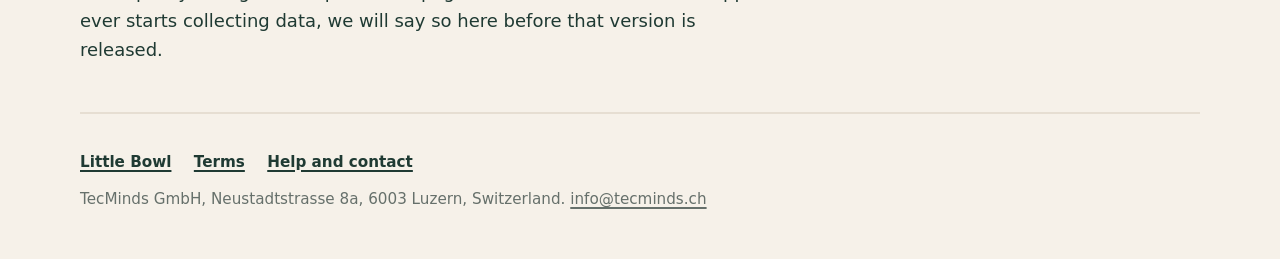
<file: privacy.html>
<!doctype html>
<html lang="en">
<head>
<meta charset="utf-8">
<meta name="viewport" content="width=device-width, initial-scale=1">
<title>Privacy policy: Little Bowl</title>
<meta name="description" content="Little Bowl collects no personal data. No account, no server, no analytics. What you log stays on your iPhone.">
<link rel="alternate" hreflang="en" href="https://tobiasosdev.github.io/fuenf-bissen-site/privacy.html">
<link rel="alternate" hreflang="de" href="https://tobiasosdev.github.io/fuenf-bissen-site/de/privacy.html">
<meta name="theme-color" content="#F6F1E9" media="(prefers-color-scheme: light)">
<meta name="theme-color" content="#1B1D1A" media="(prefers-color-scheme: dark)">
<link rel="icon" href="favicon.svg" type="image/svg+xml">
<link rel="icon" href="img/favicon-32.png" sizes="32x32">
<link rel="apple-touch-icon" href="img/icon-180.png">
<link rel="stylesheet" href="style.css">
</head>
<body>
<header class="wrap top">
  <a class="lockup" href="./" aria-label="Little Bowl, home">
    <svg class="logo" viewBox="0 0 556.285 91" aria-hidden="true"><path d="M 27.597 4.937 L 27.597 85.588 L 18.735 88.859 Q 15.345 90.108 12.936 90.554 Q 10.527 91 9.159 91 Q 7.018 91 6.037 89.929 Q 5.056 88.859 5.056 86.896 L 5.056 21.352 Q 5.056 19.033 4.609 18.081 Q 4.163 17.129 3.152 16.475 L 2.617 16.118 Q 1.19 15.167 0.595 14.215 Q 0 13.263 0 11.776 Q 0 10.052 1.011 8.803 Q 2.022 7.554 4.58 6.483 L 15.226 2.141 Q 18.259 0.892 19.984 0.446 Q 21.709 0 23.196 0 Q 25.397 0 26.497 1.368 Q 27.597 2.736 27.597 4.937 Z M 23.791 56.265 L 19.925 51.864 Q 24.326 44.132 29.828 39.731 Q 35.329 35.329 42.764 35.329 Q 48.215 35.329 52.466 37.849 C 50.519 38.473 49.033 40.057 48.534 42.04 C 48.035 44.022 48.594 46.121 50.014 47.592 C 49.964 47.8 49.921 48.009 49.887 48.22 C 48.432 50.496 48.494 53.425 50.043 55.638 C 51.593 57.851 54.324 58.911 56.96 58.322 C 57.17 58.362 57.381 58.394 57.594 58.418 C 58.645 60.571 60.891 61.877 63.282 61.727 Q 63.212 70.863 59.983 77.38 Q 56.682 84.041 50.823 87.521 Q 44.965 91 37.173 91 Q 31.047 91 26.527 88.205 Q 22.007 85.409 18.557 79.699 L 24.624 72.324 Q 26.348 75.952 28.311 77.409 Q 30.274 78.867 32.475 78.867 Q 34.735 78.867 36.43 77.172 Q 38.125 75.476 39.076 72.146 Q 40.028 68.815 40.028 63.997 Q 40.028 58.763 38.958 55.492 Q 37.887 52.221 36.043 50.675 Q 34.199 49.128 31.761 49.128 Q 29.382 49.128 27.359 50.764 Q 25.337 52.399 23.791 56.265 Z M 115.432 9.45 L 115.432 68.3 Q 115.432 70.6 115.857 71.45 Q 116.282 72.3 117.082 72.85 L 118.032 73.3 Q 119.182 73.9 119.732 74.775 Q 120.282 75.65 120.282 76.95 Q 120.282 78.6 119.232 79.55 Q 118.182 80.5 116.382 80.5 L 97.882 80.5 Q 96.032 80.5 95.032 79.55 Q 94.032 78.6 94.032 76.95 Q 94.032 75.65 94.582 74.775 Q 95.132 73.9 96.132 73.25 L 97.232 72.85 Q 97.932 72.3 98.332 71.45 Q 98.732 70.6 98.732 68.35 L 98.732 21.9 Q 98.732 19.9 98.332 19.2 Q 97.932 18.5 96.832 18 L 95.482 17.75 Q 94.432 17.2 93.882 16.45 Q 93.332 15.7 93.332 14.55 Q 93.332 13.2 94.132 12.25 Q 94.932 11.3 96.732 10.6 L 105.632 7.2 Q 107.932 6.35 109.307 6 Q 110.682 5.65 112.032 5.65 Q 113.732 5.65 114.582 6.7 Q 115.432 7.75 115.432 9.45 Z M 146.129 37.15 L 146.129 68.3 Q 146.129 70.55 146.504 71.4 Q 146.879 72.25 147.679 72.85 L 148.629 73.3 Q 149.729 73.9 150.279 74.775 Q 150.829 75.65 150.829 76.95 Q 150.829 78.6 149.804 79.55 Q 148.779 80.5 146.979 80.5 L 128.479 80.5 Q 126.629 80.5 125.604 79.55 Q 124.579 78.6 124.579 76.95 Q 124.579 75.65 125.154 74.8 Q 125.729 73.95 126.779 73.25 L 127.829 72.85 Q 128.579 72.25 129.004 71.4 Q 129.429 70.55 129.429 68.35 L 129.429 49.55 Q 129.429 47.55 128.954 46.8 Q 128.479 46.05 127.479 45.7 L 126.129 45.4 Q 125.029 44.8 124.479 44.1 Q 123.929 43.4 123.929 42.2 Q 123.929 40.85 124.729 39.925 Q 125.529 39 127.329 38.3 L 136.279 34.9 Q 138.479 34 139.879 33.625 Q 141.279 33.25 142.629 33.25 Q 144.329 33.25 145.229 34.35 Q 146.129 35.45 146.129 37.15 Z M 136.929 27.85 Q 132.329 27.85 129.654 25.45 Q 126.979 23.05 126.979 19.1 Q 126.979 15.15 129.654 12.8 Q 132.329 10.45 136.929 10.45 Q 141.529 10.45 144.254 12.8 Q 146.979 15.15 146.979 19.1 Q 146.979 23.05 144.254 25.45 Q 141.529 27.85 136.929 27.85 Z M 156.683 42.1 L 155.283 41.6 Q 154.033 41.05 153.533 40.175 Q 153.033 39.3 153.033 37.95 Q 153.033 36.4 154.133 35.375 Q 155.233 34.35 157.033 34.35 L 158.933 34.35 Q 159.783 34.35 160.658 33.65 Q 161.533 32.95 162.733 31.3 L 166.283 25.6 Q 167.483 23.95 168.958 22.9 Q 170.433 21.85 171.883 21.85 Q 173.583 21.85 174.608 22.9 Q 175.633 23.95 175.633 26 L 175.633 63.5 Q 175.633 66.5 176.858 68.05 Q 178.083 69.6 180.333 69.6 Q 181.733 69.6 182.758 69.025 Q 183.783 68.45 184.583 67.725 Q 185.383 67 186.133 66.375 Q 186.883 65.75 187.683 65.9 Q 188.433 65.9 188.983 66.6 Q 189.533 67.3 189.483 68.9 Q 189.483 72.2 187.383 75.1 Q 185.283 78 181.758 79.8 Q 178.233 81.6 173.883 81.6 Q 166.583 81.6 162.783 78.025 Q 158.983 74.45 158.983 66.95 L 158.983 46.1 Q 158.983 44.25 158.458 43.425 Q 157.933 42.6 156.683 42.1 Z M 169.583 42.65 L 169.583 34.35 L 186.033 34.35 Q 187.733 34.35 188.708 35.125 Q 189.683 35.9 189.683 37.45 Q 189.683 39.65 187.783 41.15 Q 185.883 42.65 181.533 42.65 L 169.583 42.65 Z M 195.204 42.1 L 193.804 41.6 Q 192.554 41.05 192.054 40.175 Q 191.554 39.3 191.554 37.95 Q 191.554 36.4 192.654 35.375 Q 193.754 34.35 195.554 34.35 L 197.454 34.35 Q 198.304 34.35 199.179 33.65 Q 200.054 32.95 201.254 31.3 L 204.804 25.6 Q 206.004 23.95 207.479 22.9 Q 208.954 21.85 210.404 21.85 Q 212.104 21.85 213.129 22.9 Q 214.154 23.95 214.154 26 L 214.154 63.5 Q 214.154 66.5 215.379 68.05 Q 216.604 69.6 218.854 69.6 Q 220.254 69.6 221.279 69.025 Q 222.304 68.45 223.104 67.725 Q 223.904 67 224.654 66.375 Q 225.404 65.75 226.204 65.9 Q 226.954 65.9 227.504 66.6 Q 228.054 67.3 228.004 68.9 Q 228.004 72.2 225.904 75.1 Q 223.804 78 220.279 79.8 Q 216.754 81.6 212.404 81.6 Q 205.104 81.6 201.304 78.025 Q 197.504 74.45 197.504 66.95 L 197.504 46.1 Q 197.504 44.25 196.979 43.425 Q 196.454 42.6 195.204 42.1 Z M 208.104 42.65 L 208.104 34.35 L 224.554 34.35 Q 226.254 34.35 227.229 35.125 Q 228.204 35.9 228.204 37.45 Q 228.204 39.65 226.304 41.15 Q 224.404 42.65 220.054 42.65 L 208.104 42.65 Z M 253.625 9.45 L 253.625 68.3 Q 253.625 70.6 254.05 71.45 Q 254.475 72.3 255.275 72.85 L 256.225 73.3 Q 257.375 73.9 257.925 74.775 Q 258.475 75.65 258.475 76.95 Q 258.475 78.6 257.425 79.55 Q 256.375 80.5 254.575 80.5 L 236.075 80.5 Q 234.225 80.5 233.225 79.55 Q 232.225 78.6 232.225 76.95 Q 232.225 75.65 232.775 74.775 Q 233.325 73.9 234.325 73.25 L 235.425 72.85 Q 236.125 72.3 236.525 71.45 Q 236.925 70.6 236.925 68.35 L 236.925 21.9 Q 236.925 19.9 236.525 19.2 Q 236.125 18.5 235.025 18 L 233.675 17.75 Q 232.625 17.2 232.075 16.45 Q 231.525 15.7 231.525 14.55 Q 231.525 13.2 232.325 12.25 Q 233.125 11.3 234.925 10.6 L 243.825 7.2 Q 246.125 6.35 247.5 6 Q 248.875 5.65 250.225 5.65 Q 251.925 5.65 252.775 6.7 Q 253.625 7.75 253.625 9.45 Z M 308.472 50.75 Q 308.472 54.55 306.422 56.55 Q 304.372 58.55 300.522 58.55 L 273.222 58.55 L 273.222 52.85 L 288.622 52.85 Q 291.672 52.85 291.672 49.75 Q 291.672 45.65 289.797 43.525 Q 287.922 41.4 285.222 41.4 Q 283.072 41.4 281.322 42.65 Q 279.572 43.9 278.522 46.45 Q 277.472 49 277.472 52.85 Q 277.472 61.3 281.397 65.525 Q 285.322 69.75 291.772 69.75 Q 295.222 69.75 298.222 68.375 Q 301.222 67 303.222 64.8 Q 304.322 63.8 305.047 63.45 Q 305.772 63.1 306.422 63.1 Q 307.272 63.1 307.847 63.75 Q 308.422 64.4 308.422 65.85 Q 308.272 69.95 305.647 73.55 Q 303.022 77.15 298.247 79.4 Q 293.472 81.65 286.922 81.65 Q 279.422 81.65 273.922 78.7 Q 268.422 75.75 265.422 70.425 Q 262.422 65.1 262.422 58 Q 262.422 50.85 265.347 45.225 Q 268.272 39.6 273.922 36.35 Q 279.572 33.1 287.572 33.1 Q 294.072 33.1 298.722 35.475 Q 303.372 37.85 305.922 41.9 Q 308.472 45.95 308.472 50.75 Z M 352.73 9.45 L 352.73 76.35 L 346.38 79.55 Q 344.18 80.45 342.355 80.925 Q 340.53 81.4 339.03 81.4 Q 337.63 81.4 336.805 80.575 Q 335.98 79.75 335.98 78.2 L 335.98 21.9 Q 335.98 19.9 335.58 19.2 Q 335.18 18.5 334.08 18 L 332.78 17.75 Q 331.73 17.2 331.155 16.45 Q 330.58 15.7 330.58 14.55 Q 330.58 13.2 331.405 12.25 Q 332.23 11.3 334.03 10.6 L 342.88 7.2 Q 345.18 6.35 346.555 6 Q 347.93 5.65 349.28 5.65 Q 350.98 5.65 351.855 6.7 Q 352.73 7.75 352.73 9.45 Z M 349.58 50.55 L 346.78 46.9 Q 350.63 40.5 355.63 36.825 Q 360.63 33.15 366.88 33.15 Q 372.53 33.15 376.88 36.025 Q 381.23 38.9 383.705 44.025 Q 386.18 49.15 386.18 56 Q 386.18 63.95 383.155 69.7 Q 380.13 75.45 374.905 78.55 Q 369.68 81.65 362.93 81.65 Q 357.23 81.65 352.93 79.075 Q 348.63 76.5 345.73 71.35 L 350.13 65.7 Q 352.03 69.5 354.48 71.1 Q 356.93 72.7 359.68 72.7 Q 362.33 72.7 364.43 71.025 Q 366.53 69.35 367.68 66.05 Q 368.83 62.75 368.83 57.9 Q 368.83 52.95 367.605 49.7 Q 366.38 46.45 364.205 44.85 Q 362.03 43.25 359.23 43.25 Q 356.33 43.25 353.88 45.025 Q 351.43 46.8 349.58 50.55 Z M 417.124 33.1 Q 424.724 33.1 430.449 36.225 Q 436.174 39.35 439.349 44.875 Q 442.524 50.4 442.524 57.55 Q 442.524 64.3 439.224 69.775 Q 435.924 75.25 430.074 78.425 Q 424.224 81.6 416.524 81.6 Q 408.874 81.6 403.149 78.5 Q 397.424 75.4 394.249 69.875 Q 391.074 64.35 391.074 57.15 Q 391.074 50.35 394.374 44.95 Q 397.674 39.55 403.499 36.325 Q 409.324 33.1 417.124 33.1 Z M 420.724 73.05 Q 422.824 72.5 424.149 70.275 Q 425.474 68.05 425.649 64.35 Q 425.824 60.65 424.674 55.65 Q 423.424 50.35 421.549 47.1 Q 419.674 43.85 417.499 42.5 Q 415.324 41.15 413.074 41.7 Q 410.874 42.15 409.549 44.325 Q 408.224 46.5 408.049 50.175 Q 407.874 53.85 409.024 59.05 Q 410.324 64.35 412.199 67.6 Q 414.074 70.85 416.274 72.175 Q 418.474 73.5 420.724 73.05 Z M 473.198 81.15 L 467.648 81.15 Q 465.398 81.15 463.798 79.9 Q 462.198 78.65 461.198 75.8 L 449.948 45.85 Q 449.348 44.35 448.773 43.4 Q 448.198 42.45 447.598 42 L 446.398 41.3 Q 445.298 40.4 444.898 39.675 Q 444.498 38.95 444.498 37.8 Q 444.498 36.2 445.523 35.275 Q 446.548 34.35 448.298 34.35 L 469.148 34.35 Q 470.848 34.35 471.648 35.225 Q 472.448 36.1 472.448 37.7 Q 472.448 39 471.873 39.925 Q 471.298 40.85 470.198 41.5 L 469.248 42 Q 467.798 42.7 467.748 43.975 Q 467.698 45.25 468.698 48.1 L 477.598 74.05 L 472.948 74.45 L 484.248 44.75 L 490.698 48.95 L 479.548 76.35 Q 478.498 79.1 476.798 80.125 Q 475.098 81.15 473.198 81.15 Z M 504.498 81.15 L 499.148 81.15 Q 496.998 81.15 495.373 79.9 Q 493.748 78.65 492.698 75.85 L 481.648 45.7 Q 481.148 44.4 480.598 43.5 Q 480.048 42.6 479.248 42.05 L 478.098 41.45 Q 477.148 40.65 476.773 39.825 Q 476.398 39 476.398 37.8 Q 476.398 34.35 479.848 34.35 L 500.448 34.35 Q 503.648 34.35 503.648 37.8 Q 503.648 39.25 503.023 39.975 Q 502.398 40.7 501.198 41.45 L 500.148 42.05 Q 498.798 42.8 498.898 44.125 Q 498.998 45.45 499.848 48.05 L 508.448 73.95 L 504.248 74.4 L 512.848 48.3 Q 513.748 45.8 513.373 44.35 Q 512.998 42.9 511.398 42 L 510.198 41.5 Q 508.948 40.8 508.423 40.025 Q 507.898 39.25 507.898 37.8 Q 507.898 36.2 508.798 35.275 Q 509.698 34.35 511.298 34.35 L 523.848 34.35 Q 525.748 34.35 526.748 35.275 Q 527.748 36.2 527.748 37.8 Q 527.748 38.95 527.323 39.725 Q 526.898 40.5 525.648 41.45 L 524.748 41.9 Q 523.848 42.5 522.998 43.9 Q 522.148 45.3 521.098 48.1 L 510.998 76.4 Q 510.048 79.05 508.323 80.1 Q 506.598 81.15 504.498 81.15 Z M 551.435 9.45 L 551.435 68.3 Q 551.435 70.6 551.86 71.45 Q 552.285 72.3 553.085 72.85 L 554.035 73.3 Q 555.185 73.9 555.735 74.775 Q 556.285 75.65 556.285 76.95 Q 556.285 78.6 555.235 79.55 Q 554.185 80.5 552.385 80.5 L 533.885 80.5 Q 532.035 80.5 531.035 79.55 Q 530.035 78.6 530.035 76.95 Q 530.035 75.65 530.585 74.775 Q 531.135 73.9 532.135 73.25 L 533.235 72.85 Q 533.935 72.3 534.335 71.45 Q 534.735 70.6 534.735 68.35 L 534.735 21.9 Q 534.735 19.9 534.335 19.2 Q 533.935 18.5 532.835 18 L 531.485 17.75 Q 530.435 17.2 529.885 16.45 Q 529.335 15.7 529.335 14.55 Q 529.335 13.2 530.135 12.25 Q 530.935 11.3 532.735 10.6 L 541.635 7.2 Q 543.935 6.35 545.31 6 Q 546.685 5.65 548.035 5.65 Q 549.735 5.65 550.585 6.7 Q 551.435 7.75 551.435 9.45 Z"/></svg>
  </a>
  <nav><a href="de/privacy.html" hreflang="de" lang="de">Deutsch</a></nav>
</header>

<main class="wrap">
  <article class="page">
    <h1>Privacy policy</h1>
    <p class="muted">Last updated: October 22, 2026</p>

    <p class="lead">Little Bowl (in German: Fünf Bissen) does not collect personal data. There is no account, no server, no analytics, no advertising and no tracking. What you log stays on your iPhone.</p>

    <h2>Who is responsible</h2>
    <p>TecMinds GmbH, Neustadtstrasse 8a, 6003 Luzern, Switzerland. Email: <a href="mailto:info@tecminds.ch">info@tecminds.ch</a>.</p>

    <h2>What stays on your device</h2>
    <p>Everything you enter is stored only inside the app on your iPhone:</p>
    <ul>
      <li>what you eat and drink: the portions you log with their protein and fiber, and your glasses of water;</li>
      <li>your strength training sessions;</li>
      <li>how you feel: symptoms and notes;</li>
      <li>your therapy plan as your doctor prescribed it: medication, dose, rhythm, reminder time, injection sites and pen supply, and the doses and appointments you log;</li>
      <li>your weight and waist;</li>
      <li>your settings, such as your targets, your therapy start and the app language.</li>
    </ul>
    <p>We have no server and never receive this data. The app doesn’t sync it through iCloud. It is part of your device backup if you back up your iPhone with iCloud or a computer; Apple handles that backup under your settings.</p>

    <h2>Health information</h2>
    <p>Your entries are health information. Because they never reach us, we don’t process, analyse or sell them, and we can’t see or recover them.</p>

    <h2>Apple Health</h2>
    <p>Connecting Apple Health is optional. Only when you tap Connect Apple Health does the app ask iOS for permission, and you choose each kind of data in that sheet. With your permission the app reads your daily steps and the weights other apps saved in Apple Health, such as a smart scale, and it writes the water, protein, fiber and weight you log in the app. Everything happens on your iPhone: nothing from Apple Health is sent to us or anyone else, and nothing is used for advertising. Your steps and weights appear in a file only if you create the PDF report or a backup yourself. You can change or turn off access at any time in the Health app under Sharing › Apps.</p>

    <h2>When you share something</h2>
    <p>The app creates a file only when you ask for it: a backup (JSON), the CSV export or the PDF report. It then opens the iOS share sheet. Where the file goes, for example to Files, by AirDrop, or by mail to your dietitian or doctor, is your choice, and the privacy policy of that service or person applies. A backup contains everything you logged, so keep it somewhere safe.</p>

    <h2>Purchases</h2>
    <p>Purchases are processed by Apple. We don’t receive your name, Apple Account or payment details. Apple gives us anonymised sales reports.</p>

    <h2>App Store statistics</h2>
    <p>Apple gives developers aggregated statistics, such as downloads and crash reports, only from people who chose to share analytics with developers in their device settings. These statistics don’t identify you and contain nothing you logged in the app.</p>

    <h2>Notifications</h2>
    <p>If you turn on the dose reminder, or start the free week of Pro, the app schedules local notifications on your iPhone: a reminder on your dose days and a reminder two days before the free week ends. Nothing is sent to us.</p>

    <h2>No tracking, no advertising</h2>
    <p>The app contains no advertising identifiers, no analytics or advertising SDKs and no tracking pixels. We don’t share anything with advertisers or data brokers.</p>

    <h2>This website</h2>
    <p>This website uses no cookies and no analytics, and it loads nothing from third parties: no fonts, scripts or images from elsewhere. It is hosted by GitHub Pages; GitHub may log technical data such as IP addresses for security. See the <a href="https://docs.github.com/en/site-policy/privacy-policies/github-general-privacy-statement">GitHub privacy statement</a>.</p>

    <h2>Your rights</h2>
    <p>Under the Swiss Federal Act on Data Protection (revDSG) and, where it applies, the EU General Data Protection Regulation (GDPR), you can ask us what personal data we hold about you and have it corrected or deleted. Because the app collects none, we normally hold none. If you write to us by email, we use your message only to answer it. Write to <a href="mailto:info@tecminds.ch">info@tecminds.ch</a>.</p>
    <p>To delete everything the app stores, delete the app from your iPhone. Backup files, CSV exports and reports you made yourself stay where you saved them.</p>

    <h2>Changes</h2>
    <p>If this policy changes, we update this page and the date above. If the app ever starts collecting data, we will say so here before that version is released.</p>
  </article>
</main>

<footer class="wrap foot">
  <nav><a href="./">Little Bowl</a><a href="terms.html">Terms</a><a href="support.html">Help and contact</a></nav>
  <p>TecMinds GmbH, Neustadtstrasse 8a, 6003 Luzern, Switzerland. <a href="mailto:info@tecminds.ch">info@tecminds.ch</a></p>
</footer>
</body>
</html>
</file>
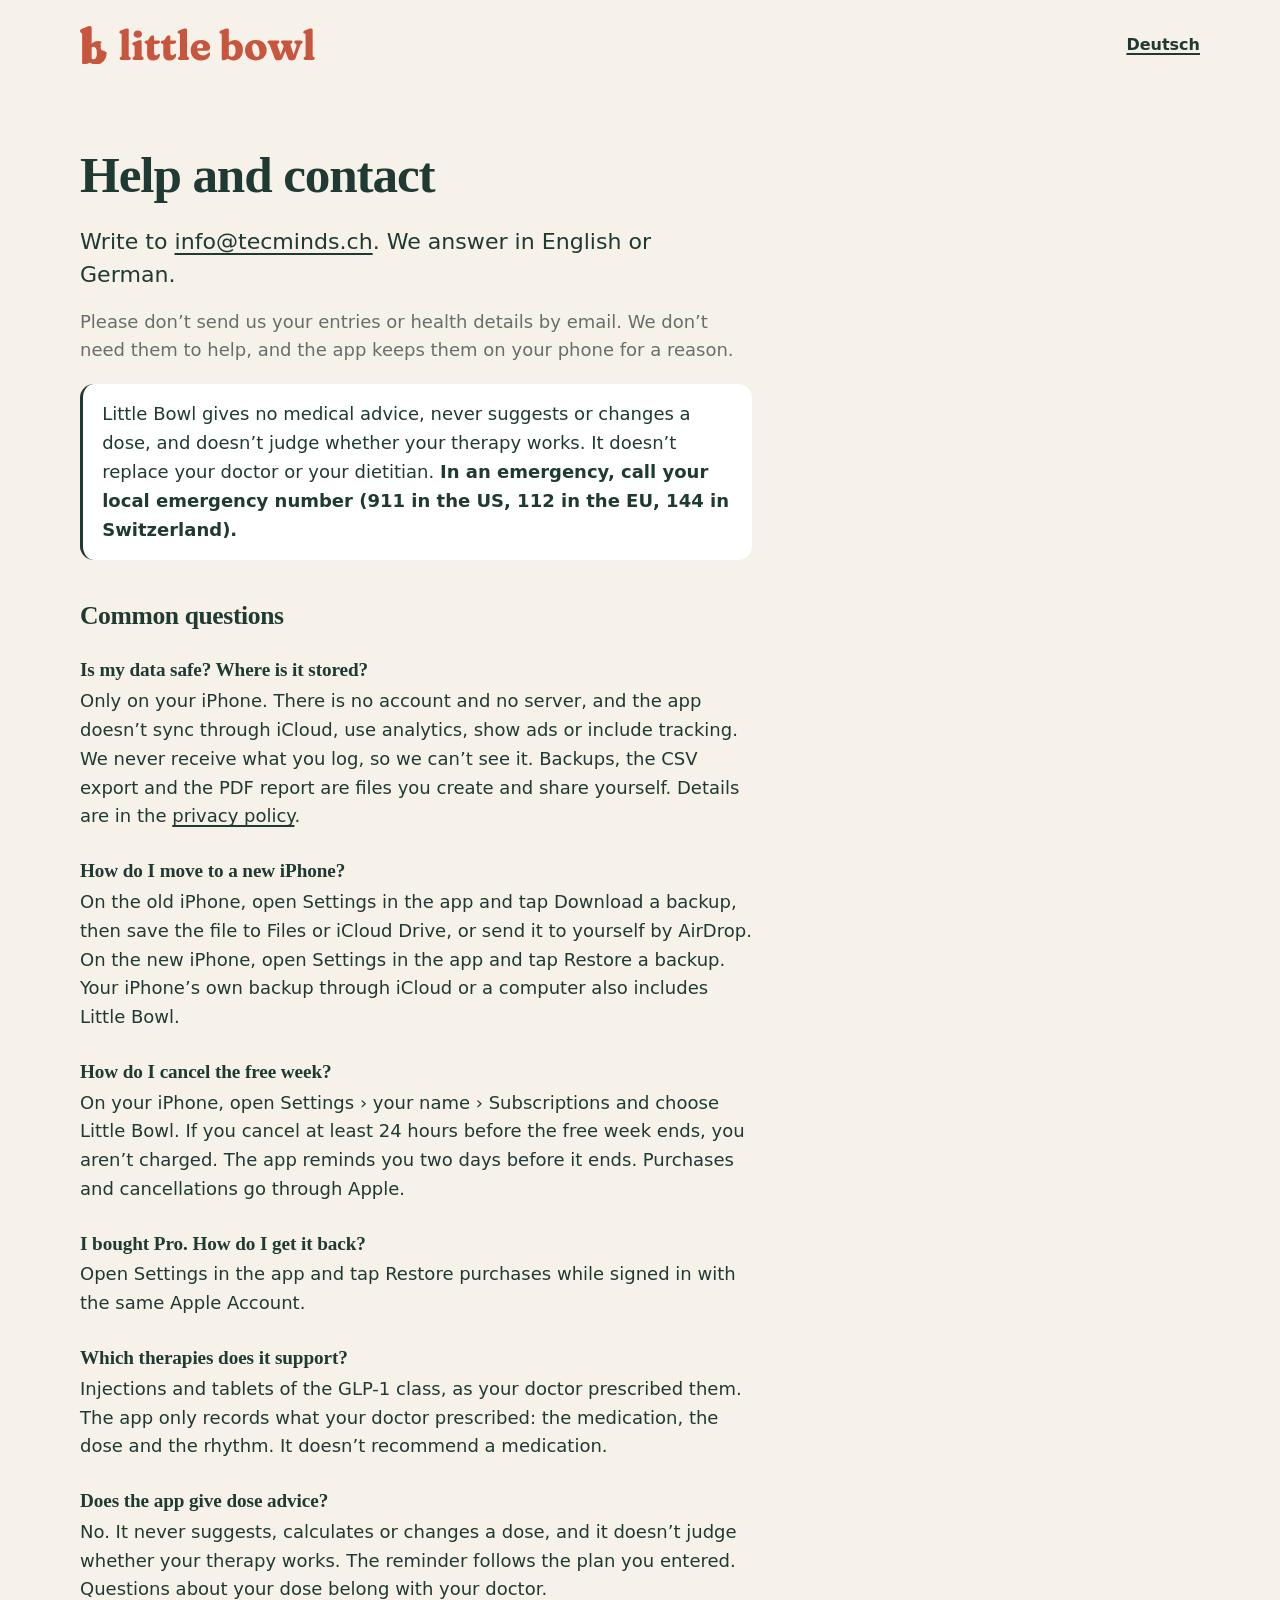
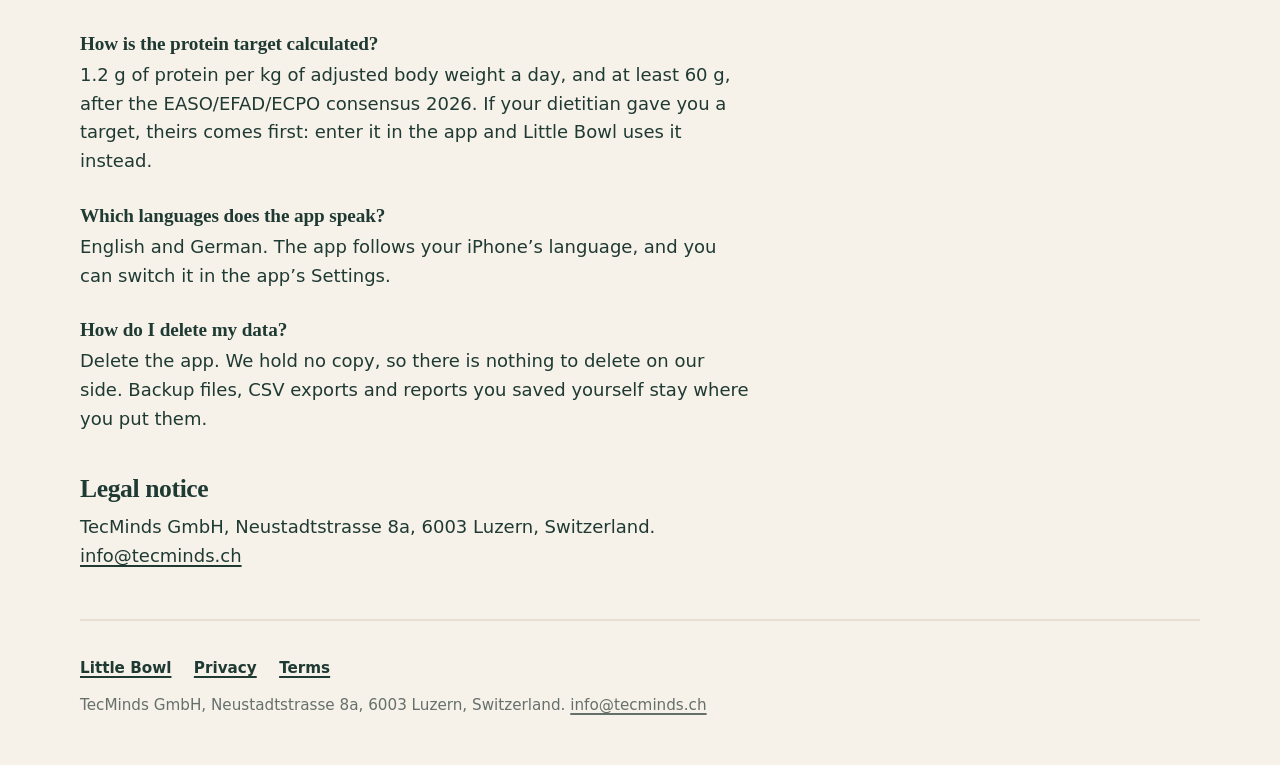
<file: support.html>
<!doctype html>
<html lang="en">
<head>
<meta charset="utf-8">
<meta name="viewport" content="width=device-width, initial-scale=1">
<title>Help and contact: Little Bowl</title>
<meta name="description" content="Answers about Little Bowl: where your data is stored, moving to a new iPhone, the free week, restoring purchases, the protein target and languages. Write to info@tecminds.ch.">
<link rel="alternate" hreflang="en" href="https://tobiasosdev.github.io/fuenf-bissen-site/support.html">
<link rel="alternate" hreflang="de" href="https://tobiasosdev.github.io/fuenf-bissen-site/de/support.html">
<meta name="theme-color" content="#F6F1E9" media="(prefers-color-scheme: light)">
<meta name="theme-color" content="#1B1D1A" media="(prefers-color-scheme: dark)">
<link rel="icon" href="favicon.svg" type="image/svg+xml">
<link rel="icon" href="img/favicon-32.png" sizes="32x32">
<link rel="apple-touch-icon" href="img/icon-180.png">
<link rel="stylesheet" href="style.css">
</head>
<body>
<header class="wrap top">
  <a class="lockup" href="./" aria-label="Little Bowl, home">
    <svg class="logo" viewBox="0 0 556.285 91" aria-hidden="true"><path d="M 27.597 4.937 L 27.597 85.588 L 18.735 88.859 Q 15.345 90.108 12.936 90.554 Q 10.527 91 9.159 91 Q 7.018 91 6.037 89.929 Q 5.056 88.859 5.056 86.896 L 5.056 21.352 Q 5.056 19.033 4.609 18.081 Q 4.163 17.129 3.152 16.475 L 2.617 16.118 Q 1.19 15.167 0.595 14.215 Q 0 13.263 0 11.776 Q 0 10.052 1.011 8.803 Q 2.022 7.554 4.58 6.483 L 15.226 2.141 Q 18.259 0.892 19.984 0.446 Q 21.709 0 23.196 0 Q 25.397 0 26.497 1.368 Q 27.597 2.736 27.597 4.937 Z M 23.791 56.265 L 19.925 51.864 Q 24.326 44.132 29.828 39.731 Q 35.329 35.329 42.764 35.329 Q 48.215 35.329 52.466 37.849 C 50.519 38.473 49.033 40.057 48.534 42.04 C 48.035 44.022 48.594 46.121 50.014 47.592 C 49.964 47.8 49.921 48.009 49.887 48.22 C 48.432 50.496 48.494 53.425 50.043 55.638 C 51.593 57.851 54.324 58.911 56.96 58.322 C 57.17 58.362 57.381 58.394 57.594 58.418 C 58.645 60.571 60.891 61.877 63.282 61.727 Q 63.212 70.863 59.983 77.38 Q 56.682 84.041 50.823 87.521 Q 44.965 91 37.173 91 Q 31.047 91 26.527 88.205 Q 22.007 85.409 18.557 79.699 L 24.624 72.324 Q 26.348 75.952 28.311 77.409 Q 30.274 78.867 32.475 78.867 Q 34.735 78.867 36.43 77.172 Q 38.125 75.476 39.076 72.146 Q 40.028 68.815 40.028 63.997 Q 40.028 58.763 38.958 55.492 Q 37.887 52.221 36.043 50.675 Q 34.199 49.128 31.761 49.128 Q 29.382 49.128 27.359 50.764 Q 25.337 52.399 23.791 56.265 Z M 115.432 9.45 L 115.432 68.3 Q 115.432 70.6 115.857 71.45 Q 116.282 72.3 117.082 72.85 L 118.032 73.3 Q 119.182 73.9 119.732 74.775 Q 120.282 75.65 120.282 76.95 Q 120.282 78.6 119.232 79.55 Q 118.182 80.5 116.382 80.5 L 97.882 80.5 Q 96.032 80.5 95.032 79.55 Q 94.032 78.6 94.032 76.95 Q 94.032 75.65 94.582 74.775 Q 95.132 73.9 96.132 73.25 L 97.232 72.85 Q 97.932 72.3 98.332 71.45 Q 98.732 70.6 98.732 68.35 L 98.732 21.9 Q 98.732 19.9 98.332 19.2 Q 97.932 18.5 96.832 18 L 95.482 17.75 Q 94.432 17.2 93.882 16.45 Q 93.332 15.7 93.332 14.55 Q 93.332 13.2 94.132 12.25 Q 94.932 11.3 96.732 10.6 L 105.632 7.2 Q 107.932 6.35 109.307 6 Q 110.682 5.65 112.032 5.65 Q 113.732 5.65 114.582 6.7 Q 115.432 7.75 115.432 9.45 Z M 146.129 37.15 L 146.129 68.3 Q 146.129 70.55 146.504 71.4 Q 146.879 72.25 147.679 72.85 L 148.629 73.3 Q 149.729 73.9 150.279 74.775 Q 150.829 75.65 150.829 76.95 Q 150.829 78.6 149.804 79.55 Q 148.779 80.5 146.979 80.5 L 128.479 80.5 Q 126.629 80.5 125.604 79.55 Q 124.579 78.6 124.579 76.95 Q 124.579 75.65 125.154 74.8 Q 125.729 73.95 126.779 73.25 L 127.829 72.85 Q 128.579 72.25 129.004 71.4 Q 129.429 70.55 129.429 68.35 L 129.429 49.55 Q 129.429 47.55 128.954 46.8 Q 128.479 46.05 127.479 45.7 L 126.129 45.4 Q 125.029 44.8 124.479 44.1 Q 123.929 43.4 123.929 42.2 Q 123.929 40.85 124.729 39.925 Q 125.529 39 127.329 38.3 L 136.279 34.9 Q 138.479 34 139.879 33.625 Q 141.279 33.25 142.629 33.25 Q 144.329 33.25 145.229 34.35 Q 146.129 35.45 146.129 37.15 Z M 136.929 27.85 Q 132.329 27.85 129.654 25.45 Q 126.979 23.05 126.979 19.1 Q 126.979 15.15 129.654 12.8 Q 132.329 10.45 136.929 10.45 Q 141.529 10.45 144.254 12.8 Q 146.979 15.15 146.979 19.1 Q 146.979 23.05 144.254 25.45 Q 141.529 27.85 136.929 27.85 Z M 156.683 42.1 L 155.283 41.6 Q 154.033 41.05 153.533 40.175 Q 153.033 39.3 153.033 37.95 Q 153.033 36.4 154.133 35.375 Q 155.233 34.35 157.033 34.35 L 158.933 34.35 Q 159.783 34.35 160.658 33.65 Q 161.533 32.95 162.733 31.3 L 166.283 25.6 Q 167.483 23.95 168.958 22.9 Q 170.433 21.85 171.883 21.85 Q 173.583 21.85 174.608 22.9 Q 175.633 23.95 175.633 26 L 175.633 63.5 Q 175.633 66.5 176.858 68.05 Q 178.083 69.6 180.333 69.6 Q 181.733 69.6 182.758 69.025 Q 183.783 68.45 184.583 67.725 Q 185.383 67 186.133 66.375 Q 186.883 65.75 187.683 65.9 Q 188.433 65.9 188.983 66.6 Q 189.533 67.3 189.483 68.9 Q 189.483 72.2 187.383 75.1 Q 185.283 78 181.758 79.8 Q 178.233 81.6 173.883 81.6 Q 166.583 81.6 162.783 78.025 Q 158.983 74.45 158.983 66.95 L 158.983 46.1 Q 158.983 44.25 158.458 43.425 Q 157.933 42.6 156.683 42.1 Z M 169.583 42.65 L 169.583 34.35 L 186.033 34.35 Q 187.733 34.35 188.708 35.125 Q 189.683 35.9 189.683 37.45 Q 189.683 39.65 187.783 41.15 Q 185.883 42.65 181.533 42.65 L 169.583 42.65 Z M 195.204 42.1 L 193.804 41.6 Q 192.554 41.05 192.054 40.175 Q 191.554 39.3 191.554 37.95 Q 191.554 36.4 192.654 35.375 Q 193.754 34.35 195.554 34.35 L 197.454 34.35 Q 198.304 34.35 199.179 33.65 Q 200.054 32.95 201.254 31.3 L 204.804 25.6 Q 206.004 23.95 207.479 22.9 Q 208.954 21.85 210.404 21.85 Q 212.104 21.85 213.129 22.9 Q 214.154 23.95 214.154 26 L 214.154 63.5 Q 214.154 66.5 215.379 68.05 Q 216.604 69.6 218.854 69.6 Q 220.254 69.6 221.279 69.025 Q 222.304 68.45 223.104 67.725 Q 223.904 67 224.654 66.375 Q 225.404 65.75 226.204 65.9 Q 226.954 65.9 227.504 66.6 Q 228.054 67.3 228.004 68.9 Q 228.004 72.2 225.904 75.1 Q 223.804 78 220.279 79.8 Q 216.754 81.6 212.404 81.6 Q 205.104 81.6 201.304 78.025 Q 197.504 74.45 197.504 66.95 L 197.504 46.1 Q 197.504 44.25 196.979 43.425 Q 196.454 42.6 195.204 42.1 Z M 208.104 42.65 L 208.104 34.35 L 224.554 34.35 Q 226.254 34.35 227.229 35.125 Q 228.204 35.9 228.204 37.45 Q 228.204 39.65 226.304 41.15 Q 224.404 42.65 220.054 42.65 L 208.104 42.65 Z M 253.625 9.45 L 253.625 68.3 Q 253.625 70.6 254.05 71.45 Q 254.475 72.3 255.275 72.85 L 256.225 73.3 Q 257.375 73.9 257.925 74.775 Q 258.475 75.65 258.475 76.95 Q 258.475 78.6 257.425 79.55 Q 256.375 80.5 254.575 80.5 L 236.075 80.5 Q 234.225 80.5 233.225 79.55 Q 232.225 78.6 232.225 76.95 Q 232.225 75.65 232.775 74.775 Q 233.325 73.9 234.325 73.25 L 235.425 72.85 Q 236.125 72.3 236.525 71.45 Q 236.925 70.6 236.925 68.35 L 236.925 21.9 Q 236.925 19.9 236.525 19.2 Q 236.125 18.5 235.025 18 L 233.675 17.75 Q 232.625 17.2 232.075 16.45 Q 231.525 15.7 231.525 14.55 Q 231.525 13.2 232.325 12.25 Q 233.125 11.3 234.925 10.6 L 243.825 7.2 Q 246.125 6.35 247.5 6 Q 248.875 5.65 250.225 5.65 Q 251.925 5.65 252.775 6.7 Q 253.625 7.75 253.625 9.45 Z M 308.472 50.75 Q 308.472 54.55 306.422 56.55 Q 304.372 58.55 300.522 58.55 L 273.222 58.55 L 273.222 52.85 L 288.622 52.85 Q 291.672 52.85 291.672 49.75 Q 291.672 45.65 289.797 43.525 Q 287.922 41.4 285.222 41.4 Q 283.072 41.4 281.322 42.65 Q 279.572 43.9 278.522 46.45 Q 277.472 49 277.472 52.85 Q 277.472 61.3 281.397 65.525 Q 285.322 69.75 291.772 69.75 Q 295.222 69.75 298.222 68.375 Q 301.222 67 303.222 64.8 Q 304.322 63.8 305.047 63.45 Q 305.772 63.1 306.422 63.1 Q 307.272 63.1 307.847 63.75 Q 308.422 64.4 308.422 65.85 Q 308.272 69.95 305.647 73.55 Q 303.022 77.15 298.247 79.4 Q 293.472 81.65 286.922 81.65 Q 279.422 81.65 273.922 78.7 Q 268.422 75.75 265.422 70.425 Q 262.422 65.1 262.422 58 Q 262.422 50.85 265.347 45.225 Q 268.272 39.6 273.922 36.35 Q 279.572 33.1 287.572 33.1 Q 294.072 33.1 298.722 35.475 Q 303.372 37.85 305.922 41.9 Q 308.472 45.95 308.472 50.75 Z M 352.73 9.45 L 352.73 76.35 L 346.38 79.55 Q 344.18 80.45 342.355 80.925 Q 340.53 81.4 339.03 81.4 Q 337.63 81.4 336.805 80.575 Q 335.98 79.75 335.98 78.2 L 335.98 21.9 Q 335.98 19.9 335.58 19.2 Q 335.18 18.5 334.08 18 L 332.78 17.75 Q 331.73 17.2 331.155 16.45 Q 330.58 15.7 330.58 14.55 Q 330.58 13.2 331.405 12.25 Q 332.23 11.3 334.03 10.6 L 342.88 7.2 Q 345.18 6.35 346.555 6 Q 347.93 5.65 349.28 5.65 Q 350.98 5.65 351.855 6.7 Q 352.73 7.75 352.73 9.45 Z M 349.58 50.55 L 346.78 46.9 Q 350.63 40.5 355.63 36.825 Q 360.63 33.15 366.88 33.15 Q 372.53 33.15 376.88 36.025 Q 381.23 38.9 383.705 44.025 Q 386.18 49.15 386.18 56 Q 386.18 63.95 383.155 69.7 Q 380.13 75.45 374.905 78.55 Q 369.68 81.65 362.93 81.65 Q 357.23 81.65 352.93 79.075 Q 348.63 76.5 345.73 71.35 L 350.13 65.7 Q 352.03 69.5 354.48 71.1 Q 356.93 72.7 359.68 72.7 Q 362.33 72.7 364.43 71.025 Q 366.53 69.35 367.68 66.05 Q 368.83 62.75 368.83 57.9 Q 368.83 52.95 367.605 49.7 Q 366.38 46.45 364.205 44.85 Q 362.03 43.25 359.23 43.25 Q 356.33 43.25 353.88 45.025 Q 351.43 46.8 349.58 50.55 Z M 417.124 33.1 Q 424.724 33.1 430.449 36.225 Q 436.174 39.35 439.349 44.875 Q 442.524 50.4 442.524 57.55 Q 442.524 64.3 439.224 69.775 Q 435.924 75.25 430.074 78.425 Q 424.224 81.6 416.524 81.6 Q 408.874 81.6 403.149 78.5 Q 397.424 75.4 394.249 69.875 Q 391.074 64.35 391.074 57.15 Q 391.074 50.35 394.374 44.95 Q 397.674 39.55 403.499 36.325 Q 409.324 33.1 417.124 33.1 Z M 420.724 73.05 Q 422.824 72.5 424.149 70.275 Q 425.474 68.05 425.649 64.35 Q 425.824 60.65 424.674 55.65 Q 423.424 50.35 421.549 47.1 Q 419.674 43.85 417.499 42.5 Q 415.324 41.15 413.074 41.7 Q 410.874 42.15 409.549 44.325 Q 408.224 46.5 408.049 50.175 Q 407.874 53.85 409.024 59.05 Q 410.324 64.35 412.199 67.6 Q 414.074 70.85 416.274 72.175 Q 418.474 73.5 420.724 73.05 Z M 473.198 81.15 L 467.648 81.15 Q 465.398 81.15 463.798 79.9 Q 462.198 78.65 461.198 75.8 L 449.948 45.85 Q 449.348 44.35 448.773 43.4 Q 448.198 42.45 447.598 42 L 446.398 41.3 Q 445.298 40.4 444.898 39.675 Q 444.498 38.95 444.498 37.8 Q 444.498 36.2 445.523 35.275 Q 446.548 34.35 448.298 34.35 L 469.148 34.35 Q 470.848 34.35 471.648 35.225 Q 472.448 36.1 472.448 37.7 Q 472.448 39 471.873 39.925 Q 471.298 40.85 470.198 41.5 L 469.248 42 Q 467.798 42.7 467.748 43.975 Q 467.698 45.25 468.698 48.1 L 477.598 74.05 L 472.948 74.45 L 484.248 44.75 L 490.698 48.95 L 479.548 76.35 Q 478.498 79.1 476.798 80.125 Q 475.098 81.15 473.198 81.15 Z M 504.498 81.15 L 499.148 81.15 Q 496.998 81.15 495.373 79.9 Q 493.748 78.65 492.698 75.85 L 481.648 45.7 Q 481.148 44.4 480.598 43.5 Q 480.048 42.6 479.248 42.05 L 478.098 41.45 Q 477.148 40.65 476.773 39.825 Q 476.398 39 476.398 37.8 Q 476.398 34.35 479.848 34.35 L 500.448 34.35 Q 503.648 34.35 503.648 37.8 Q 503.648 39.25 503.023 39.975 Q 502.398 40.7 501.198 41.45 L 500.148 42.05 Q 498.798 42.8 498.898 44.125 Q 498.998 45.45 499.848 48.05 L 508.448 73.95 L 504.248 74.4 L 512.848 48.3 Q 513.748 45.8 513.373 44.35 Q 512.998 42.9 511.398 42 L 510.198 41.5 Q 508.948 40.8 508.423 40.025 Q 507.898 39.25 507.898 37.8 Q 507.898 36.2 508.798 35.275 Q 509.698 34.35 511.298 34.35 L 523.848 34.35 Q 525.748 34.35 526.748 35.275 Q 527.748 36.2 527.748 37.8 Q 527.748 38.95 527.323 39.725 Q 526.898 40.5 525.648 41.45 L 524.748 41.9 Q 523.848 42.5 522.998 43.9 Q 522.148 45.3 521.098 48.1 L 510.998 76.4 Q 510.048 79.05 508.323 80.1 Q 506.598 81.15 504.498 81.15 Z M 551.435 9.45 L 551.435 68.3 Q 551.435 70.6 551.86 71.45 Q 552.285 72.3 553.085 72.85 L 554.035 73.3 Q 555.185 73.9 555.735 74.775 Q 556.285 75.65 556.285 76.95 Q 556.285 78.6 555.235 79.55 Q 554.185 80.5 552.385 80.5 L 533.885 80.5 Q 532.035 80.5 531.035 79.55 Q 530.035 78.6 530.035 76.95 Q 530.035 75.65 530.585 74.775 Q 531.135 73.9 532.135 73.25 L 533.235 72.85 Q 533.935 72.3 534.335 71.45 Q 534.735 70.6 534.735 68.35 L 534.735 21.9 Q 534.735 19.9 534.335 19.2 Q 533.935 18.5 532.835 18 L 531.485 17.75 Q 530.435 17.2 529.885 16.45 Q 529.335 15.7 529.335 14.55 Q 529.335 13.2 530.135 12.25 Q 530.935 11.3 532.735 10.6 L 541.635 7.2 Q 543.935 6.35 545.31 6 Q 546.685 5.65 548.035 5.65 Q 549.735 5.65 550.585 6.7 Q 551.435 7.75 551.435 9.45 Z"/></svg>
  </a>
  <nav><a href="de/support.html" hreflang="de" lang="de">Deutsch</a></nav>
</header>

<main class="wrap">
  <article class="page">
    <h1>Help and contact</h1>
    <p class="lead">Write to <a href="mailto:info@tecminds.ch?subject=Little%20Bowl">info@tecminds.ch</a>. We answer in English or German.</p>
    <p class="muted">Please don’t send us your entries or health details by email. We don’t need them to help, and the app keeps them on your phone for a reason.</p>

    <p class="note">Little Bowl gives no medical advice, never suggests or changes a dose, and doesn’t judge whether your therapy works. It doesn’t replace your doctor or your dietitian. <b>In an emergency, call your local emergency number (911 in the US, 112 in the EU, 144 in Switzerland).</b></p>

    <h2>Common questions</h2>

    <h3>Is my data safe? Where is it stored?</h3>
    <p>Only on your iPhone. There is no account and no server, and the app doesn’t sync through iCloud, use analytics, show ads or include tracking. We never receive what you log, so we can’t see it. Backups, the CSV export and the PDF report are files you create and share yourself. Details are in the <a href="privacy.html">privacy policy</a>.</p>

    <h3>How do I move to a new iPhone?</h3>
    <p>On the old iPhone, open Settings in the app and tap Download a backup, then save the file to Files or iCloud Drive, or send it to yourself by AirDrop. On the new iPhone, open Settings in the app and tap Restore a backup. Your iPhone’s own backup through iCloud or a computer also includes Little Bowl.</p>

    <h3>How do I cancel the free week?</h3>
    <p>On your iPhone, open Settings › your name › Subscriptions and choose Little Bowl. If you cancel at least 24 hours before the free week ends, you aren’t charged. The app reminds you two days before it ends. Purchases and cancellations go through Apple.</p>

    <h3>I bought Pro. How do I get it back?</h3>
    <p>Open Settings in the app and tap Restore purchases while signed in with the same Apple Account.</p>

    <h3>Which therapies does it support?</h3>
    <p>Injections and tablets of the GLP-1 class, as your doctor prescribed them. The app only records what your doctor prescribed: the medication, the dose and the rhythm. It doesn’t recommend a medication.</p>

    <h3>Does the app give dose advice?</h3>
    <p>No. It never suggests, calculates or changes a dose, and it doesn’t judge whether your therapy works. The reminder follows the plan you entered. Questions about your dose belong with your doctor.</p>

    <h3>How is the protein target calculated?</h3>
    <p>1.2 g of protein per kg of adjusted body weight a day, and at least 60 g, after the EASO/EFAD/ECPO consensus 2026. If your dietitian gave you a target, theirs comes first: enter it in the app and Little Bowl uses it instead.</p>

    <h3>Which languages does the app speak?</h3>
    <p>English and German. The app follows your iPhone’s language, and you can switch it in the app’s Settings.</p>

    <h3>How do I delete my data?</h3>
    <p>Delete the app. We hold no copy, so there is nothing to delete on our side. Backup files, CSV exports and reports you saved yourself stay where you put them.</p>

    <h2>Legal notice</h2>
    <p>TecMinds GmbH, Neustadtstrasse 8a, 6003 Luzern, Switzerland. <a href="mailto:info@tecminds.ch">info@tecminds.ch</a></p>
  </article>
</main>

<footer class="wrap foot">
  <nav><a href="./">Little Bowl</a><a href="privacy.html">Privacy</a><a href="terms.html">Terms</a></nav>
  <p>TecMinds GmbH, Neustadtstrasse 8a, 6003 Luzern, Switzerland. <a href="mailto:info@tecminds.ch">info@tecminds.ch</a></p>
</footer>
</body>
</html>
</file>
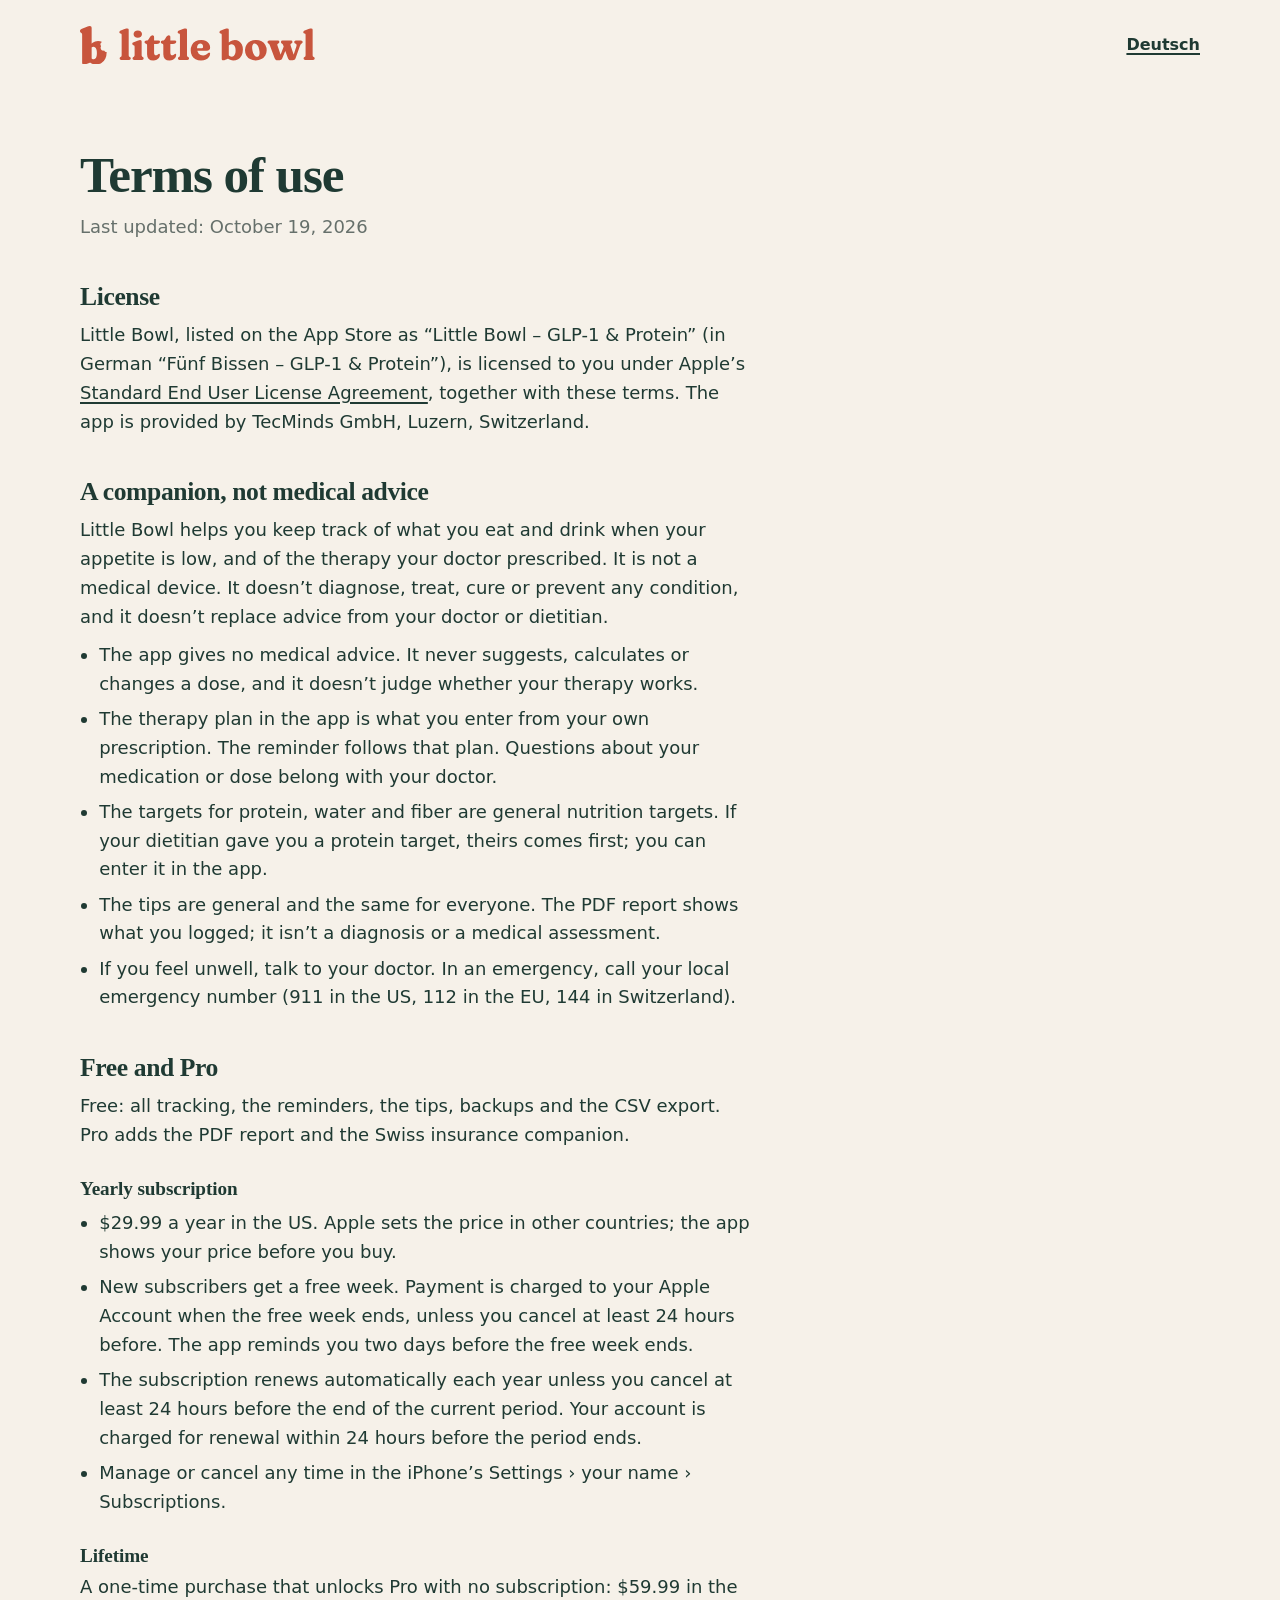
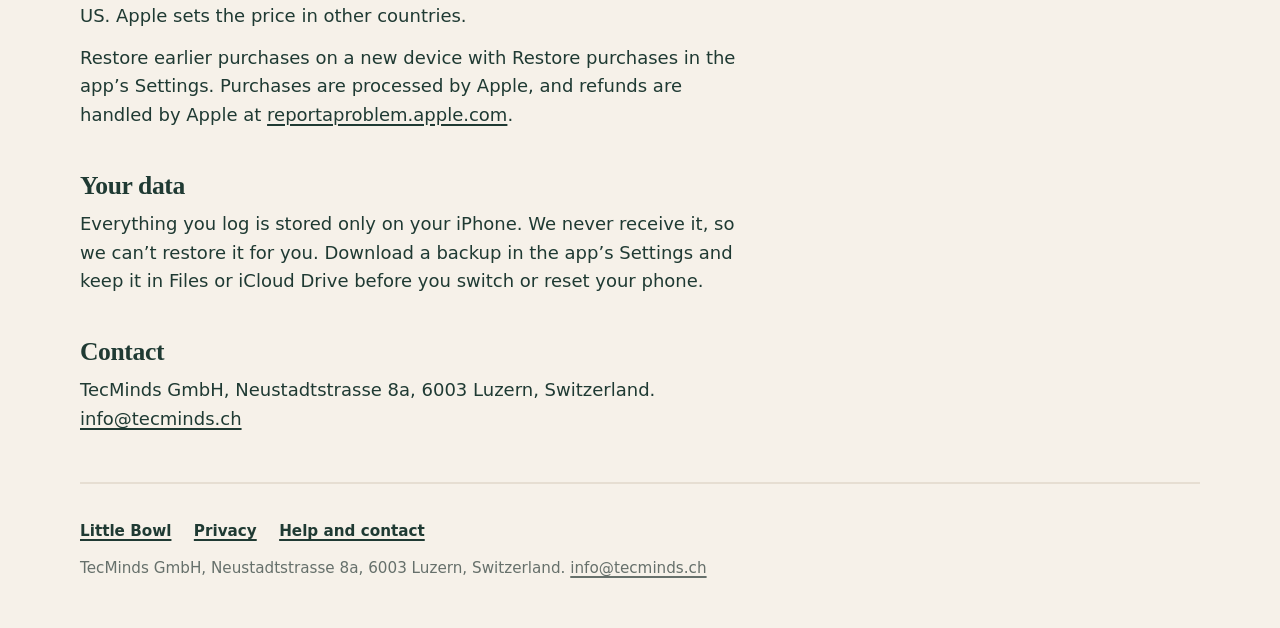
<file: terms.html>
<!doctype html>
<html lang="en">
<head>
<meta charset="utf-8">
<meta name="viewport" content="width=device-width, initial-scale=1">
<title>Terms of use: Little Bowl</title>
<meta name="description" content="Terms of use for Little Bowl: what is free, what Pro costs, how the subscription renews, and why the app gives no medical advice.">
<link rel="alternate" hreflang="en" href="https://tobiasosdev.github.io/fuenf-bissen-site/terms.html">
<link rel="alternate" hreflang="de" href="https://tobiasosdev.github.io/fuenf-bissen-site/de/terms.html">
<meta name="theme-color" content="#F6F1E9" media="(prefers-color-scheme: light)">
<meta name="theme-color" content="#1B1D1A" media="(prefers-color-scheme: dark)">
<link rel="icon" href="favicon.svg" type="image/svg+xml">
<link rel="icon" href="img/favicon-32.png" sizes="32x32">
<link rel="apple-touch-icon" href="img/icon-180.png">
<link rel="stylesheet" href="style.css">
</head>
<body>
<header class="wrap top">
  <a class="lockup" href="./" aria-label="Little Bowl, home">
    <svg class="logo" viewBox="0 0 556.285 91" aria-hidden="true"><path d="M 27.597 4.937 L 27.597 85.588 L 18.735 88.859 Q 15.345 90.108 12.936 90.554 Q 10.527 91 9.159 91 Q 7.018 91 6.037 89.929 Q 5.056 88.859 5.056 86.896 L 5.056 21.352 Q 5.056 19.033 4.609 18.081 Q 4.163 17.129 3.152 16.475 L 2.617 16.118 Q 1.19 15.167 0.595 14.215 Q 0 13.263 0 11.776 Q 0 10.052 1.011 8.803 Q 2.022 7.554 4.58 6.483 L 15.226 2.141 Q 18.259 0.892 19.984 0.446 Q 21.709 0 23.196 0 Q 25.397 0 26.497 1.368 Q 27.597 2.736 27.597 4.937 Z M 23.791 56.265 L 19.925 51.864 Q 24.326 44.132 29.828 39.731 Q 35.329 35.329 42.764 35.329 Q 48.215 35.329 52.466 37.849 C 50.519 38.473 49.033 40.057 48.534 42.04 C 48.035 44.022 48.594 46.121 50.014 47.592 C 49.964 47.8 49.921 48.009 49.887 48.22 C 48.432 50.496 48.494 53.425 50.043 55.638 C 51.593 57.851 54.324 58.911 56.96 58.322 C 57.17 58.362 57.381 58.394 57.594 58.418 C 58.645 60.571 60.891 61.877 63.282 61.727 Q 63.212 70.863 59.983 77.38 Q 56.682 84.041 50.823 87.521 Q 44.965 91 37.173 91 Q 31.047 91 26.527 88.205 Q 22.007 85.409 18.557 79.699 L 24.624 72.324 Q 26.348 75.952 28.311 77.409 Q 30.274 78.867 32.475 78.867 Q 34.735 78.867 36.43 77.172 Q 38.125 75.476 39.076 72.146 Q 40.028 68.815 40.028 63.997 Q 40.028 58.763 38.958 55.492 Q 37.887 52.221 36.043 50.675 Q 34.199 49.128 31.761 49.128 Q 29.382 49.128 27.359 50.764 Q 25.337 52.399 23.791 56.265 Z M 115.432 9.45 L 115.432 68.3 Q 115.432 70.6 115.857 71.45 Q 116.282 72.3 117.082 72.85 L 118.032 73.3 Q 119.182 73.9 119.732 74.775 Q 120.282 75.65 120.282 76.95 Q 120.282 78.6 119.232 79.55 Q 118.182 80.5 116.382 80.5 L 97.882 80.5 Q 96.032 80.5 95.032 79.55 Q 94.032 78.6 94.032 76.95 Q 94.032 75.65 94.582 74.775 Q 95.132 73.9 96.132 73.25 L 97.232 72.85 Q 97.932 72.3 98.332 71.45 Q 98.732 70.6 98.732 68.35 L 98.732 21.9 Q 98.732 19.9 98.332 19.2 Q 97.932 18.5 96.832 18 L 95.482 17.75 Q 94.432 17.2 93.882 16.45 Q 93.332 15.7 93.332 14.55 Q 93.332 13.2 94.132 12.25 Q 94.932 11.3 96.732 10.6 L 105.632 7.2 Q 107.932 6.35 109.307 6 Q 110.682 5.65 112.032 5.65 Q 113.732 5.65 114.582 6.7 Q 115.432 7.75 115.432 9.45 Z M 146.129 37.15 L 146.129 68.3 Q 146.129 70.55 146.504 71.4 Q 146.879 72.25 147.679 72.85 L 148.629 73.3 Q 149.729 73.9 150.279 74.775 Q 150.829 75.65 150.829 76.95 Q 150.829 78.6 149.804 79.55 Q 148.779 80.5 146.979 80.5 L 128.479 80.5 Q 126.629 80.5 125.604 79.55 Q 124.579 78.6 124.579 76.95 Q 124.579 75.65 125.154 74.8 Q 125.729 73.95 126.779 73.25 L 127.829 72.85 Q 128.579 72.25 129.004 71.4 Q 129.429 70.55 129.429 68.35 L 129.429 49.55 Q 129.429 47.55 128.954 46.8 Q 128.479 46.05 127.479 45.7 L 126.129 45.4 Q 125.029 44.8 124.479 44.1 Q 123.929 43.4 123.929 42.2 Q 123.929 40.85 124.729 39.925 Q 125.529 39 127.329 38.3 L 136.279 34.9 Q 138.479 34 139.879 33.625 Q 141.279 33.25 142.629 33.25 Q 144.329 33.25 145.229 34.35 Q 146.129 35.45 146.129 37.15 Z M 136.929 27.85 Q 132.329 27.85 129.654 25.45 Q 126.979 23.05 126.979 19.1 Q 126.979 15.15 129.654 12.8 Q 132.329 10.45 136.929 10.45 Q 141.529 10.45 144.254 12.8 Q 146.979 15.15 146.979 19.1 Q 146.979 23.05 144.254 25.45 Q 141.529 27.85 136.929 27.85 Z M 156.683 42.1 L 155.283 41.6 Q 154.033 41.05 153.533 40.175 Q 153.033 39.3 153.033 37.95 Q 153.033 36.4 154.133 35.375 Q 155.233 34.35 157.033 34.35 L 158.933 34.35 Q 159.783 34.35 160.658 33.65 Q 161.533 32.95 162.733 31.3 L 166.283 25.6 Q 167.483 23.95 168.958 22.9 Q 170.433 21.85 171.883 21.85 Q 173.583 21.85 174.608 22.9 Q 175.633 23.95 175.633 26 L 175.633 63.5 Q 175.633 66.5 176.858 68.05 Q 178.083 69.6 180.333 69.6 Q 181.733 69.6 182.758 69.025 Q 183.783 68.45 184.583 67.725 Q 185.383 67 186.133 66.375 Q 186.883 65.75 187.683 65.9 Q 188.433 65.9 188.983 66.6 Q 189.533 67.3 189.483 68.9 Q 189.483 72.2 187.383 75.1 Q 185.283 78 181.758 79.8 Q 178.233 81.6 173.883 81.6 Q 166.583 81.6 162.783 78.025 Q 158.983 74.45 158.983 66.95 L 158.983 46.1 Q 158.983 44.25 158.458 43.425 Q 157.933 42.6 156.683 42.1 Z M 169.583 42.65 L 169.583 34.35 L 186.033 34.35 Q 187.733 34.35 188.708 35.125 Q 189.683 35.9 189.683 37.45 Q 189.683 39.65 187.783 41.15 Q 185.883 42.65 181.533 42.65 L 169.583 42.65 Z M 195.204 42.1 L 193.804 41.6 Q 192.554 41.05 192.054 40.175 Q 191.554 39.3 191.554 37.95 Q 191.554 36.4 192.654 35.375 Q 193.754 34.35 195.554 34.35 L 197.454 34.35 Q 198.304 34.35 199.179 33.65 Q 200.054 32.95 201.254 31.3 L 204.804 25.6 Q 206.004 23.95 207.479 22.9 Q 208.954 21.85 210.404 21.85 Q 212.104 21.85 213.129 22.9 Q 214.154 23.95 214.154 26 L 214.154 63.5 Q 214.154 66.5 215.379 68.05 Q 216.604 69.6 218.854 69.6 Q 220.254 69.6 221.279 69.025 Q 222.304 68.45 223.104 67.725 Q 223.904 67 224.654 66.375 Q 225.404 65.75 226.204 65.9 Q 226.954 65.9 227.504 66.6 Q 228.054 67.3 228.004 68.9 Q 228.004 72.2 225.904 75.1 Q 223.804 78 220.279 79.8 Q 216.754 81.6 212.404 81.6 Q 205.104 81.6 201.304 78.025 Q 197.504 74.45 197.504 66.95 L 197.504 46.1 Q 197.504 44.25 196.979 43.425 Q 196.454 42.6 195.204 42.1 Z M 208.104 42.65 L 208.104 34.35 L 224.554 34.35 Q 226.254 34.35 227.229 35.125 Q 228.204 35.9 228.204 37.45 Q 228.204 39.65 226.304 41.15 Q 224.404 42.65 220.054 42.65 L 208.104 42.65 Z M 253.625 9.45 L 253.625 68.3 Q 253.625 70.6 254.05 71.45 Q 254.475 72.3 255.275 72.85 L 256.225 73.3 Q 257.375 73.9 257.925 74.775 Q 258.475 75.65 258.475 76.95 Q 258.475 78.6 257.425 79.55 Q 256.375 80.5 254.575 80.5 L 236.075 80.5 Q 234.225 80.5 233.225 79.55 Q 232.225 78.6 232.225 76.95 Q 232.225 75.65 232.775 74.775 Q 233.325 73.9 234.325 73.25 L 235.425 72.85 Q 236.125 72.3 236.525 71.45 Q 236.925 70.6 236.925 68.35 L 236.925 21.9 Q 236.925 19.9 236.525 19.2 Q 236.125 18.5 235.025 18 L 233.675 17.75 Q 232.625 17.2 232.075 16.45 Q 231.525 15.7 231.525 14.55 Q 231.525 13.2 232.325 12.25 Q 233.125 11.3 234.925 10.6 L 243.825 7.2 Q 246.125 6.35 247.5 6 Q 248.875 5.65 250.225 5.65 Q 251.925 5.65 252.775 6.7 Q 253.625 7.75 253.625 9.45 Z M 308.472 50.75 Q 308.472 54.55 306.422 56.55 Q 304.372 58.55 300.522 58.55 L 273.222 58.55 L 273.222 52.85 L 288.622 52.85 Q 291.672 52.85 291.672 49.75 Q 291.672 45.65 289.797 43.525 Q 287.922 41.4 285.222 41.4 Q 283.072 41.4 281.322 42.65 Q 279.572 43.9 278.522 46.45 Q 277.472 49 277.472 52.85 Q 277.472 61.3 281.397 65.525 Q 285.322 69.75 291.772 69.75 Q 295.222 69.75 298.222 68.375 Q 301.222 67 303.222 64.8 Q 304.322 63.8 305.047 63.45 Q 305.772 63.1 306.422 63.1 Q 307.272 63.1 307.847 63.75 Q 308.422 64.4 308.422 65.85 Q 308.272 69.95 305.647 73.55 Q 303.022 77.15 298.247 79.4 Q 293.472 81.65 286.922 81.65 Q 279.422 81.65 273.922 78.7 Q 268.422 75.75 265.422 70.425 Q 262.422 65.1 262.422 58 Q 262.422 50.85 265.347 45.225 Q 268.272 39.6 273.922 36.35 Q 279.572 33.1 287.572 33.1 Q 294.072 33.1 298.722 35.475 Q 303.372 37.85 305.922 41.9 Q 308.472 45.95 308.472 50.75 Z M 352.73 9.45 L 352.73 76.35 L 346.38 79.55 Q 344.18 80.45 342.355 80.925 Q 340.53 81.4 339.03 81.4 Q 337.63 81.4 336.805 80.575 Q 335.98 79.75 335.98 78.2 L 335.98 21.9 Q 335.98 19.9 335.58 19.2 Q 335.18 18.5 334.08 18 L 332.78 17.75 Q 331.73 17.2 331.155 16.45 Q 330.58 15.7 330.58 14.55 Q 330.58 13.2 331.405 12.25 Q 332.23 11.3 334.03 10.6 L 342.88 7.2 Q 345.18 6.35 346.555 6 Q 347.93 5.65 349.28 5.65 Q 350.98 5.65 351.855 6.7 Q 352.73 7.75 352.73 9.45 Z M 349.58 50.55 L 346.78 46.9 Q 350.63 40.5 355.63 36.825 Q 360.63 33.15 366.88 33.15 Q 372.53 33.15 376.88 36.025 Q 381.23 38.9 383.705 44.025 Q 386.18 49.15 386.18 56 Q 386.18 63.95 383.155 69.7 Q 380.13 75.45 374.905 78.55 Q 369.68 81.65 362.93 81.65 Q 357.23 81.65 352.93 79.075 Q 348.63 76.5 345.73 71.35 L 350.13 65.7 Q 352.03 69.5 354.48 71.1 Q 356.93 72.7 359.68 72.7 Q 362.33 72.7 364.43 71.025 Q 366.53 69.35 367.68 66.05 Q 368.83 62.75 368.83 57.9 Q 368.83 52.95 367.605 49.7 Q 366.38 46.45 364.205 44.85 Q 362.03 43.25 359.23 43.25 Q 356.33 43.25 353.88 45.025 Q 351.43 46.8 349.58 50.55 Z M 417.124 33.1 Q 424.724 33.1 430.449 36.225 Q 436.174 39.35 439.349 44.875 Q 442.524 50.4 442.524 57.55 Q 442.524 64.3 439.224 69.775 Q 435.924 75.25 430.074 78.425 Q 424.224 81.6 416.524 81.6 Q 408.874 81.6 403.149 78.5 Q 397.424 75.4 394.249 69.875 Q 391.074 64.35 391.074 57.15 Q 391.074 50.35 394.374 44.95 Q 397.674 39.55 403.499 36.325 Q 409.324 33.1 417.124 33.1 Z M 420.724 73.05 Q 422.824 72.5 424.149 70.275 Q 425.474 68.05 425.649 64.35 Q 425.824 60.65 424.674 55.65 Q 423.424 50.35 421.549 47.1 Q 419.674 43.85 417.499 42.5 Q 415.324 41.15 413.074 41.7 Q 410.874 42.15 409.549 44.325 Q 408.224 46.5 408.049 50.175 Q 407.874 53.85 409.024 59.05 Q 410.324 64.35 412.199 67.6 Q 414.074 70.85 416.274 72.175 Q 418.474 73.5 420.724 73.05 Z M 473.198 81.15 L 467.648 81.15 Q 465.398 81.15 463.798 79.9 Q 462.198 78.65 461.198 75.8 L 449.948 45.85 Q 449.348 44.35 448.773 43.4 Q 448.198 42.45 447.598 42 L 446.398 41.3 Q 445.298 40.4 444.898 39.675 Q 444.498 38.95 444.498 37.8 Q 444.498 36.2 445.523 35.275 Q 446.548 34.35 448.298 34.35 L 469.148 34.35 Q 470.848 34.35 471.648 35.225 Q 472.448 36.1 472.448 37.7 Q 472.448 39 471.873 39.925 Q 471.298 40.85 470.198 41.5 L 469.248 42 Q 467.798 42.7 467.748 43.975 Q 467.698 45.25 468.698 48.1 L 477.598 74.05 L 472.948 74.45 L 484.248 44.75 L 490.698 48.95 L 479.548 76.35 Q 478.498 79.1 476.798 80.125 Q 475.098 81.15 473.198 81.15 Z M 504.498 81.15 L 499.148 81.15 Q 496.998 81.15 495.373 79.9 Q 493.748 78.65 492.698 75.85 L 481.648 45.7 Q 481.148 44.4 480.598 43.5 Q 480.048 42.6 479.248 42.05 L 478.098 41.45 Q 477.148 40.65 476.773 39.825 Q 476.398 39 476.398 37.8 Q 476.398 34.35 479.848 34.35 L 500.448 34.35 Q 503.648 34.35 503.648 37.8 Q 503.648 39.25 503.023 39.975 Q 502.398 40.7 501.198 41.45 L 500.148 42.05 Q 498.798 42.8 498.898 44.125 Q 498.998 45.45 499.848 48.05 L 508.448 73.95 L 504.248 74.4 L 512.848 48.3 Q 513.748 45.8 513.373 44.35 Q 512.998 42.9 511.398 42 L 510.198 41.5 Q 508.948 40.8 508.423 40.025 Q 507.898 39.25 507.898 37.8 Q 507.898 36.2 508.798 35.275 Q 509.698 34.35 511.298 34.35 L 523.848 34.35 Q 525.748 34.35 526.748 35.275 Q 527.748 36.2 527.748 37.8 Q 527.748 38.95 527.323 39.725 Q 526.898 40.5 525.648 41.45 L 524.748 41.9 Q 523.848 42.5 522.998 43.9 Q 522.148 45.3 521.098 48.1 L 510.998 76.4 Q 510.048 79.05 508.323 80.1 Q 506.598 81.15 504.498 81.15 Z M 551.435 9.45 L 551.435 68.3 Q 551.435 70.6 551.86 71.45 Q 552.285 72.3 553.085 72.85 L 554.035 73.3 Q 555.185 73.9 555.735 74.775 Q 556.285 75.65 556.285 76.95 Q 556.285 78.6 555.235 79.55 Q 554.185 80.5 552.385 80.5 L 533.885 80.5 Q 532.035 80.5 531.035 79.55 Q 530.035 78.6 530.035 76.95 Q 530.035 75.65 530.585 74.775 Q 531.135 73.9 532.135 73.25 L 533.235 72.85 Q 533.935 72.3 534.335 71.45 Q 534.735 70.6 534.735 68.35 L 534.735 21.9 Q 534.735 19.9 534.335 19.2 Q 533.935 18.5 532.835 18 L 531.485 17.75 Q 530.435 17.2 529.885 16.45 Q 529.335 15.7 529.335 14.55 Q 529.335 13.2 530.135 12.25 Q 530.935 11.3 532.735 10.6 L 541.635 7.2 Q 543.935 6.35 545.31 6 Q 546.685 5.65 548.035 5.65 Q 549.735 5.65 550.585 6.7 Q 551.435 7.75 551.435 9.45 Z"/></svg>
  </a>
  <nav><a href="de/terms.html" hreflang="de" lang="de">Deutsch</a></nav>
</header>

<main class="wrap">
  <article class="page">
    <h1>Terms of use</h1>
    <p class="muted">Last updated: October 19, 2026</p>

    <h2>License</h2>
    <p>Little Bowl, listed on the App Store as “Little Bowl – GLP-1 &amp; Protein” (in German “Fünf Bissen – GLP-1 &amp; Protein”), is licensed to you under Apple’s <a href="https://www.apple.com/legal/internet-services/itunes/dev/stdeula/">Standard End User License Agreement</a>, together with these terms. The app is provided by TecMinds GmbH, Luzern, Switzerland.</p>

    <h2>A companion, not medical advice</h2>
    <p>Little Bowl helps you keep track of what you eat and drink when your appetite is low, and of the therapy your doctor prescribed. It is not a medical device. It doesn’t diagnose, treat, cure or prevent any condition, and it doesn’t replace advice from your doctor or dietitian.</p>
    <ul>
      <li>The app gives no medical advice. It never suggests, calculates or changes a dose, and it doesn’t judge whether your therapy works.</li>
      <li>The therapy plan in the app is what you enter from your own prescription. The reminder follows that plan. Questions about your medication or dose belong with your doctor.</li>
      <li>The targets for protein, water and fiber are general nutrition targets. If your dietitian gave you a protein target, theirs comes first; you can enter it in the app.</li>
      <li>The tips are general and the same for everyone. The PDF report shows what you logged; it isn’t a diagnosis or a medical assessment.</li>
      <li>If you feel unwell, talk to your doctor. In an emergency, call your local emergency number (911 in the US, 112 in the EU, 144 in Switzerland).</li>
    </ul>

    <h2>Free and Pro</h2>
    <p>Free: all tracking, the reminders, the tips, backups and the CSV export. Pro adds the PDF report and the Swiss insurance companion.</p>
    <h3>Yearly subscription</h3>
    <ul>
      <li>$29.99 a year in the US. Apple sets the price in other countries; the app shows your price before you buy.</li>
      <li>New subscribers get a free week. Payment is charged to your Apple Account when the free week ends, unless you cancel at least 24 hours before. The app reminds you two days before the free week ends.</li>
      <li>The subscription renews automatically each year unless you cancel at least 24 hours before the end of the current period. Your account is charged for renewal within 24 hours before the period ends.</li>
      <li>Manage or cancel any time in the iPhone’s Settings › your name › Subscriptions.</li>
    </ul>
    <h3>Lifetime</h3>
    <p>A one-time purchase that unlocks Pro with no subscription: $59.99 in the US. Apple sets the price in other countries.</p>
    <p>Restore earlier purchases on a new device with Restore purchases in the app’s Settings. Purchases are processed by Apple, and refunds are handled by Apple at <a href="https://reportaproblem.apple.com">reportaproblem.apple.com</a>.</p>

    <h2>Your data</h2>
    <p>Everything you log is stored only on your iPhone. We never receive it, so we can’t restore it for you. Download a backup in the app’s Settings and keep it in Files or iCloud Drive before you switch or reset your phone.</p>

    <h2>Contact</h2>
    <p>TecMinds GmbH, Neustadtstrasse 8a, 6003 Luzern, Switzerland. <a href="mailto:info@tecminds.ch">info@tecminds.ch</a></p>
  </article>
</main>

<footer class="wrap foot">
  <nav><a href="./">Little Bowl</a><a href="privacy.html">Privacy</a><a href="support.html">Help and contact</a></nav>
  <p>TecMinds GmbH, Neustadtstrasse 8a, 6003 Luzern, Switzerland. <a href="mailto:info@tecminds.ch">info@tecminds.ch</a></p>
</footer>
</body>
</html>
</file>
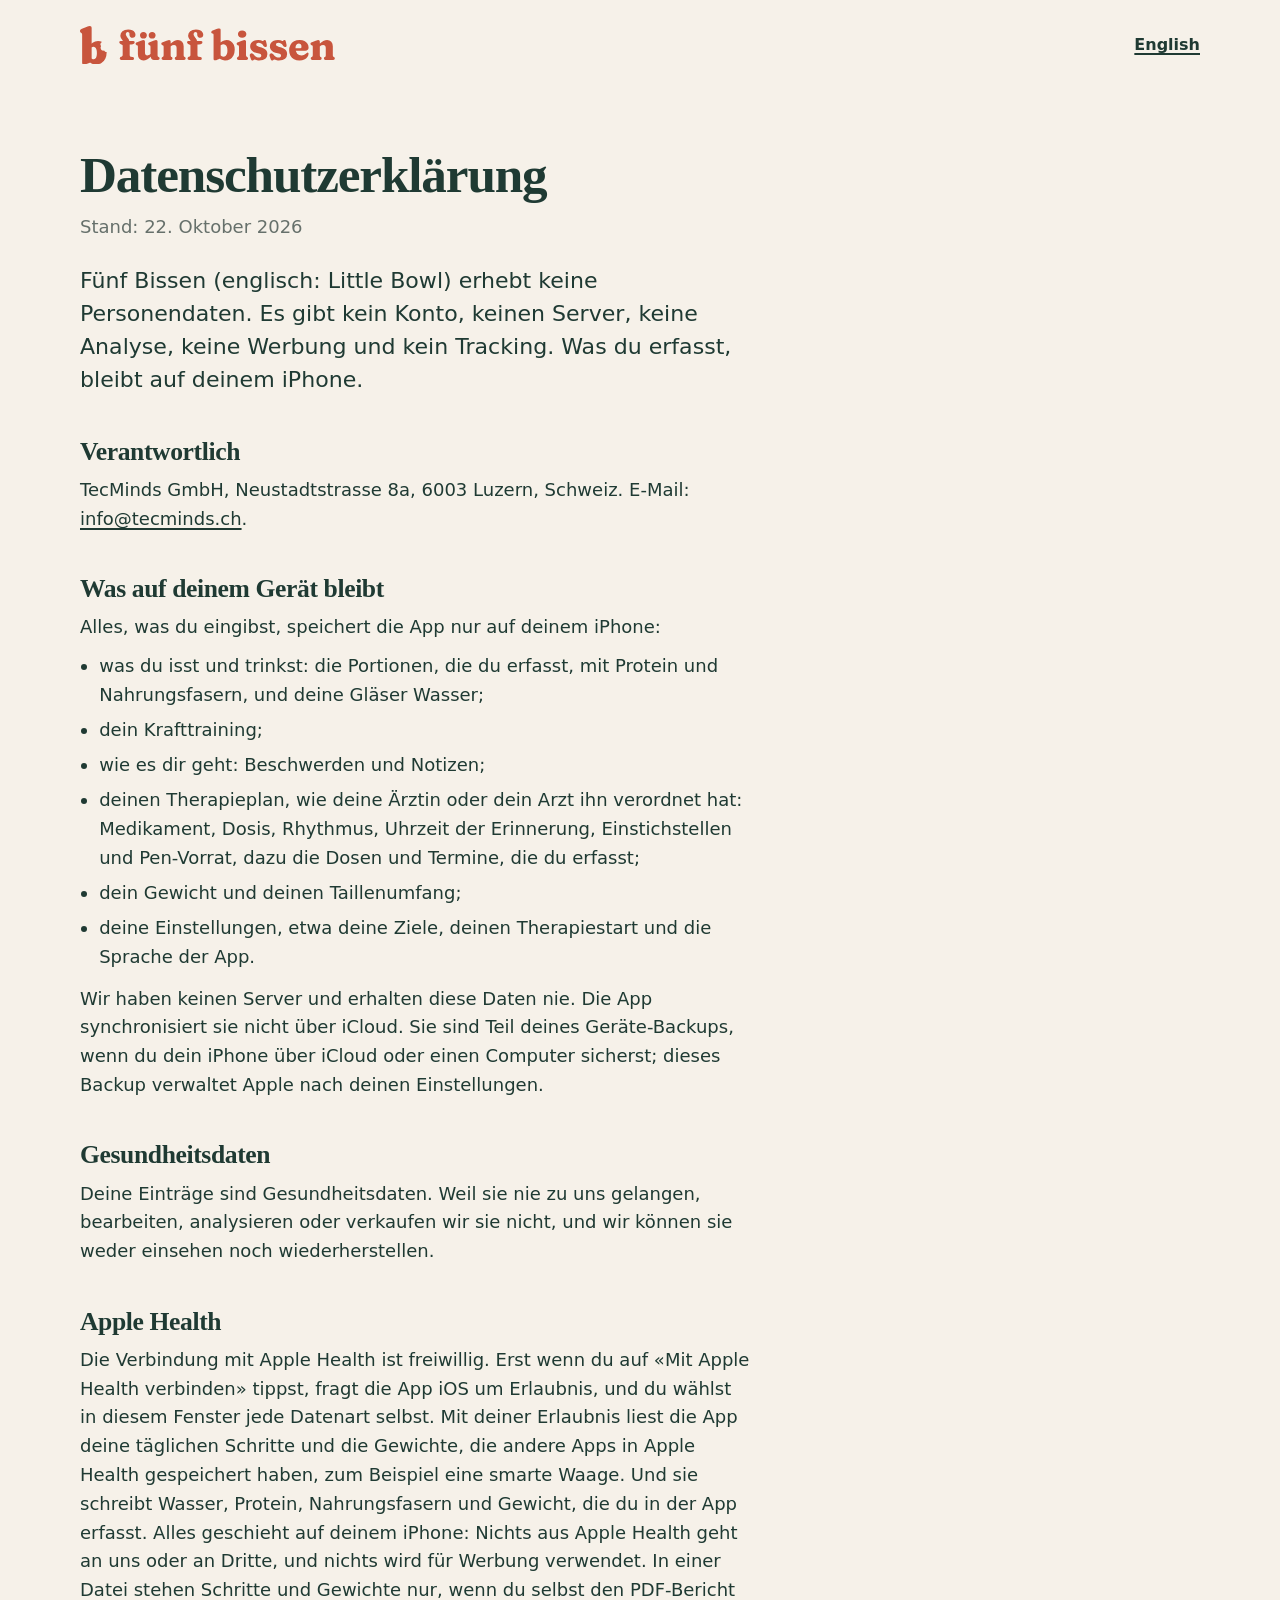
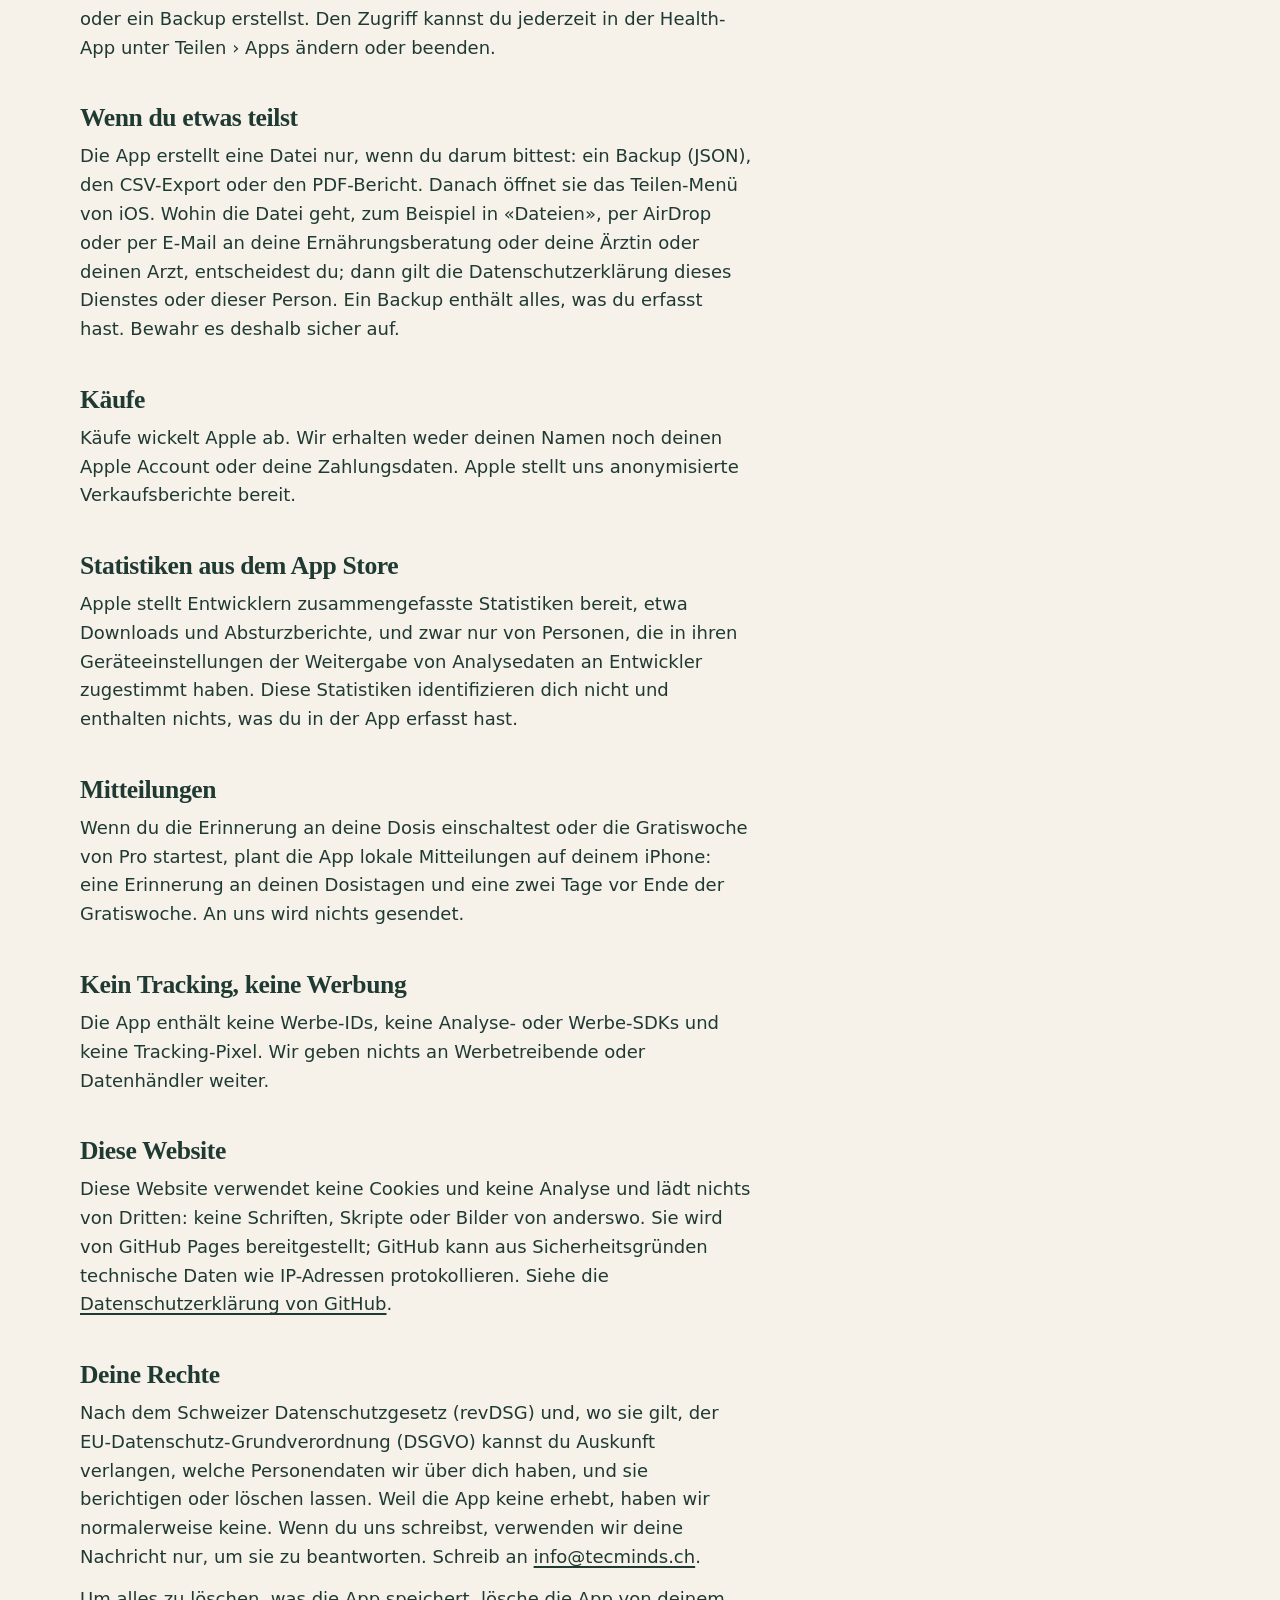
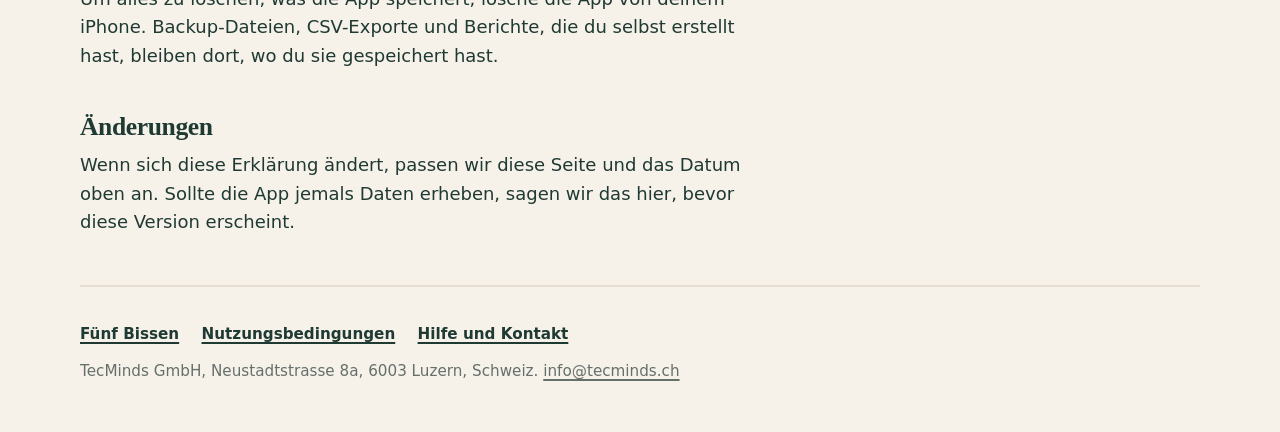
<file: de/privacy.html>
<!doctype html>
<html lang="de">
<head>
<meta charset="utf-8">
<meta name="viewport" content="width=device-width, initial-scale=1">
<title>Datenschutzerklärung: Fünf Bissen</title>
<meta name="description" content="Fünf Bissen erhebt keine Personendaten. Kein Konto, kein Server, keine Analyse. Was du erfasst, bleibt auf deinem iPhone.">
<link rel="alternate" hreflang="en" href="https://tobiasosdev.github.io/fuenf-bissen-site/privacy.html">
<link rel="alternate" hreflang="de" href="https://tobiasosdev.github.io/fuenf-bissen-site/de/privacy.html">
<meta name="theme-color" content="#F6F1E9" media="(prefers-color-scheme: light)">
<meta name="theme-color" content="#1B1D1A" media="(prefers-color-scheme: dark)">
<link rel="icon" href="../favicon.svg" type="image/svg+xml">
<link rel="icon" href="../img/favicon-32.png" sizes="32x32">
<link rel="apple-touch-icon" href="../img/icon-180.png">
<link rel="stylesheet" href="../style.css">
</head>
<body>
<header class="wrap top">
  <a class="lockup" href="./" aria-label="Fünf Bissen, Startseite">
    <svg class="logo" viewBox="0 0 603.968 91" aria-hidden="true"><path d="M 27.597 4.937 L 27.597 85.588 L 18.735 88.859 Q 15.345 90.108 12.936 90.554 Q 10.527 91 9.159 91 Q 7.018 91 6.037 89.929 Q 5.056 88.859 5.056 86.896 L 5.056 21.352 Q 5.056 19.033 4.609 18.081 Q 4.163 17.129 3.152 16.475 L 2.617 16.118 Q 1.19 15.167 0.595 14.215 Q 0 13.263 0 11.776 Q 0 10.052 1.011 8.803 Q 2.022 7.554 4.58 6.483 L 15.226 2.141 Q 18.259 0.892 19.984 0.446 Q 21.709 0 23.196 0 Q 25.397 0 26.497 1.368 Q 27.597 2.736 27.597 4.937 Z M 23.791 56.265 L 19.925 51.864 Q 24.326 44.132 29.828 39.731 Q 35.329 35.329 42.764 35.329 Q 48.215 35.329 52.466 37.849 C 50.519 38.473 49.033 40.057 48.534 42.04 C 48.035 44.022 48.594 46.121 50.014 47.592 C 49.964 47.8 49.921 48.009 49.887 48.22 C 48.432 50.496 48.494 53.425 50.043 55.638 C 51.593 57.851 54.324 58.911 56.96 58.322 C 57.17 58.362 57.381 58.394 57.594 58.418 C 58.645 60.571 60.891 61.877 63.282 61.727 Q 63.212 70.863 59.983 77.38 Q 56.682 84.041 50.823 87.521 Q 44.965 91 37.173 91 Q 31.047 91 26.527 88.205 Q 22.007 85.409 18.557 79.699 L 24.624 72.324 Q 26.348 75.952 28.311 77.409 Q 30.274 78.867 32.475 78.867 Q 34.735 78.867 36.43 77.172 Q 38.125 75.476 39.076 72.146 Q 40.028 68.815 40.028 63.997 Q 40.028 58.763 38.958 55.492 Q 37.887 52.221 36.043 50.675 Q 34.199 49.128 31.761 49.128 Q 29.382 49.128 27.359 50.764 Q 25.337 52.399 23.791 56.265 Z M 117.832 68.4 Q 117.832 70.45 118.432 71.55 Q 119.032 72.65 120.532 72.8 L 124.882 73.2 Q 126.632 73.4 127.357 74.4 Q 128.082 75.4 128.082 76.9 Q 128.082 80.5 124.232 80.5 L 98.182 80.5 Q 96.382 80.5 95.332 79.55 Q 94.282 78.6 94.282 76.95 Q 94.282 75.5 95.007 74.55 Q 95.732 73.6 97.232 73.1 L 98.482 72.7 Q 99.732 72.3 100.432 71.275 Q 101.132 70.25 101.132 68.15 L 101.132 47 Q 101.132 45.7 100.532 45.025 Q 99.932 44.35 98.232 43.6 L 96.932 43.1 Q 94.932 42.2 94.032 41.15 Q 93.132 40.1 93.132 38.65 Q 93.132 37.25 94.107 36.325 Q 95.082 35.4 96.732 35.4 L 105.732 35.4 L 101.332 37.55 L 101.332 35.4 Q 101.332 34.3 100.457 33.175 Q 99.582 32.05 98.507 30.6 Q 97.432 29.15 96.557 27.125 Q 95.682 25.1 95.682 22.3 Q 95.682 16.35 100.557 12.325 Q 105.432 8.3 114.282 8.3 Q 119.982 8.3 123.782 10.025 Q 127.582 11.75 129.557 14.6 Q 131.532 17.45 131.532 20.75 Q 131.532 24.25 129.632 26.175 Q 127.732 28.1 124.732 28.1 Q 121.282 28.1 119.257 26 Q 117.232 23.9 117.232 20.5 L 117.232 18.55 Q 117.232 16.5 116.132 15.475 Q 115.032 14.45 113.082 14.45 Q 110.932 14.45 109.782 15.775 Q 108.632 17.1 108.632 19.35 Q 108.632 21.15 109.457 22.775 Q 110.282 24.4 111.457 25.95 Q 112.632 27.5 113.782 29 Q 114.932 30.5 115.732 32.075 Q 116.532 33.65 116.532 35.2 L 116.532 38.5 L 113.932 35.4 L 125.782 35.4 Q 127.582 35.4 128.557 36.175 Q 129.532 36.95 129.532 38.45 Q 129.532 40.75 127.582 42.25 Q 125.632 43.75 121.282 43.75 L 117.832 43.75 L 117.832 68.4 Z M 167.774 72.95 L 167.774 70.55 L 167.074 70.25 L 167.074 49.55 Q 167.074 47.6 166.649 46.85 Q 166.224 46.1 165.274 45.6 L 163.874 45.45 Q 162.924 44.8 162.324 44.1 Q 161.724 43.4 161.724 42.2 Q 161.724 40.9 162.549 39.925 Q 163.374 38.95 165.224 38.35 L 174.024 34.8 Q 176.274 34.05 177.649 33.65 Q 179.024 33.25 180.424 33.25 Q 182.074 33.25 182.974 34.3 Q 183.874 35.35 183.874 37.05 L 183.874 68.3 Q 183.874 70.55 184.274 71.425 Q 184.674 72.3 185.524 72.85 L 186.374 73.3 Q 187.574 73.9 188.124 74.775 Q 188.674 75.65 188.674 76.95 Q 188.674 78.6 187.624 79.55 Q 186.574 80.5 184.824 80.5 L 175.374 80.5 Q 171.974 80.5 169.874 78.35 Q 167.774 76.2 167.774 72.95 Z M 137.224 66.8 L 137.224 49.55 Q 137.224 47.6 136.799 46.85 Q 136.374 46.1 135.374 45.6 L 134.024 45.45 Q 133.024 44.8 132.424 44.1 Q 131.824 43.4 131.824 42.2 Q 131.824 40.9 132.624 39.925 Q 133.424 38.95 135.274 38.35 L 144.174 34.8 Q 146.424 34 147.799 33.625 Q 149.174 33.25 150.524 33.25 Q 152.174 33.25 153.074 34.3 Q 153.974 35.35 153.974 37.05 L 153.974 62.7 Q 153.974 66.2 155.474 68 Q 156.974 69.8 159.474 69.8 Q 161.274 69.8 163.074 69.025 Q 164.874 68.25 166.874 66.45 L 168.474 64.95 L 171.724 68.8 L 169.474 70.9 Q 163.574 76.8 158.974 79.3 Q 154.374 81.8 150.274 81.8 Q 144.374 81.8 140.799 77.75 Q 137.224 73.7 137.224 66.8 Z M 150.324 29.8 Q 146.524 29.8 144.349 27.75 Q 142.174 25.7 142.174 22.05 Q 142.174 18.45 144.349 16.4 Q 146.524 14.35 150.324 14.35 Q 154.124 14.35 156.299 16.4 Q 158.474 18.45 158.474 22.05 Q 158.474 25.6 156.299 27.7 Q 154.124 29.8 150.324 29.8 Z M 171.024 29.8 Q 167.224 29.8 165.024 27.75 Q 162.824 25.7 162.824 22.05 Q 162.824 18.5 165.024 16.425 Q 167.224 14.35 171.024 14.35 Q 174.874 14.35 177.024 16.4 Q 179.174 18.45 179.174 22.05 Q 179.174 25.6 177.024 27.7 Q 174.874 29.8 171.024 29.8 Z M 214.911 37.15 L 214.911 68.3 Q 214.911 70.75 215.236 71.725 Q 215.561 72.7 216.411 73.25 L 217.511 73.75 Q 219.211 74.95 219.211 76.95 Q 219.211 80.5 215.711 80.5 L 197.261 80.5 Q 195.461 80.5 194.461 79.55 Q 193.461 78.6 193.461 76.95 Q 193.461 75.65 194.011 74.8 Q 194.561 73.95 195.611 73.25 L 196.661 72.85 Q 197.411 72.3 197.811 71.45 Q 198.211 70.6 198.211 68.35 L 198.211 49.55 Q 198.211 47.55 197.736 46.8 Q 197.261 46.05 196.311 45.7 L 194.911 45.4 Q 193.861 44.8 193.311 44.1 Q 192.761 43.4 192.761 42.2 Q 192.761 40.85 193.536 39.925 Q 194.311 39 196.161 38.3 L 205.061 34.9 Q 207.361 34 208.711 33.625 Q 210.061 33.25 211.411 33.25 Q 213.111 33.25 214.011 34.35 Q 214.911 35.45 214.911 37.15 Z M 213.361 50.1 L 210.111 46.3 L 212.361 44.1 Q 218.361 38.05 223.161 35.575 Q 227.961 33.1 232.161 33.1 Q 238.361 33.1 242.036 37.15 Q 245.711 41.2 245.711 48 L 245.711 68.3 Q 245.711 70.65 246.086 71.475 Q 246.461 72.3 247.261 72.8 L 248.261 73.25 Q 249.361 73.95 249.886 74.8 Q 250.411 75.65 250.411 76.95 Q 250.411 78.6 249.411 79.55 Q 248.411 80.5 246.611 80.5 L 228.111 80.5 Q 224.611 80.5 224.611 76.95 Q 224.611 74.95 226.411 73.75 L 227.461 73.25 Q 228.361 72.7 228.686 71.725 Q 229.011 70.75 229.011 68.3 L 229.011 52.2 Q 229.011 48.7 227.386 46.925 Q 225.761 45.15 222.961 45.15 Q 221.011 45.15 218.986 45.9 Q 216.961 46.65 215.011 48.45 L 213.361 50.1 Z M 278.473 68.4 Q 278.473 70.45 279.073 71.55 Q 279.673 72.65 281.173 72.8 L 285.523 73.2 Q 287.273 73.4 287.998 74.4 Q 288.723 75.4 288.723 76.9 Q 288.723 80.5 284.873 80.5 L 258.823 80.5 Q 257.023 80.5 255.973 79.55 Q 254.923 78.6 254.923 76.95 Q 254.923 75.5 255.648 74.55 Q 256.373 73.6 257.873 73.1 L 259.123 72.7 Q 260.373 72.3 261.073 71.275 Q 261.773 70.25 261.773 68.15 L 261.773 47 Q 261.773 45.7 261.173 45.025 Q 260.573 44.35 258.873 43.6 L 257.573 43.1 Q 255.573 42.2 254.673 41.15 Q 253.773 40.1 253.773 38.65 Q 253.773 37.25 254.748 36.325 Q 255.723 35.4 257.373 35.4 L 266.373 35.4 L 261.973 37.55 L 261.973 35.4 Q 261.973 34.3 261.098 33.175 Q 260.223 32.05 259.148 30.6 Q 258.073 29.15 257.198 27.125 Q 256.323 25.1 256.323 22.3 Q 256.323 16.35 261.198 12.325 Q 266.073 8.3 274.923 8.3 Q 280.623 8.3 284.423 10.025 Q 288.223 11.75 290.198 14.6 Q 292.173 17.45 292.173 20.75 Q 292.173 24.25 290.273 26.175 Q 288.373 28.1 285.373 28.1 Q 281.923 28.1 279.898 26 Q 277.873 23.9 277.873 20.5 L 277.873 18.55 Q 277.873 16.5 276.773 15.475 Q 275.673 14.45 273.723 14.45 Q 271.573 14.45 270.423 15.775 Q 269.273 17.1 269.273 19.35 Q 269.273 21.15 270.098 22.775 Q 270.923 24.4 272.098 25.95 Q 273.273 27.5 274.423 29 Q 275.573 30.5 276.373 32.075 Q 277.173 33.65 277.173 35.2 L 277.173 38.5 L 274.573 35.4 L 286.423 35.4 Q 288.223 35.4 289.198 36.175 Q 290.173 36.95 290.173 38.45 Q 290.173 40.75 288.223 42.25 Q 286.273 43.75 281.923 43.75 L 278.473 43.75 L 278.473 68.4 Z M 333.34 9.45 L 333.34 76.35 L 326.99 79.55 Q 324.79 80.45 322.965 80.925 Q 321.14 81.4 319.64 81.4 Q 318.24 81.4 317.415 80.575 Q 316.59 79.75 316.59 78.2 L 316.59 21.9 Q 316.59 19.9 316.19 19.2 Q 315.79 18.5 314.69 18 L 313.39 17.75 Q 312.34 17.2 311.765 16.45 Q 311.19 15.7 311.19 14.55 Q 311.19 13.2 312.015 12.25 Q 312.84 11.3 314.64 10.6 L 323.49 7.2 Q 325.79 6.35 327.165 6 Q 328.54 5.65 329.89 5.65 Q 331.59 5.65 332.465 6.7 Q 333.34 7.75 333.34 9.45 Z M 330.19 50.55 L 327.39 46.9 Q 331.24 40.5 336.24 36.825 Q 341.24 33.15 347.49 33.15 Q 353.14 33.15 357.49 36.025 Q 361.84 38.9 364.315 44.025 Q 366.79 49.15 366.79 56 Q 366.79 63.95 363.765 69.7 Q 360.74 75.45 355.515 78.55 Q 350.29 81.65 343.54 81.65 Q 337.84 81.65 333.54 79.075 Q 329.24 76.5 326.34 71.35 L 330.74 65.7 Q 332.64 69.5 335.09 71.1 Q 337.54 72.7 340.29 72.7 Q 342.94 72.7 345.04 71.025 Q 347.14 69.35 348.29 66.05 Q 349.44 62.75 349.44 57.9 Q 349.44 52.95 348.215 49.7 Q 346.99 46.45 344.815 44.85 Q 342.64 43.25 339.84 43.25 Q 336.94 43.25 334.49 45.025 Q 332.04 46.8 330.19 50.55 Z M 393.535 37.15 L 393.535 68.3 Q 393.535 70.55 393.91 71.4 Q 394.285 72.25 395.085 72.85 L 396.035 73.3 Q 397.135 73.9 397.685 74.775 Q 398.235 75.65 398.235 76.95 Q 398.235 78.6 397.21 79.55 Q 396.185 80.5 394.385 80.5 L 375.885 80.5 Q 374.035 80.5 373.01 79.55 Q 371.985 78.6 371.985 76.95 Q 371.985 75.65 372.56 74.8 Q 373.135 73.95 374.185 73.25 L 375.235 72.85 Q 375.985 72.25 376.41 71.4 Q 376.835 70.55 376.835 68.35 L 376.835 49.55 Q 376.835 47.55 376.36 46.8 Q 375.885 46.05 374.885 45.7 L 373.535 45.4 Q 372.435 44.8 371.885 44.1 Q 371.335 43.4 371.335 42.2 Q 371.335 40.85 372.135 39.925 Q 372.935 39 374.735 38.3 L 383.685 34.9 Q 385.885 34 387.285 33.625 Q 388.685 33.25 390.035 33.25 Q 391.735 33.25 392.635 34.35 Q 393.535 35.45 393.535 37.15 Z M 384.335 27.85 Q 379.735 27.85 377.06 25.45 Q 374.385 23.05 374.385 19.1 Q 374.385 15.15 377.06 12.8 Q 379.735 10.45 384.335 10.45 Q 388.935 10.45 391.66 12.8 Q 394.385 15.15 394.385 19.1 Q 394.385 23.05 391.66 25.45 Q 388.935 27.85 384.335 27.85 Z M 423.388 39.95 Q 420.588 39.95 419.213 41.1 Q 417.838 42.25 417.838 44.05 Q 417.838 45.2 418.438 46.05 Q 419.038 46.9 420.338 47.675 Q 421.638 48.45 423.788 49 Q 431.338 50.7 435.763 53.075 Q 440.188 55.45 442.188 58.625 Q 444.188 61.8 444.188 66.1 Q 444.188 73.1 439.363 77.4 Q 434.538 81.7 424.638 81.7 Q 421.888 81.7 419.788 81.175 Q 417.688 80.65 416.238 80.15 Q 414.788 79.65 413.738 79.65 Q 412.788 79.65 412.138 80.15 Q 411.488 80.65 410.788 81.225 Q 410.088 81.8 409.088 81.8 Q 407.788 81.8 406.788 80.9 Q 405.788 80 405.088 77.95 L 403.038 72.55 Q 402.138 69.65 402.688 67.625 Q 403.238 65.6 404.938 64.95 Q 406.688 64.25 408.588 64.95 Q 410.488 65.65 411.888 67.5 Q 413.638 69.95 415.488 71.575 Q 417.338 73.2 419.363 74.075 Q 421.388 74.95 423.688 74.95 Q 426.838 74.95 428.263 73.65 Q 429.688 72.35 429.688 70.35 Q 429.688 68.9 428.863 67.825 Q 428.038 66.75 426.313 65.95 Q 424.588 65.15 421.688 64.6 Q 415.538 63.5 411.463 61.35 Q 407.388 59.2 405.338 55.95 Q 403.288 52.7 403.288 48.2 Q 403.288 43.75 405.738 40.3 Q 408.188 36.85 412.463 34.975 Q 416.738 33.1 422.488 33.1 Q 425.988 33.1 428.063 33.65 Q 430.138 34.2 431.288 34.775 Q 432.438 35.35 433.138 35.35 Q 433.988 35.35 434.688 34.75 Q 435.388 34.15 436.088 33.65 Q 436.788 33.15 437.738 33.15 Q 438.938 33.15 439.788 33.95 Q 440.638 34.75 441.038 36.65 L 442.588 43.05 Q 443.088 45.7 442.788 47.55 Q 442.488 49.4 440.638 49.85 Q 439.238 50.15 437.638 49.35 Q 436.038 48.55 434.588 46.6 Q 432.288 43.2 429.513 41.575 Q 426.738 39.95 423.388 39.95 Z M 470.162 39.95 Q 467.362 39.95 465.987 41.1 Q 464.612 42.25 464.612 44.05 Q 464.612 45.2 465.212 46.05 Q 465.812 46.9 467.112 47.675 Q 468.412 48.45 470.562 49 Q 478.112 50.7 482.537 53.075 Q 486.962 55.45 488.962 58.625 Q 490.962 61.8 490.962 66.1 Q 490.962 73.1 486.137 77.4 Q 481.312 81.7 471.412 81.7 Q 468.662 81.7 466.562 81.175 Q 464.462 80.65 463.012 80.15 Q 461.562 79.65 460.512 79.65 Q 459.562 79.65 458.912 80.15 Q 458.262 80.65 457.562 81.225 Q 456.862 81.8 455.862 81.8 Q 454.562 81.8 453.562 80.9 Q 452.562 80 451.862 77.95 L 449.812 72.55 Q 448.912 69.65 449.462 67.625 Q 450.012 65.6 451.712 64.95 Q 453.462 64.25 455.362 64.95 Q 457.262 65.65 458.662 67.5 Q 460.412 69.95 462.262 71.575 Q 464.112 73.2 466.137 74.075 Q 468.162 74.95 470.462 74.95 Q 473.612 74.95 475.037 73.65 Q 476.462 72.35 476.462 70.35 Q 476.462 68.9 475.637 67.825 Q 474.812 66.75 473.087 65.95 Q 471.362 65.15 468.462 64.6 Q 462.312 63.5 458.237 61.35 Q 454.162 59.2 452.112 55.95 Q 450.062 52.7 450.062 48.2 Q 450.062 43.75 452.512 40.3 Q 454.962 36.85 459.237 34.975 Q 463.512 33.1 469.262 33.1 Q 472.762 33.1 474.837 33.65 Q 476.912 34.2 478.062 34.775 Q 479.212 35.35 479.912 35.35 Q 480.762 35.35 481.462 34.75 Q 482.162 34.15 482.862 33.65 Q 483.562 33.15 484.512 33.15 Q 485.712 33.15 486.562 33.95 Q 487.412 34.75 487.812 36.65 L 489.362 43.05 Q 489.862 45.7 489.562 47.55 Q 489.262 49.4 487.412 49.85 Q 486.012 50.15 484.412 49.35 Q 482.812 48.55 481.362 46.6 Q 479.062 43.2 476.287 41.575 Q 473.512 39.95 470.162 39.95 Z M 541.836 50.75 Q 541.836 54.55 539.786 56.55 Q 537.736 58.55 533.886 58.55 L 506.586 58.55 L 506.586 52.85 L 521.986 52.85 Q 525.036 52.85 525.036 49.75 Q 525.036 45.65 523.161 43.525 Q 521.286 41.4 518.586 41.4 Q 516.436 41.4 514.686 42.65 Q 512.936 43.9 511.886 46.45 Q 510.836 49 510.836 52.85 Q 510.836 61.3 514.761 65.525 Q 518.686 69.75 525.136 69.75 Q 528.586 69.75 531.586 68.375 Q 534.586 67 536.586 64.8 Q 537.686 63.8 538.411 63.45 Q 539.136 63.1 539.786 63.1 Q 540.636 63.1 541.211 63.75 Q 541.786 64.4 541.786 65.85 Q 541.636 69.95 539.011 73.55 Q 536.386 77.15 531.611 79.4 Q 526.836 81.65 520.286 81.65 Q 512.786 81.65 507.286 78.7 Q 501.786 75.75 498.786 70.425 Q 495.786 65.1 495.786 58 Q 495.786 50.85 498.711 45.225 Q 501.636 39.6 507.286 36.35 Q 512.936 33.1 520.936 33.1 Q 527.436 33.1 532.086 35.475 Q 536.736 37.85 539.286 41.9 Q 541.836 45.95 541.836 50.75 Z M 568.468 37.15 L 568.468 68.3 Q 568.468 70.75 568.793 71.725 Q 569.118 72.7 569.968 73.25 L 571.068 73.75 Q 572.768 74.95 572.768 76.95 Q 572.768 80.5 569.268 80.5 L 550.818 80.5 Q 549.018 80.5 548.018 79.55 Q 547.018 78.6 547.018 76.95 Q 547.018 75.65 547.568 74.8 Q 548.118 73.95 549.168 73.25 L 550.218 72.85 Q 550.968 72.3 551.368 71.45 Q 551.768 70.6 551.768 68.35 L 551.768 49.55 Q 551.768 47.55 551.293 46.8 Q 550.818 46.05 549.868 45.7 L 548.468 45.4 Q 547.418 44.8 546.868 44.1 Q 546.318 43.4 546.318 42.2 Q 546.318 40.85 547.093 39.925 Q 547.868 39 549.718 38.3 L 558.618 34.9 Q 560.918 34 562.268 33.625 Q 563.618 33.25 564.968 33.25 Q 566.668 33.25 567.568 34.35 Q 568.468 35.45 568.468 37.15 Z M 566.918 50.1 L 563.668 46.3 L 565.918 44.1 Q 571.918 38.05 576.718 35.575 Q 581.518 33.1 585.718 33.1 Q 591.918 33.1 595.593 37.15 Q 599.268 41.2 599.268 48 L 599.268 68.3 Q 599.268 70.65 599.643 71.475 Q 600.018 72.3 600.818 72.8 L 601.818 73.25 Q 602.918 73.95 603.443 74.8 Q 603.968 75.65 603.968 76.95 Q 603.968 78.6 602.968 79.55 Q 601.968 80.5 600.168 80.5 L 581.668 80.5 Q 578.168 80.5 578.168 76.95 Q 578.168 74.95 579.968 73.75 L 581.018 73.25 Q 581.918 72.7 582.243 71.725 Q 582.568 70.75 582.568 68.3 L 582.568 52.2 Q 582.568 48.7 580.943 46.925 Q 579.318 45.15 576.518 45.15 Q 574.568 45.15 572.543 45.9 Q 570.518 46.65 568.568 48.45 L 566.918 50.1 Z"/></svg>
  </a>
  <nav><a href="../privacy.html" hreflang="en" lang="en">English</a></nav>
</header>

<main class="wrap">
  <article class="page">
    <h1>Datenschutzerklärung</h1>
    <p class="muted">Stand: 22. Oktober 2026</p>

    <p class="lead">Fünf Bissen (englisch: Little Bowl) erhebt keine Personendaten. Es gibt kein Konto, keinen Server, keine Analyse, keine Werbung und kein Tracking. Was du erfasst, bleibt auf deinem iPhone.</p>

    <h2>Verantwortlich</h2>
    <p>TecMinds GmbH, Neustadtstrasse 8a, 6003 Luzern, Schweiz. E-Mail: <a href="mailto:info@tecminds.ch">info@tecminds.ch</a>.</p>

    <h2>Was auf deinem Gerät bleibt</h2>
    <p>Alles, was du eingibst, speichert die App nur auf deinem iPhone:</p>
    <ul>
      <li>was du isst und trinkst: die Portionen, die du erfasst, mit Protein und Nahrungsfasern, und deine Gläser Wasser;</li>
      <li>dein Krafttraining;</li>
      <li>wie es dir geht: Beschwerden und Notizen;</li>
      <li>deinen Therapieplan, wie deine Ärztin oder dein Arzt ihn verordnet hat: Medikament, Dosis, Rhythmus, Uhrzeit der Erinnerung, Einstichstellen und Pen-Vorrat, dazu die Dosen und Termine, die du erfasst;</li>
      <li>dein Gewicht und deinen Taillenumfang;</li>
      <li>deine Einstellungen, etwa deine Ziele, deinen Therapiestart und die Sprache der App.</li>
    </ul>
    <p>Wir haben keinen Server und erhalten diese Daten nie. Die App synchronisiert sie nicht über iCloud. Sie sind Teil deines Geräte-Backups, wenn du dein iPhone über iCloud oder einen Computer sicherst; dieses Backup verwaltet Apple nach deinen Einstellungen.</p>

    <h2>Gesundheitsdaten</h2>
    <p>Deine Einträge sind Gesundheitsdaten. Weil sie nie zu uns gelangen, bearbeiten, analysieren oder verkaufen wir sie nicht, und wir können sie weder einsehen noch wiederherstellen.</p>

    <h2>Apple Health</h2>
    <p>Die Verbindung mit Apple Health ist freiwillig. Erst wenn du auf «Mit Apple Health verbinden» tippst, fragt die App iOS um Erlaubnis, und du wählst in diesem Fenster jede Datenart selbst. Mit deiner Erlaubnis liest die App deine täglichen Schritte und die Gewichte, die andere Apps in Apple Health gespeichert haben, zum Beispiel eine smarte Waage. Und sie schreibt Wasser, Protein, Nahrungsfasern und Gewicht, die du in der App erfasst. Alles geschieht auf deinem iPhone: Nichts aus Apple Health geht an uns oder an Dritte, und nichts wird für Werbung verwendet. In einer Datei stehen Schritte und Gewichte nur, wenn du selbst den PDF-Bericht oder ein Backup erstellst. Den Zugriff kannst du jederzeit in der Health-App unter Teilen › Apps ändern oder beenden.</p>

    <h2>Wenn du etwas teilst</h2>
    <p>Die App erstellt eine Datei nur, wenn du darum bittest: ein Backup (JSON), den CSV-Export oder den PDF-Bericht. Danach öffnet sie das Teilen-Menü von iOS. Wohin die Datei geht, zum Beispiel in «Dateien», per AirDrop oder per E-Mail an deine Ernährungsberatung oder deine Ärztin oder deinen Arzt, entscheidest du; dann gilt die Datenschutzerklärung dieses Dienstes oder dieser Person. Ein Backup enthält alles, was du erfasst hast. Bewahr es deshalb sicher auf.</p>

    <h2>Käufe</h2>
    <p>Käufe wickelt Apple ab. Wir erhalten weder deinen Namen noch deinen Apple Account oder deine Zahlungsdaten. Apple stellt uns anonymisierte Verkaufsberichte bereit.</p>

    <h2>Statistiken aus dem App Store</h2>
    <p>Apple stellt Entwicklern zusammengefasste Statistiken bereit, etwa Downloads und Absturzberichte, und zwar nur von Personen, die in ihren Geräteeinstellungen der Weitergabe von Analysedaten an Entwickler zugestimmt haben. Diese Statistiken identifizieren dich nicht und enthalten nichts, was du in der App erfasst hast.</p>

    <h2>Mitteilungen</h2>
    <p>Wenn du die Erinnerung an deine Dosis einschaltest oder die Gratiswoche von Pro startest, plant die App lokale Mitteilungen auf deinem iPhone: eine Erinnerung an deinen Dosistagen und eine zwei Tage vor Ende der Gratiswoche. An uns wird nichts gesendet.</p>

    <h2>Kein Tracking, keine Werbung</h2>
    <p>Die App enthält keine Werbe-IDs, keine Analyse- oder Werbe-SDKs und keine Tracking-Pixel. Wir geben nichts an Werbetreibende oder Datenhändler weiter.</p>

    <h2>Diese Website</h2>
    <p>Diese Website verwendet keine Cookies und keine Analyse und lädt nichts von Dritten: keine Schriften, Skripte oder Bilder von anderswo. Sie wird von GitHub Pages bereitgestellt; GitHub kann aus Sicherheitsgründen technische Daten wie IP-Adressen protokollieren. Siehe die <a href="https://docs.github.com/de/site-policy/privacy-policies/github-general-privacy-statement">Datenschutzerklärung von GitHub</a>.</p>

    <h2>Deine Rechte</h2>
    <p>Nach dem Schweizer Datenschutzgesetz (revDSG) und, wo sie gilt, der EU-Datenschutz-Grundverordnung (DSGVO) kannst du Auskunft verlangen, welche Personendaten wir über dich haben, und sie berichtigen oder löschen lassen. Weil die App keine erhebt, haben wir normalerweise keine. Wenn du uns schreibst, verwenden wir deine Nachricht nur, um sie zu beantworten. Schreib an <a href="mailto:info@tecminds.ch">info@tecminds.ch</a>.</p>
    <p>Um alles zu löschen, was die App speichert, lösche die App von deinem iPhone. Backup-Dateien, CSV-Exporte und Berichte, die du selbst erstellt hast, bleiben dort, wo du sie gespeichert hast.</p>

    <h2>Änderungen</h2>
    <p>Wenn sich diese Erklärung ändert, passen wir diese Seite und das Datum oben an. Sollte die App jemals Daten erheben, sagen wir das hier, bevor diese Version erscheint.</p>
  </article>
</main>

<footer class="wrap foot">
  <nav><a href="./">Fünf Bissen</a><a href="terms.html">Nutzungsbedingungen</a><a href="support.html">Hilfe und Kontakt</a></nav>
  <p>TecMinds GmbH, Neustadtstrasse 8a, 6003 Luzern, Schweiz. <a href="mailto:info@tecminds.ch">info@tecminds.ch</a></p>
</footer>
</body>
</html>
</file>
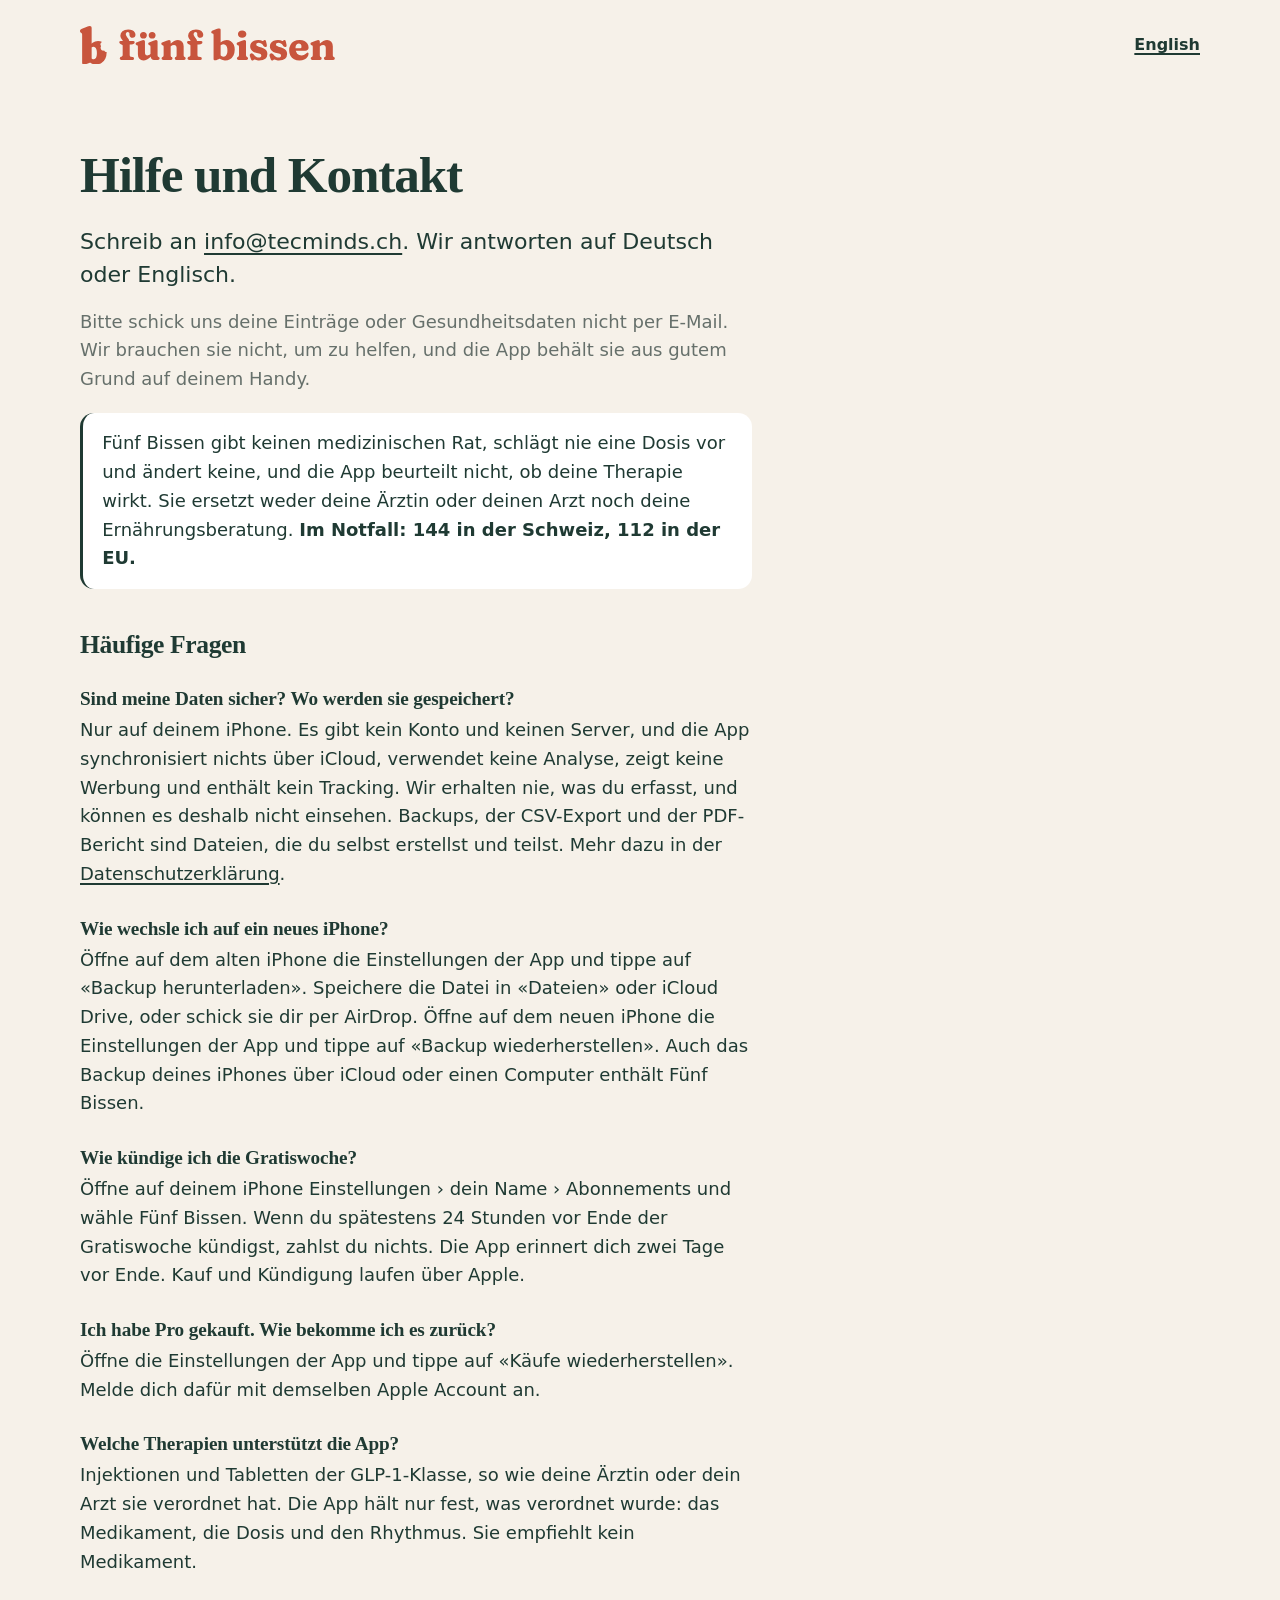
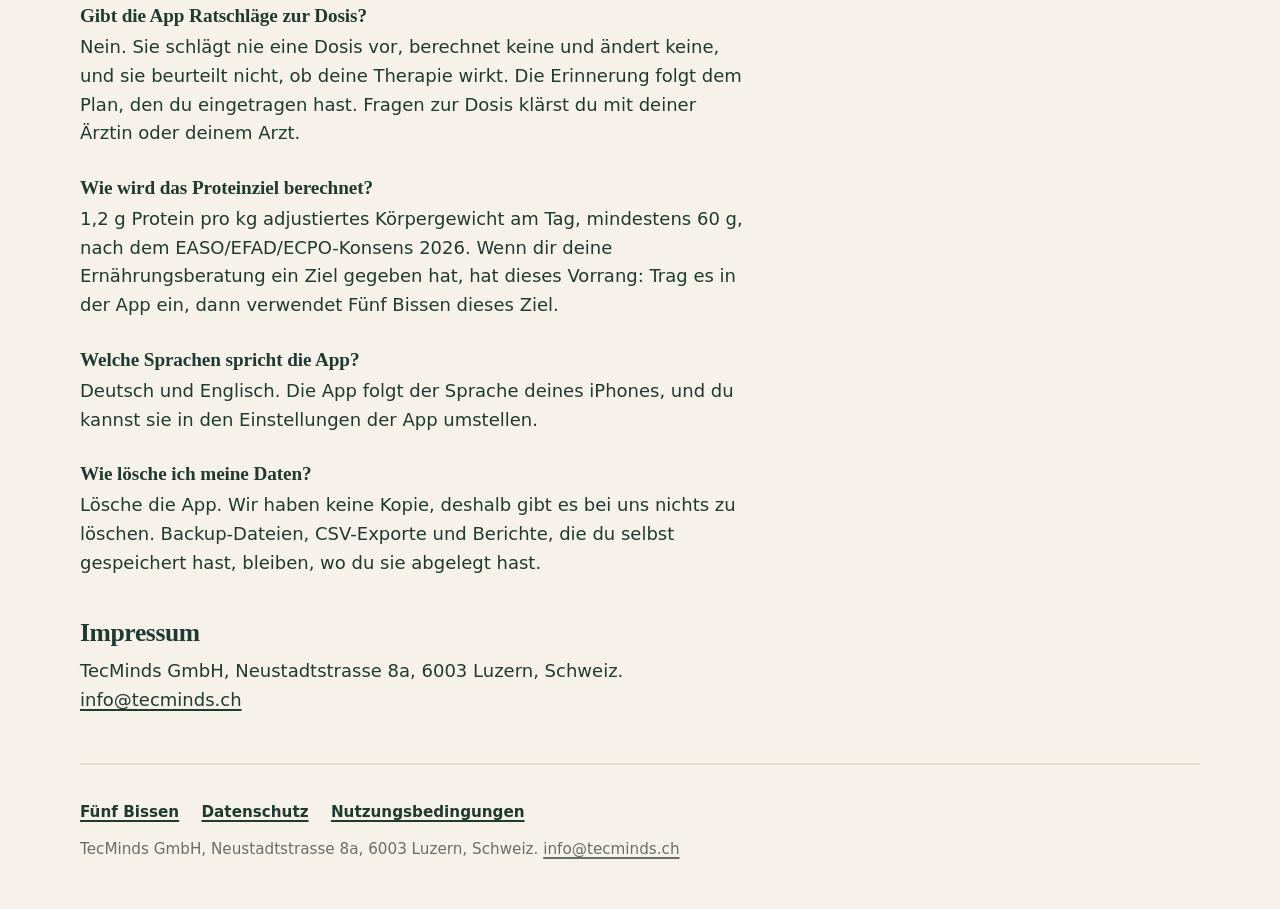
<file: de/support.html>
<!doctype html>
<html lang="de">
<head>
<meta charset="utf-8">
<meta name="viewport" content="width=device-width, initial-scale=1">
<title>Hilfe und Kontakt: Fünf Bissen</title>
<meta name="description" content="Antworten zu Fünf Bissen: wo deine Daten gespeichert sind, Wechsel auf ein neues iPhone, die Gratiswoche, Käufe wiederherstellen, das Proteinziel und die Sprachen. Schreib an info@tecminds.ch.">
<link rel="alternate" hreflang="en" href="https://tobiasosdev.github.io/fuenf-bissen-site/support.html">
<link rel="alternate" hreflang="de" href="https://tobiasosdev.github.io/fuenf-bissen-site/de/support.html">
<meta name="theme-color" content="#F6F1E9" media="(prefers-color-scheme: light)">
<meta name="theme-color" content="#1B1D1A" media="(prefers-color-scheme: dark)">
<link rel="icon" href="../favicon.svg" type="image/svg+xml">
<link rel="icon" href="../img/favicon-32.png" sizes="32x32">
<link rel="apple-touch-icon" href="../img/icon-180.png">
<link rel="stylesheet" href="../style.css">
</head>
<body>
<header class="wrap top">
  <a class="lockup" href="./" aria-label="Fünf Bissen, Startseite">
    <svg class="logo" viewBox="0 0 603.968 91" aria-hidden="true"><path d="M 27.597 4.937 L 27.597 85.588 L 18.735 88.859 Q 15.345 90.108 12.936 90.554 Q 10.527 91 9.159 91 Q 7.018 91 6.037 89.929 Q 5.056 88.859 5.056 86.896 L 5.056 21.352 Q 5.056 19.033 4.609 18.081 Q 4.163 17.129 3.152 16.475 L 2.617 16.118 Q 1.19 15.167 0.595 14.215 Q 0 13.263 0 11.776 Q 0 10.052 1.011 8.803 Q 2.022 7.554 4.58 6.483 L 15.226 2.141 Q 18.259 0.892 19.984 0.446 Q 21.709 0 23.196 0 Q 25.397 0 26.497 1.368 Q 27.597 2.736 27.597 4.937 Z M 23.791 56.265 L 19.925 51.864 Q 24.326 44.132 29.828 39.731 Q 35.329 35.329 42.764 35.329 Q 48.215 35.329 52.466 37.849 C 50.519 38.473 49.033 40.057 48.534 42.04 C 48.035 44.022 48.594 46.121 50.014 47.592 C 49.964 47.8 49.921 48.009 49.887 48.22 C 48.432 50.496 48.494 53.425 50.043 55.638 C 51.593 57.851 54.324 58.911 56.96 58.322 C 57.17 58.362 57.381 58.394 57.594 58.418 C 58.645 60.571 60.891 61.877 63.282 61.727 Q 63.212 70.863 59.983 77.38 Q 56.682 84.041 50.823 87.521 Q 44.965 91 37.173 91 Q 31.047 91 26.527 88.205 Q 22.007 85.409 18.557 79.699 L 24.624 72.324 Q 26.348 75.952 28.311 77.409 Q 30.274 78.867 32.475 78.867 Q 34.735 78.867 36.43 77.172 Q 38.125 75.476 39.076 72.146 Q 40.028 68.815 40.028 63.997 Q 40.028 58.763 38.958 55.492 Q 37.887 52.221 36.043 50.675 Q 34.199 49.128 31.761 49.128 Q 29.382 49.128 27.359 50.764 Q 25.337 52.399 23.791 56.265 Z M 117.832 68.4 Q 117.832 70.45 118.432 71.55 Q 119.032 72.65 120.532 72.8 L 124.882 73.2 Q 126.632 73.4 127.357 74.4 Q 128.082 75.4 128.082 76.9 Q 128.082 80.5 124.232 80.5 L 98.182 80.5 Q 96.382 80.5 95.332 79.55 Q 94.282 78.6 94.282 76.95 Q 94.282 75.5 95.007 74.55 Q 95.732 73.6 97.232 73.1 L 98.482 72.7 Q 99.732 72.3 100.432 71.275 Q 101.132 70.25 101.132 68.15 L 101.132 47 Q 101.132 45.7 100.532 45.025 Q 99.932 44.35 98.232 43.6 L 96.932 43.1 Q 94.932 42.2 94.032 41.15 Q 93.132 40.1 93.132 38.65 Q 93.132 37.25 94.107 36.325 Q 95.082 35.4 96.732 35.4 L 105.732 35.4 L 101.332 37.55 L 101.332 35.4 Q 101.332 34.3 100.457 33.175 Q 99.582 32.05 98.507 30.6 Q 97.432 29.15 96.557 27.125 Q 95.682 25.1 95.682 22.3 Q 95.682 16.35 100.557 12.325 Q 105.432 8.3 114.282 8.3 Q 119.982 8.3 123.782 10.025 Q 127.582 11.75 129.557 14.6 Q 131.532 17.45 131.532 20.75 Q 131.532 24.25 129.632 26.175 Q 127.732 28.1 124.732 28.1 Q 121.282 28.1 119.257 26 Q 117.232 23.9 117.232 20.5 L 117.232 18.55 Q 117.232 16.5 116.132 15.475 Q 115.032 14.45 113.082 14.45 Q 110.932 14.45 109.782 15.775 Q 108.632 17.1 108.632 19.35 Q 108.632 21.15 109.457 22.775 Q 110.282 24.4 111.457 25.95 Q 112.632 27.5 113.782 29 Q 114.932 30.5 115.732 32.075 Q 116.532 33.65 116.532 35.2 L 116.532 38.5 L 113.932 35.4 L 125.782 35.4 Q 127.582 35.4 128.557 36.175 Q 129.532 36.95 129.532 38.45 Q 129.532 40.75 127.582 42.25 Q 125.632 43.75 121.282 43.75 L 117.832 43.75 L 117.832 68.4 Z M 167.774 72.95 L 167.774 70.55 L 167.074 70.25 L 167.074 49.55 Q 167.074 47.6 166.649 46.85 Q 166.224 46.1 165.274 45.6 L 163.874 45.45 Q 162.924 44.8 162.324 44.1 Q 161.724 43.4 161.724 42.2 Q 161.724 40.9 162.549 39.925 Q 163.374 38.95 165.224 38.35 L 174.024 34.8 Q 176.274 34.05 177.649 33.65 Q 179.024 33.25 180.424 33.25 Q 182.074 33.25 182.974 34.3 Q 183.874 35.35 183.874 37.05 L 183.874 68.3 Q 183.874 70.55 184.274 71.425 Q 184.674 72.3 185.524 72.85 L 186.374 73.3 Q 187.574 73.9 188.124 74.775 Q 188.674 75.65 188.674 76.95 Q 188.674 78.6 187.624 79.55 Q 186.574 80.5 184.824 80.5 L 175.374 80.5 Q 171.974 80.5 169.874 78.35 Q 167.774 76.2 167.774 72.95 Z M 137.224 66.8 L 137.224 49.55 Q 137.224 47.6 136.799 46.85 Q 136.374 46.1 135.374 45.6 L 134.024 45.45 Q 133.024 44.8 132.424 44.1 Q 131.824 43.4 131.824 42.2 Q 131.824 40.9 132.624 39.925 Q 133.424 38.95 135.274 38.35 L 144.174 34.8 Q 146.424 34 147.799 33.625 Q 149.174 33.25 150.524 33.25 Q 152.174 33.25 153.074 34.3 Q 153.974 35.35 153.974 37.05 L 153.974 62.7 Q 153.974 66.2 155.474 68 Q 156.974 69.8 159.474 69.8 Q 161.274 69.8 163.074 69.025 Q 164.874 68.25 166.874 66.45 L 168.474 64.95 L 171.724 68.8 L 169.474 70.9 Q 163.574 76.8 158.974 79.3 Q 154.374 81.8 150.274 81.8 Q 144.374 81.8 140.799 77.75 Q 137.224 73.7 137.224 66.8 Z M 150.324 29.8 Q 146.524 29.8 144.349 27.75 Q 142.174 25.7 142.174 22.05 Q 142.174 18.45 144.349 16.4 Q 146.524 14.35 150.324 14.35 Q 154.124 14.35 156.299 16.4 Q 158.474 18.45 158.474 22.05 Q 158.474 25.6 156.299 27.7 Q 154.124 29.8 150.324 29.8 Z M 171.024 29.8 Q 167.224 29.8 165.024 27.75 Q 162.824 25.7 162.824 22.05 Q 162.824 18.5 165.024 16.425 Q 167.224 14.35 171.024 14.35 Q 174.874 14.35 177.024 16.4 Q 179.174 18.45 179.174 22.05 Q 179.174 25.6 177.024 27.7 Q 174.874 29.8 171.024 29.8 Z M 214.911 37.15 L 214.911 68.3 Q 214.911 70.75 215.236 71.725 Q 215.561 72.7 216.411 73.25 L 217.511 73.75 Q 219.211 74.95 219.211 76.95 Q 219.211 80.5 215.711 80.5 L 197.261 80.5 Q 195.461 80.5 194.461 79.55 Q 193.461 78.6 193.461 76.95 Q 193.461 75.65 194.011 74.8 Q 194.561 73.95 195.611 73.25 L 196.661 72.85 Q 197.411 72.3 197.811 71.45 Q 198.211 70.6 198.211 68.35 L 198.211 49.55 Q 198.211 47.55 197.736 46.8 Q 197.261 46.05 196.311 45.7 L 194.911 45.4 Q 193.861 44.8 193.311 44.1 Q 192.761 43.4 192.761 42.2 Q 192.761 40.85 193.536 39.925 Q 194.311 39 196.161 38.3 L 205.061 34.9 Q 207.361 34 208.711 33.625 Q 210.061 33.25 211.411 33.25 Q 213.111 33.25 214.011 34.35 Q 214.911 35.45 214.911 37.15 Z M 213.361 50.1 L 210.111 46.3 L 212.361 44.1 Q 218.361 38.05 223.161 35.575 Q 227.961 33.1 232.161 33.1 Q 238.361 33.1 242.036 37.15 Q 245.711 41.2 245.711 48 L 245.711 68.3 Q 245.711 70.65 246.086 71.475 Q 246.461 72.3 247.261 72.8 L 248.261 73.25 Q 249.361 73.95 249.886 74.8 Q 250.411 75.65 250.411 76.95 Q 250.411 78.6 249.411 79.55 Q 248.411 80.5 246.611 80.5 L 228.111 80.5 Q 224.611 80.5 224.611 76.95 Q 224.611 74.95 226.411 73.75 L 227.461 73.25 Q 228.361 72.7 228.686 71.725 Q 229.011 70.75 229.011 68.3 L 229.011 52.2 Q 229.011 48.7 227.386 46.925 Q 225.761 45.15 222.961 45.15 Q 221.011 45.15 218.986 45.9 Q 216.961 46.65 215.011 48.45 L 213.361 50.1 Z M 278.473 68.4 Q 278.473 70.45 279.073 71.55 Q 279.673 72.65 281.173 72.8 L 285.523 73.2 Q 287.273 73.4 287.998 74.4 Q 288.723 75.4 288.723 76.9 Q 288.723 80.5 284.873 80.5 L 258.823 80.5 Q 257.023 80.5 255.973 79.55 Q 254.923 78.6 254.923 76.95 Q 254.923 75.5 255.648 74.55 Q 256.373 73.6 257.873 73.1 L 259.123 72.7 Q 260.373 72.3 261.073 71.275 Q 261.773 70.25 261.773 68.15 L 261.773 47 Q 261.773 45.7 261.173 45.025 Q 260.573 44.35 258.873 43.6 L 257.573 43.1 Q 255.573 42.2 254.673 41.15 Q 253.773 40.1 253.773 38.65 Q 253.773 37.25 254.748 36.325 Q 255.723 35.4 257.373 35.4 L 266.373 35.4 L 261.973 37.55 L 261.973 35.4 Q 261.973 34.3 261.098 33.175 Q 260.223 32.05 259.148 30.6 Q 258.073 29.15 257.198 27.125 Q 256.323 25.1 256.323 22.3 Q 256.323 16.35 261.198 12.325 Q 266.073 8.3 274.923 8.3 Q 280.623 8.3 284.423 10.025 Q 288.223 11.75 290.198 14.6 Q 292.173 17.45 292.173 20.75 Q 292.173 24.25 290.273 26.175 Q 288.373 28.1 285.373 28.1 Q 281.923 28.1 279.898 26 Q 277.873 23.9 277.873 20.5 L 277.873 18.55 Q 277.873 16.5 276.773 15.475 Q 275.673 14.45 273.723 14.45 Q 271.573 14.45 270.423 15.775 Q 269.273 17.1 269.273 19.35 Q 269.273 21.15 270.098 22.775 Q 270.923 24.4 272.098 25.95 Q 273.273 27.5 274.423 29 Q 275.573 30.5 276.373 32.075 Q 277.173 33.65 277.173 35.2 L 277.173 38.5 L 274.573 35.4 L 286.423 35.4 Q 288.223 35.4 289.198 36.175 Q 290.173 36.95 290.173 38.45 Q 290.173 40.75 288.223 42.25 Q 286.273 43.75 281.923 43.75 L 278.473 43.75 L 278.473 68.4 Z M 333.34 9.45 L 333.34 76.35 L 326.99 79.55 Q 324.79 80.45 322.965 80.925 Q 321.14 81.4 319.64 81.4 Q 318.24 81.4 317.415 80.575 Q 316.59 79.75 316.59 78.2 L 316.59 21.9 Q 316.59 19.9 316.19 19.2 Q 315.79 18.5 314.69 18 L 313.39 17.75 Q 312.34 17.2 311.765 16.45 Q 311.19 15.7 311.19 14.55 Q 311.19 13.2 312.015 12.25 Q 312.84 11.3 314.64 10.6 L 323.49 7.2 Q 325.79 6.35 327.165 6 Q 328.54 5.65 329.89 5.65 Q 331.59 5.65 332.465 6.7 Q 333.34 7.75 333.34 9.45 Z M 330.19 50.55 L 327.39 46.9 Q 331.24 40.5 336.24 36.825 Q 341.24 33.15 347.49 33.15 Q 353.14 33.15 357.49 36.025 Q 361.84 38.9 364.315 44.025 Q 366.79 49.15 366.79 56 Q 366.79 63.95 363.765 69.7 Q 360.74 75.45 355.515 78.55 Q 350.29 81.65 343.54 81.65 Q 337.84 81.65 333.54 79.075 Q 329.24 76.5 326.34 71.35 L 330.74 65.7 Q 332.64 69.5 335.09 71.1 Q 337.54 72.7 340.29 72.7 Q 342.94 72.7 345.04 71.025 Q 347.14 69.35 348.29 66.05 Q 349.44 62.75 349.44 57.9 Q 349.44 52.95 348.215 49.7 Q 346.99 46.45 344.815 44.85 Q 342.64 43.25 339.84 43.25 Q 336.94 43.25 334.49 45.025 Q 332.04 46.8 330.19 50.55 Z M 393.535 37.15 L 393.535 68.3 Q 393.535 70.55 393.91 71.4 Q 394.285 72.25 395.085 72.85 L 396.035 73.3 Q 397.135 73.9 397.685 74.775 Q 398.235 75.65 398.235 76.95 Q 398.235 78.6 397.21 79.55 Q 396.185 80.5 394.385 80.5 L 375.885 80.5 Q 374.035 80.5 373.01 79.55 Q 371.985 78.6 371.985 76.95 Q 371.985 75.65 372.56 74.8 Q 373.135 73.95 374.185 73.25 L 375.235 72.85 Q 375.985 72.25 376.41 71.4 Q 376.835 70.55 376.835 68.35 L 376.835 49.55 Q 376.835 47.55 376.36 46.8 Q 375.885 46.05 374.885 45.7 L 373.535 45.4 Q 372.435 44.8 371.885 44.1 Q 371.335 43.4 371.335 42.2 Q 371.335 40.85 372.135 39.925 Q 372.935 39 374.735 38.3 L 383.685 34.9 Q 385.885 34 387.285 33.625 Q 388.685 33.25 390.035 33.25 Q 391.735 33.25 392.635 34.35 Q 393.535 35.45 393.535 37.15 Z M 384.335 27.85 Q 379.735 27.85 377.06 25.45 Q 374.385 23.05 374.385 19.1 Q 374.385 15.15 377.06 12.8 Q 379.735 10.45 384.335 10.45 Q 388.935 10.45 391.66 12.8 Q 394.385 15.15 394.385 19.1 Q 394.385 23.05 391.66 25.45 Q 388.935 27.85 384.335 27.85 Z M 423.388 39.95 Q 420.588 39.95 419.213 41.1 Q 417.838 42.25 417.838 44.05 Q 417.838 45.2 418.438 46.05 Q 419.038 46.9 420.338 47.675 Q 421.638 48.45 423.788 49 Q 431.338 50.7 435.763 53.075 Q 440.188 55.45 442.188 58.625 Q 444.188 61.8 444.188 66.1 Q 444.188 73.1 439.363 77.4 Q 434.538 81.7 424.638 81.7 Q 421.888 81.7 419.788 81.175 Q 417.688 80.65 416.238 80.15 Q 414.788 79.65 413.738 79.65 Q 412.788 79.65 412.138 80.15 Q 411.488 80.65 410.788 81.225 Q 410.088 81.8 409.088 81.8 Q 407.788 81.8 406.788 80.9 Q 405.788 80 405.088 77.95 L 403.038 72.55 Q 402.138 69.65 402.688 67.625 Q 403.238 65.6 404.938 64.95 Q 406.688 64.25 408.588 64.95 Q 410.488 65.65 411.888 67.5 Q 413.638 69.95 415.488 71.575 Q 417.338 73.2 419.363 74.075 Q 421.388 74.95 423.688 74.95 Q 426.838 74.95 428.263 73.65 Q 429.688 72.35 429.688 70.35 Q 429.688 68.9 428.863 67.825 Q 428.038 66.75 426.313 65.95 Q 424.588 65.15 421.688 64.6 Q 415.538 63.5 411.463 61.35 Q 407.388 59.2 405.338 55.95 Q 403.288 52.7 403.288 48.2 Q 403.288 43.75 405.738 40.3 Q 408.188 36.85 412.463 34.975 Q 416.738 33.1 422.488 33.1 Q 425.988 33.1 428.063 33.65 Q 430.138 34.2 431.288 34.775 Q 432.438 35.35 433.138 35.35 Q 433.988 35.35 434.688 34.75 Q 435.388 34.15 436.088 33.65 Q 436.788 33.15 437.738 33.15 Q 438.938 33.15 439.788 33.95 Q 440.638 34.75 441.038 36.65 L 442.588 43.05 Q 443.088 45.7 442.788 47.55 Q 442.488 49.4 440.638 49.85 Q 439.238 50.15 437.638 49.35 Q 436.038 48.55 434.588 46.6 Q 432.288 43.2 429.513 41.575 Q 426.738 39.95 423.388 39.95 Z M 470.162 39.95 Q 467.362 39.95 465.987 41.1 Q 464.612 42.25 464.612 44.05 Q 464.612 45.2 465.212 46.05 Q 465.812 46.9 467.112 47.675 Q 468.412 48.45 470.562 49 Q 478.112 50.7 482.537 53.075 Q 486.962 55.45 488.962 58.625 Q 490.962 61.8 490.962 66.1 Q 490.962 73.1 486.137 77.4 Q 481.312 81.7 471.412 81.7 Q 468.662 81.7 466.562 81.175 Q 464.462 80.65 463.012 80.15 Q 461.562 79.65 460.512 79.65 Q 459.562 79.65 458.912 80.15 Q 458.262 80.65 457.562 81.225 Q 456.862 81.8 455.862 81.8 Q 454.562 81.8 453.562 80.9 Q 452.562 80 451.862 77.95 L 449.812 72.55 Q 448.912 69.65 449.462 67.625 Q 450.012 65.6 451.712 64.95 Q 453.462 64.25 455.362 64.95 Q 457.262 65.65 458.662 67.5 Q 460.412 69.95 462.262 71.575 Q 464.112 73.2 466.137 74.075 Q 468.162 74.95 470.462 74.95 Q 473.612 74.95 475.037 73.65 Q 476.462 72.35 476.462 70.35 Q 476.462 68.9 475.637 67.825 Q 474.812 66.75 473.087 65.95 Q 471.362 65.15 468.462 64.6 Q 462.312 63.5 458.237 61.35 Q 454.162 59.2 452.112 55.95 Q 450.062 52.7 450.062 48.2 Q 450.062 43.75 452.512 40.3 Q 454.962 36.85 459.237 34.975 Q 463.512 33.1 469.262 33.1 Q 472.762 33.1 474.837 33.65 Q 476.912 34.2 478.062 34.775 Q 479.212 35.35 479.912 35.35 Q 480.762 35.35 481.462 34.75 Q 482.162 34.15 482.862 33.65 Q 483.562 33.15 484.512 33.15 Q 485.712 33.15 486.562 33.95 Q 487.412 34.75 487.812 36.65 L 489.362 43.05 Q 489.862 45.7 489.562 47.55 Q 489.262 49.4 487.412 49.85 Q 486.012 50.15 484.412 49.35 Q 482.812 48.55 481.362 46.6 Q 479.062 43.2 476.287 41.575 Q 473.512 39.95 470.162 39.95 Z M 541.836 50.75 Q 541.836 54.55 539.786 56.55 Q 537.736 58.55 533.886 58.55 L 506.586 58.55 L 506.586 52.85 L 521.986 52.85 Q 525.036 52.85 525.036 49.75 Q 525.036 45.65 523.161 43.525 Q 521.286 41.4 518.586 41.4 Q 516.436 41.4 514.686 42.65 Q 512.936 43.9 511.886 46.45 Q 510.836 49 510.836 52.85 Q 510.836 61.3 514.761 65.525 Q 518.686 69.75 525.136 69.75 Q 528.586 69.75 531.586 68.375 Q 534.586 67 536.586 64.8 Q 537.686 63.8 538.411 63.45 Q 539.136 63.1 539.786 63.1 Q 540.636 63.1 541.211 63.75 Q 541.786 64.4 541.786 65.85 Q 541.636 69.95 539.011 73.55 Q 536.386 77.15 531.611 79.4 Q 526.836 81.65 520.286 81.65 Q 512.786 81.65 507.286 78.7 Q 501.786 75.75 498.786 70.425 Q 495.786 65.1 495.786 58 Q 495.786 50.85 498.711 45.225 Q 501.636 39.6 507.286 36.35 Q 512.936 33.1 520.936 33.1 Q 527.436 33.1 532.086 35.475 Q 536.736 37.85 539.286 41.9 Q 541.836 45.95 541.836 50.75 Z M 568.468 37.15 L 568.468 68.3 Q 568.468 70.75 568.793 71.725 Q 569.118 72.7 569.968 73.25 L 571.068 73.75 Q 572.768 74.95 572.768 76.95 Q 572.768 80.5 569.268 80.5 L 550.818 80.5 Q 549.018 80.5 548.018 79.55 Q 547.018 78.6 547.018 76.95 Q 547.018 75.65 547.568 74.8 Q 548.118 73.95 549.168 73.25 L 550.218 72.85 Q 550.968 72.3 551.368 71.45 Q 551.768 70.6 551.768 68.35 L 551.768 49.55 Q 551.768 47.55 551.293 46.8 Q 550.818 46.05 549.868 45.7 L 548.468 45.4 Q 547.418 44.8 546.868 44.1 Q 546.318 43.4 546.318 42.2 Q 546.318 40.85 547.093 39.925 Q 547.868 39 549.718 38.3 L 558.618 34.9 Q 560.918 34 562.268 33.625 Q 563.618 33.25 564.968 33.25 Q 566.668 33.25 567.568 34.35 Q 568.468 35.45 568.468 37.15 Z M 566.918 50.1 L 563.668 46.3 L 565.918 44.1 Q 571.918 38.05 576.718 35.575 Q 581.518 33.1 585.718 33.1 Q 591.918 33.1 595.593 37.15 Q 599.268 41.2 599.268 48 L 599.268 68.3 Q 599.268 70.65 599.643 71.475 Q 600.018 72.3 600.818 72.8 L 601.818 73.25 Q 602.918 73.95 603.443 74.8 Q 603.968 75.65 603.968 76.95 Q 603.968 78.6 602.968 79.55 Q 601.968 80.5 600.168 80.5 L 581.668 80.5 Q 578.168 80.5 578.168 76.95 Q 578.168 74.95 579.968 73.75 L 581.018 73.25 Q 581.918 72.7 582.243 71.725 Q 582.568 70.75 582.568 68.3 L 582.568 52.2 Q 582.568 48.7 580.943 46.925 Q 579.318 45.15 576.518 45.15 Q 574.568 45.15 572.543 45.9 Q 570.518 46.65 568.568 48.45 L 566.918 50.1 Z"/></svg>
  </a>
  <nav><a href="../support.html" hreflang="en" lang="en">English</a></nav>
</header>

<main class="wrap">
  <article class="page">
    <h1>Hilfe und Kontakt</h1>
    <p class="lead">Schreib an <a href="mailto:info@tecminds.ch?subject=F%C3%BCnf%20Bissen">info@tecminds.ch</a>. Wir antworten auf Deutsch oder Englisch.</p>
    <p class="muted">Bitte schick uns deine Einträge oder Gesundheitsdaten nicht per E-Mail. Wir brauchen sie nicht, um zu helfen, und die App behält sie aus gutem Grund auf deinem Handy.</p>

    <p class="note">Fünf Bissen gibt keinen medizinischen Rat, schlägt nie eine Dosis vor und ändert keine, und die App beurteilt nicht, ob deine Therapie wirkt. Sie ersetzt weder deine Ärztin oder deinen Arzt noch deine Ernährungsberatung. <b>Im Notfall: 144 in der Schweiz, 112 in der EU.</b></p>

    <h2>Häufige Fragen</h2>

    <h3>Sind meine Daten sicher? Wo werden sie gespeichert?</h3>
    <p>Nur auf deinem iPhone. Es gibt kein Konto und keinen Server, und die App synchronisiert nichts über iCloud, verwendet keine Analyse, zeigt keine Werbung und enthält kein Tracking. Wir erhalten nie, was du erfasst, und können es deshalb nicht einsehen. Backups, der CSV-Export und der PDF-Bericht sind Dateien, die du selbst erstellst und teilst. Mehr dazu in der <a href="privacy.html">Datenschutzerklärung</a>.</p>

    <h3>Wie wechsle ich auf ein neues iPhone?</h3>
    <p>Öffne auf dem alten iPhone die Einstellungen der App und tippe auf «Backup herunterladen». Speichere die Datei in «Dateien» oder iCloud Drive, oder schick sie dir per AirDrop. Öffne auf dem neuen iPhone die Einstellungen der App und tippe auf «Backup wiederherstellen». Auch das Backup deines iPhones über iCloud oder einen Computer enthält Fünf Bissen.</p>

    <h3>Wie kündige ich die Gratiswoche?</h3>
    <p>Öffne auf deinem iPhone Einstellungen › dein Name › Abonnements und wähle Fünf Bissen. Wenn du spätestens 24 Stunden vor Ende der Gratiswoche kündigst, zahlst du nichts. Die App erinnert dich zwei Tage vor Ende. Kauf und Kündigung laufen über Apple.</p>

    <h3>Ich habe Pro gekauft. Wie bekomme ich es zurück?</h3>
    <p>Öffne die Einstellungen der App und tippe auf «Käufe wiederherstellen». Melde dich dafür mit demselben Apple Account an.</p>

    <h3>Welche Therapien unterstützt die App?</h3>
    <p>Injektionen und Tabletten der GLP-1-Klasse, so wie deine Ärztin oder dein Arzt sie verordnet hat. Die App hält nur fest, was verordnet wurde: das Medikament, die Dosis und den Rhythmus. Sie empfiehlt kein Medikament.</p>

    <h3>Gibt die App Ratschläge zur Dosis?</h3>
    <p>Nein. Sie schlägt nie eine Dosis vor, berechnet keine und ändert keine, und sie beurteilt nicht, ob deine Therapie wirkt. Die Erinnerung folgt dem Plan, den du eingetragen hast. Fragen zur Dosis klärst du mit deiner Ärztin oder deinem Arzt.</p>

    <h3>Wie wird das Proteinziel berechnet?</h3>
    <p>1,2 g Protein pro kg adjustiertes Körpergewicht am Tag, mindestens 60 g, nach dem EASO/EFAD/ECPO-Konsens 2026. Wenn dir deine Ernährungsberatung ein Ziel gegeben hat, hat dieses Vorrang: Trag es in der App ein, dann verwendet Fünf Bissen dieses Ziel.</p>

    <h3>Welche Sprachen spricht die App?</h3>
    <p>Deutsch und Englisch. Die App folgt der Sprache deines iPhones, und du kannst sie in den Einstellungen der App umstellen.</p>

    <h3>Wie lösche ich meine Daten?</h3>
    <p>Lösche die App. Wir haben keine Kopie, deshalb gibt es bei uns nichts zu löschen. Backup-Dateien, CSV-Exporte und Berichte, die du selbst gespeichert hast, bleiben, wo du sie abgelegt hast.</p>

    <h2>Impressum</h2>
    <p>TecMinds GmbH, Neustadtstrasse 8a, 6003 Luzern, Schweiz. <a href="mailto:info@tecminds.ch">info@tecminds.ch</a></p>
  </article>
</main>

<footer class="wrap foot">
  <nav><a href="./">Fünf Bissen</a><a href="privacy.html">Datenschutz</a><a href="terms.html">Nutzungsbedingungen</a></nav>
  <p>TecMinds GmbH, Neustadtstrasse 8a, 6003 Luzern, Schweiz. <a href="mailto:info@tecminds.ch">info@tecminds.ch</a></p>
</footer>
</body>
</html>
</file>
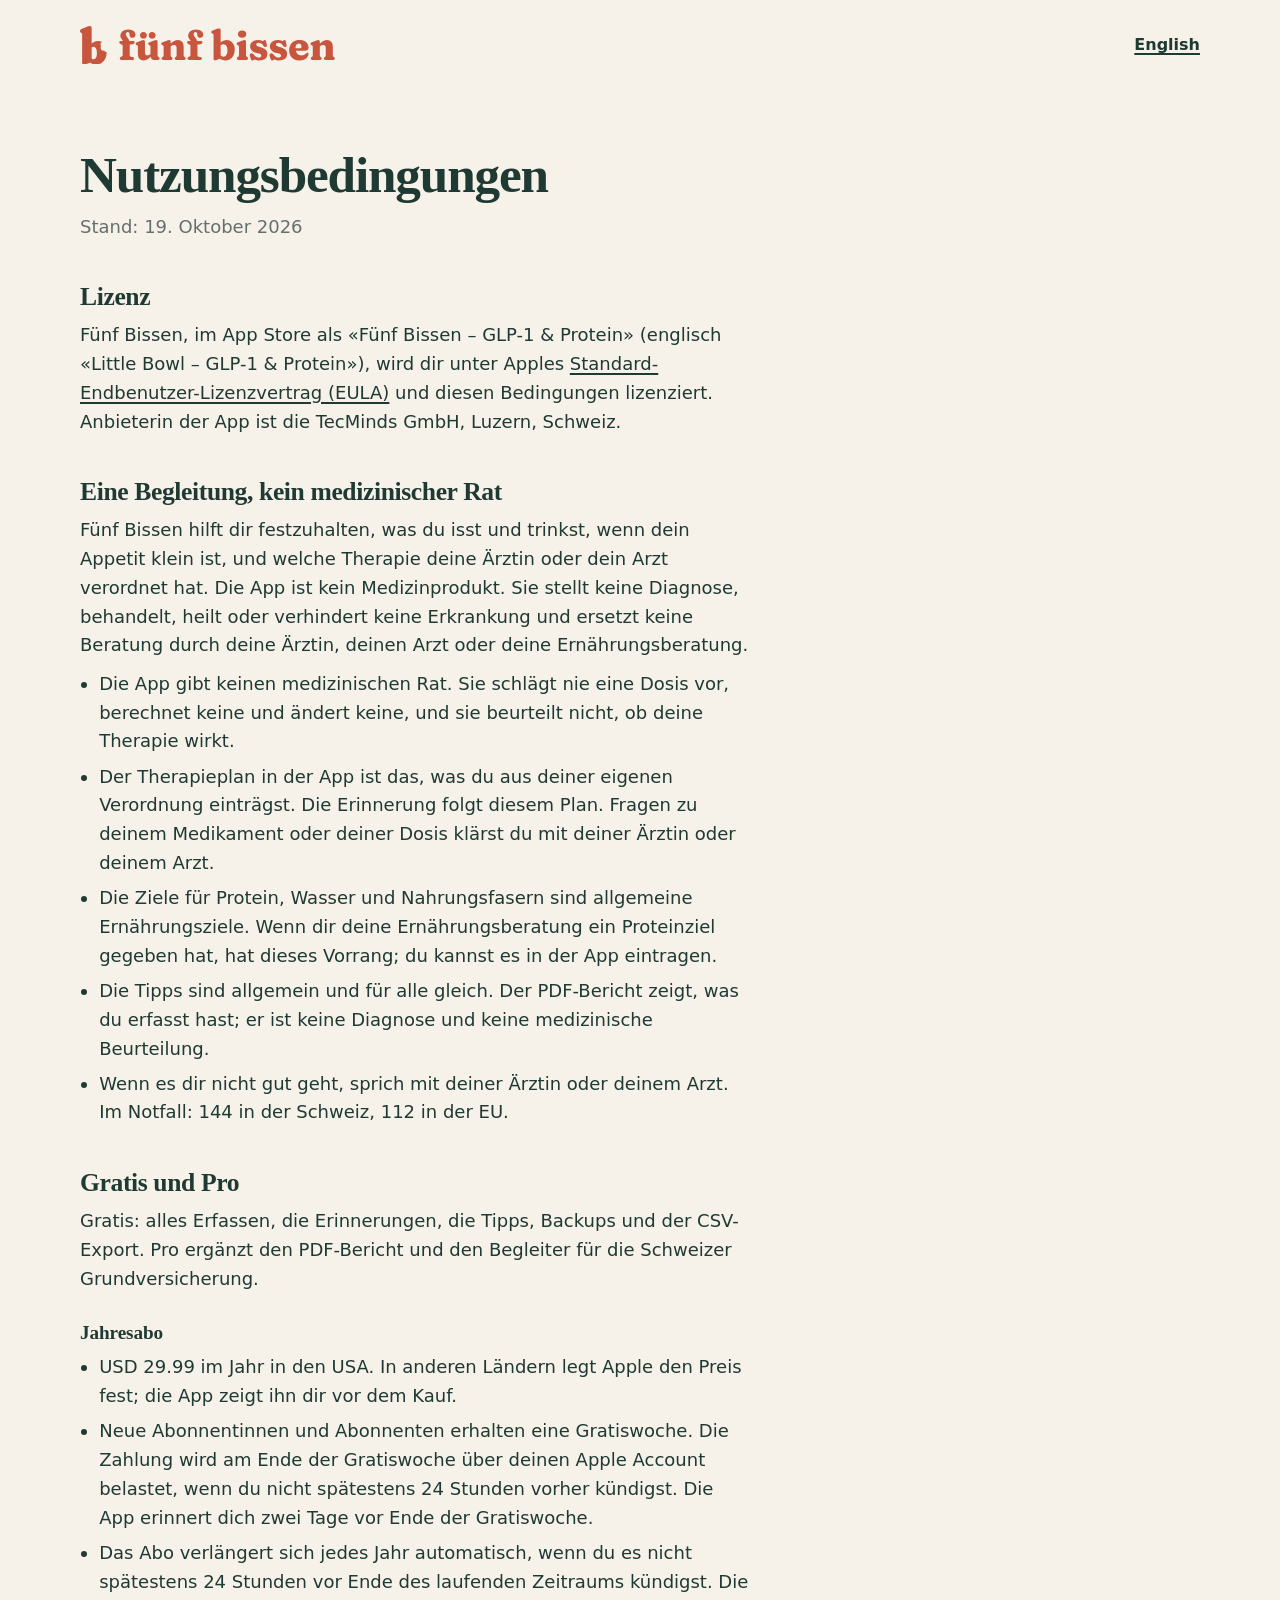
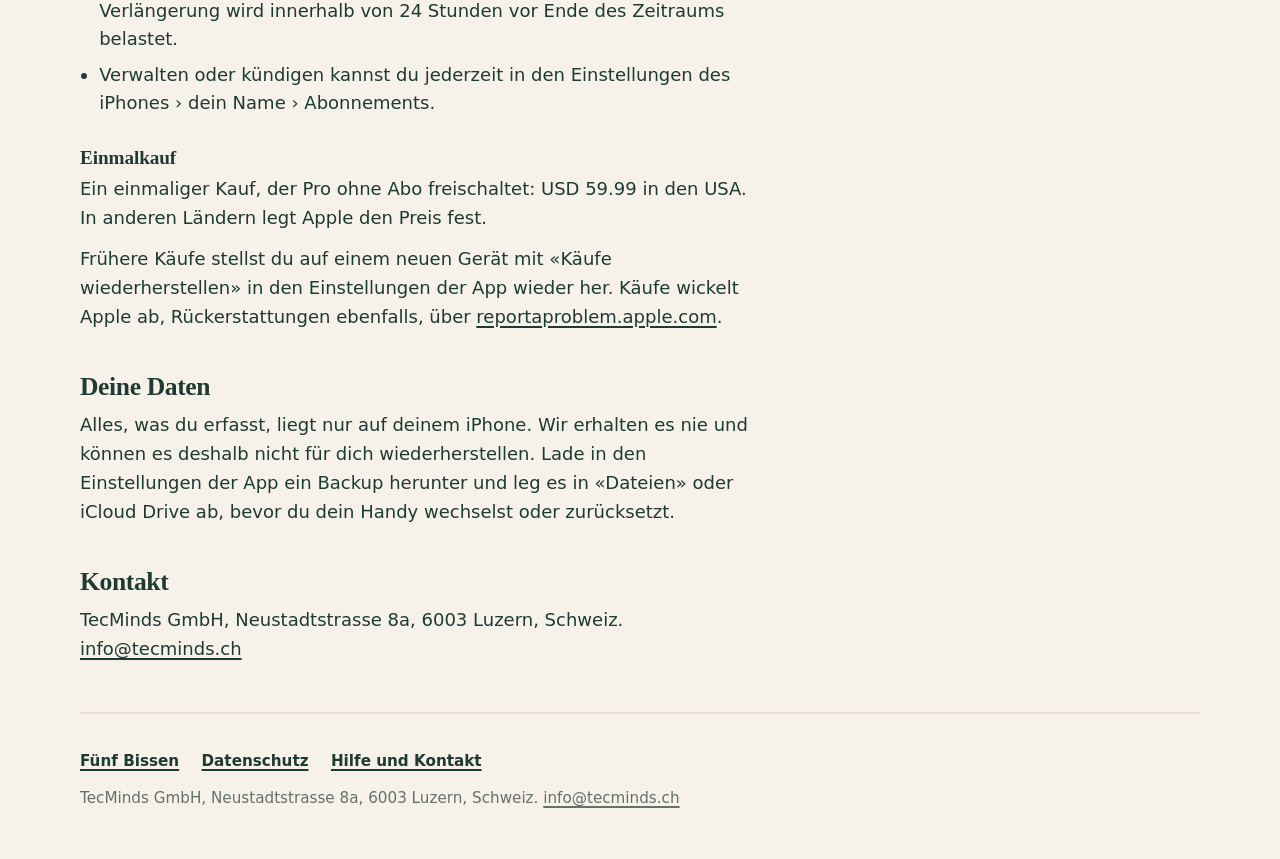
<file: de/terms.html>
<!doctype html>
<html lang="de">
<head>
<meta charset="utf-8">
<meta name="viewport" content="width=device-width, initial-scale=1">
<title>Nutzungsbedingungen: Fünf Bissen</title>
<meta name="description" content="Nutzungsbedingungen von Fünf Bissen: was gratis ist, was Pro kostet, wie sich das Abo verlängert und warum die App keinen medizinischen Rat gibt.">
<link rel="alternate" hreflang="en" href="https://tobiasosdev.github.io/fuenf-bissen-site/terms.html">
<link rel="alternate" hreflang="de" href="https://tobiasosdev.github.io/fuenf-bissen-site/de/terms.html">
<meta name="theme-color" content="#F6F1E9" media="(prefers-color-scheme: light)">
<meta name="theme-color" content="#1B1D1A" media="(prefers-color-scheme: dark)">
<link rel="icon" href="../favicon.svg" type="image/svg+xml">
<link rel="icon" href="../img/favicon-32.png" sizes="32x32">
<link rel="apple-touch-icon" href="../img/icon-180.png">
<link rel="stylesheet" href="../style.css">
</head>
<body>
<header class="wrap top">
  <a class="lockup" href="./" aria-label="Fünf Bissen, Startseite">
    <svg class="logo" viewBox="0 0 603.968 91" aria-hidden="true"><path d="M 27.597 4.937 L 27.597 85.588 L 18.735 88.859 Q 15.345 90.108 12.936 90.554 Q 10.527 91 9.159 91 Q 7.018 91 6.037 89.929 Q 5.056 88.859 5.056 86.896 L 5.056 21.352 Q 5.056 19.033 4.609 18.081 Q 4.163 17.129 3.152 16.475 L 2.617 16.118 Q 1.19 15.167 0.595 14.215 Q 0 13.263 0 11.776 Q 0 10.052 1.011 8.803 Q 2.022 7.554 4.58 6.483 L 15.226 2.141 Q 18.259 0.892 19.984 0.446 Q 21.709 0 23.196 0 Q 25.397 0 26.497 1.368 Q 27.597 2.736 27.597 4.937 Z M 23.791 56.265 L 19.925 51.864 Q 24.326 44.132 29.828 39.731 Q 35.329 35.329 42.764 35.329 Q 48.215 35.329 52.466 37.849 C 50.519 38.473 49.033 40.057 48.534 42.04 C 48.035 44.022 48.594 46.121 50.014 47.592 C 49.964 47.8 49.921 48.009 49.887 48.22 C 48.432 50.496 48.494 53.425 50.043 55.638 C 51.593 57.851 54.324 58.911 56.96 58.322 C 57.17 58.362 57.381 58.394 57.594 58.418 C 58.645 60.571 60.891 61.877 63.282 61.727 Q 63.212 70.863 59.983 77.38 Q 56.682 84.041 50.823 87.521 Q 44.965 91 37.173 91 Q 31.047 91 26.527 88.205 Q 22.007 85.409 18.557 79.699 L 24.624 72.324 Q 26.348 75.952 28.311 77.409 Q 30.274 78.867 32.475 78.867 Q 34.735 78.867 36.43 77.172 Q 38.125 75.476 39.076 72.146 Q 40.028 68.815 40.028 63.997 Q 40.028 58.763 38.958 55.492 Q 37.887 52.221 36.043 50.675 Q 34.199 49.128 31.761 49.128 Q 29.382 49.128 27.359 50.764 Q 25.337 52.399 23.791 56.265 Z M 117.832 68.4 Q 117.832 70.45 118.432 71.55 Q 119.032 72.65 120.532 72.8 L 124.882 73.2 Q 126.632 73.4 127.357 74.4 Q 128.082 75.4 128.082 76.9 Q 128.082 80.5 124.232 80.5 L 98.182 80.5 Q 96.382 80.5 95.332 79.55 Q 94.282 78.6 94.282 76.95 Q 94.282 75.5 95.007 74.55 Q 95.732 73.6 97.232 73.1 L 98.482 72.7 Q 99.732 72.3 100.432 71.275 Q 101.132 70.25 101.132 68.15 L 101.132 47 Q 101.132 45.7 100.532 45.025 Q 99.932 44.35 98.232 43.6 L 96.932 43.1 Q 94.932 42.2 94.032 41.15 Q 93.132 40.1 93.132 38.65 Q 93.132 37.25 94.107 36.325 Q 95.082 35.4 96.732 35.4 L 105.732 35.4 L 101.332 37.55 L 101.332 35.4 Q 101.332 34.3 100.457 33.175 Q 99.582 32.05 98.507 30.6 Q 97.432 29.15 96.557 27.125 Q 95.682 25.1 95.682 22.3 Q 95.682 16.35 100.557 12.325 Q 105.432 8.3 114.282 8.3 Q 119.982 8.3 123.782 10.025 Q 127.582 11.75 129.557 14.6 Q 131.532 17.45 131.532 20.75 Q 131.532 24.25 129.632 26.175 Q 127.732 28.1 124.732 28.1 Q 121.282 28.1 119.257 26 Q 117.232 23.9 117.232 20.5 L 117.232 18.55 Q 117.232 16.5 116.132 15.475 Q 115.032 14.45 113.082 14.45 Q 110.932 14.45 109.782 15.775 Q 108.632 17.1 108.632 19.35 Q 108.632 21.15 109.457 22.775 Q 110.282 24.4 111.457 25.95 Q 112.632 27.5 113.782 29 Q 114.932 30.5 115.732 32.075 Q 116.532 33.65 116.532 35.2 L 116.532 38.5 L 113.932 35.4 L 125.782 35.4 Q 127.582 35.4 128.557 36.175 Q 129.532 36.95 129.532 38.45 Q 129.532 40.75 127.582 42.25 Q 125.632 43.75 121.282 43.75 L 117.832 43.75 L 117.832 68.4 Z M 167.774 72.95 L 167.774 70.55 L 167.074 70.25 L 167.074 49.55 Q 167.074 47.6 166.649 46.85 Q 166.224 46.1 165.274 45.6 L 163.874 45.45 Q 162.924 44.8 162.324 44.1 Q 161.724 43.4 161.724 42.2 Q 161.724 40.9 162.549 39.925 Q 163.374 38.95 165.224 38.35 L 174.024 34.8 Q 176.274 34.05 177.649 33.65 Q 179.024 33.25 180.424 33.25 Q 182.074 33.25 182.974 34.3 Q 183.874 35.35 183.874 37.05 L 183.874 68.3 Q 183.874 70.55 184.274 71.425 Q 184.674 72.3 185.524 72.85 L 186.374 73.3 Q 187.574 73.9 188.124 74.775 Q 188.674 75.65 188.674 76.95 Q 188.674 78.6 187.624 79.55 Q 186.574 80.5 184.824 80.5 L 175.374 80.5 Q 171.974 80.5 169.874 78.35 Q 167.774 76.2 167.774 72.95 Z M 137.224 66.8 L 137.224 49.55 Q 137.224 47.6 136.799 46.85 Q 136.374 46.1 135.374 45.6 L 134.024 45.45 Q 133.024 44.8 132.424 44.1 Q 131.824 43.4 131.824 42.2 Q 131.824 40.9 132.624 39.925 Q 133.424 38.95 135.274 38.35 L 144.174 34.8 Q 146.424 34 147.799 33.625 Q 149.174 33.25 150.524 33.25 Q 152.174 33.25 153.074 34.3 Q 153.974 35.35 153.974 37.05 L 153.974 62.7 Q 153.974 66.2 155.474 68 Q 156.974 69.8 159.474 69.8 Q 161.274 69.8 163.074 69.025 Q 164.874 68.25 166.874 66.45 L 168.474 64.95 L 171.724 68.8 L 169.474 70.9 Q 163.574 76.8 158.974 79.3 Q 154.374 81.8 150.274 81.8 Q 144.374 81.8 140.799 77.75 Q 137.224 73.7 137.224 66.8 Z M 150.324 29.8 Q 146.524 29.8 144.349 27.75 Q 142.174 25.7 142.174 22.05 Q 142.174 18.45 144.349 16.4 Q 146.524 14.35 150.324 14.35 Q 154.124 14.35 156.299 16.4 Q 158.474 18.45 158.474 22.05 Q 158.474 25.6 156.299 27.7 Q 154.124 29.8 150.324 29.8 Z M 171.024 29.8 Q 167.224 29.8 165.024 27.75 Q 162.824 25.7 162.824 22.05 Q 162.824 18.5 165.024 16.425 Q 167.224 14.35 171.024 14.35 Q 174.874 14.35 177.024 16.4 Q 179.174 18.45 179.174 22.05 Q 179.174 25.6 177.024 27.7 Q 174.874 29.8 171.024 29.8 Z M 214.911 37.15 L 214.911 68.3 Q 214.911 70.75 215.236 71.725 Q 215.561 72.7 216.411 73.25 L 217.511 73.75 Q 219.211 74.95 219.211 76.95 Q 219.211 80.5 215.711 80.5 L 197.261 80.5 Q 195.461 80.5 194.461 79.55 Q 193.461 78.6 193.461 76.95 Q 193.461 75.65 194.011 74.8 Q 194.561 73.95 195.611 73.25 L 196.661 72.85 Q 197.411 72.3 197.811 71.45 Q 198.211 70.6 198.211 68.35 L 198.211 49.55 Q 198.211 47.55 197.736 46.8 Q 197.261 46.05 196.311 45.7 L 194.911 45.4 Q 193.861 44.8 193.311 44.1 Q 192.761 43.4 192.761 42.2 Q 192.761 40.85 193.536 39.925 Q 194.311 39 196.161 38.3 L 205.061 34.9 Q 207.361 34 208.711 33.625 Q 210.061 33.25 211.411 33.25 Q 213.111 33.25 214.011 34.35 Q 214.911 35.45 214.911 37.15 Z M 213.361 50.1 L 210.111 46.3 L 212.361 44.1 Q 218.361 38.05 223.161 35.575 Q 227.961 33.1 232.161 33.1 Q 238.361 33.1 242.036 37.15 Q 245.711 41.2 245.711 48 L 245.711 68.3 Q 245.711 70.65 246.086 71.475 Q 246.461 72.3 247.261 72.8 L 248.261 73.25 Q 249.361 73.95 249.886 74.8 Q 250.411 75.65 250.411 76.95 Q 250.411 78.6 249.411 79.55 Q 248.411 80.5 246.611 80.5 L 228.111 80.5 Q 224.611 80.5 224.611 76.95 Q 224.611 74.95 226.411 73.75 L 227.461 73.25 Q 228.361 72.7 228.686 71.725 Q 229.011 70.75 229.011 68.3 L 229.011 52.2 Q 229.011 48.7 227.386 46.925 Q 225.761 45.15 222.961 45.15 Q 221.011 45.15 218.986 45.9 Q 216.961 46.65 215.011 48.45 L 213.361 50.1 Z M 278.473 68.4 Q 278.473 70.45 279.073 71.55 Q 279.673 72.65 281.173 72.8 L 285.523 73.2 Q 287.273 73.4 287.998 74.4 Q 288.723 75.4 288.723 76.9 Q 288.723 80.5 284.873 80.5 L 258.823 80.5 Q 257.023 80.5 255.973 79.55 Q 254.923 78.6 254.923 76.95 Q 254.923 75.5 255.648 74.55 Q 256.373 73.6 257.873 73.1 L 259.123 72.7 Q 260.373 72.3 261.073 71.275 Q 261.773 70.25 261.773 68.15 L 261.773 47 Q 261.773 45.7 261.173 45.025 Q 260.573 44.35 258.873 43.6 L 257.573 43.1 Q 255.573 42.2 254.673 41.15 Q 253.773 40.1 253.773 38.65 Q 253.773 37.25 254.748 36.325 Q 255.723 35.4 257.373 35.4 L 266.373 35.4 L 261.973 37.55 L 261.973 35.4 Q 261.973 34.3 261.098 33.175 Q 260.223 32.05 259.148 30.6 Q 258.073 29.15 257.198 27.125 Q 256.323 25.1 256.323 22.3 Q 256.323 16.35 261.198 12.325 Q 266.073 8.3 274.923 8.3 Q 280.623 8.3 284.423 10.025 Q 288.223 11.75 290.198 14.6 Q 292.173 17.45 292.173 20.75 Q 292.173 24.25 290.273 26.175 Q 288.373 28.1 285.373 28.1 Q 281.923 28.1 279.898 26 Q 277.873 23.9 277.873 20.5 L 277.873 18.55 Q 277.873 16.5 276.773 15.475 Q 275.673 14.45 273.723 14.45 Q 271.573 14.45 270.423 15.775 Q 269.273 17.1 269.273 19.35 Q 269.273 21.15 270.098 22.775 Q 270.923 24.4 272.098 25.95 Q 273.273 27.5 274.423 29 Q 275.573 30.5 276.373 32.075 Q 277.173 33.65 277.173 35.2 L 277.173 38.5 L 274.573 35.4 L 286.423 35.4 Q 288.223 35.4 289.198 36.175 Q 290.173 36.95 290.173 38.45 Q 290.173 40.75 288.223 42.25 Q 286.273 43.75 281.923 43.75 L 278.473 43.75 L 278.473 68.4 Z M 333.34 9.45 L 333.34 76.35 L 326.99 79.55 Q 324.79 80.45 322.965 80.925 Q 321.14 81.4 319.64 81.4 Q 318.24 81.4 317.415 80.575 Q 316.59 79.75 316.59 78.2 L 316.59 21.9 Q 316.59 19.9 316.19 19.2 Q 315.79 18.5 314.69 18 L 313.39 17.75 Q 312.34 17.2 311.765 16.45 Q 311.19 15.7 311.19 14.55 Q 311.19 13.2 312.015 12.25 Q 312.84 11.3 314.64 10.6 L 323.49 7.2 Q 325.79 6.35 327.165 6 Q 328.54 5.65 329.89 5.65 Q 331.59 5.65 332.465 6.7 Q 333.34 7.75 333.34 9.45 Z M 330.19 50.55 L 327.39 46.9 Q 331.24 40.5 336.24 36.825 Q 341.24 33.15 347.49 33.15 Q 353.14 33.15 357.49 36.025 Q 361.84 38.9 364.315 44.025 Q 366.79 49.15 366.79 56 Q 366.79 63.95 363.765 69.7 Q 360.74 75.45 355.515 78.55 Q 350.29 81.65 343.54 81.65 Q 337.84 81.65 333.54 79.075 Q 329.24 76.5 326.34 71.35 L 330.74 65.7 Q 332.64 69.5 335.09 71.1 Q 337.54 72.7 340.29 72.7 Q 342.94 72.7 345.04 71.025 Q 347.14 69.35 348.29 66.05 Q 349.44 62.75 349.44 57.9 Q 349.44 52.95 348.215 49.7 Q 346.99 46.45 344.815 44.85 Q 342.64 43.25 339.84 43.25 Q 336.94 43.25 334.49 45.025 Q 332.04 46.8 330.19 50.55 Z M 393.535 37.15 L 393.535 68.3 Q 393.535 70.55 393.91 71.4 Q 394.285 72.25 395.085 72.85 L 396.035 73.3 Q 397.135 73.9 397.685 74.775 Q 398.235 75.65 398.235 76.95 Q 398.235 78.6 397.21 79.55 Q 396.185 80.5 394.385 80.5 L 375.885 80.5 Q 374.035 80.5 373.01 79.55 Q 371.985 78.6 371.985 76.95 Q 371.985 75.65 372.56 74.8 Q 373.135 73.95 374.185 73.25 L 375.235 72.85 Q 375.985 72.25 376.41 71.4 Q 376.835 70.55 376.835 68.35 L 376.835 49.55 Q 376.835 47.55 376.36 46.8 Q 375.885 46.05 374.885 45.7 L 373.535 45.4 Q 372.435 44.8 371.885 44.1 Q 371.335 43.4 371.335 42.2 Q 371.335 40.85 372.135 39.925 Q 372.935 39 374.735 38.3 L 383.685 34.9 Q 385.885 34 387.285 33.625 Q 388.685 33.25 390.035 33.25 Q 391.735 33.25 392.635 34.35 Q 393.535 35.45 393.535 37.15 Z M 384.335 27.85 Q 379.735 27.85 377.06 25.45 Q 374.385 23.05 374.385 19.1 Q 374.385 15.15 377.06 12.8 Q 379.735 10.45 384.335 10.45 Q 388.935 10.45 391.66 12.8 Q 394.385 15.15 394.385 19.1 Q 394.385 23.05 391.66 25.45 Q 388.935 27.85 384.335 27.85 Z M 423.388 39.95 Q 420.588 39.95 419.213 41.1 Q 417.838 42.25 417.838 44.05 Q 417.838 45.2 418.438 46.05 Q 419.038 46.9 420.338 47.675 Q 421.638 48.45 423.788 49 Q 431.338 50.7 435.763 53.075 Q 440.188 55.45 442.188 58.625 Q 444.188 61.8 444.188 66.1 Q 444.188 73.1 439.363 77.4 Q 434.538 81.7 424.638 81.7 Q 421.888 81.7 419.788 81.175 Q 417.688 80.65 416.238 80.15 Q 414.788 79.65 413.738 79.65 Q 412.788 79.65 412.138 80.15 Q 411.488 80.65 410.788 81.225 Q 410.088 81.8 409.088 81.8 Q 407.788 81.8 406.788 80.9 Q 405.788 80 405.088 77.95 L 403.038 72.55 Q 402.138 69.65 402.688 67.625 Q 403.238 65.6 404.938 64.95 Q 406.688 64.25 408.588 64.95 Q 410.488 65.65 411.888 67.5 Q 413.638 69.95 415.488 71.575 Q 417.338 73.2 419.363 74.075 Q 421.388 74.95 423.688 74.95 Q 426.838 74.95 428.263 73.65 Q 429.688 72.35 429.688 70.35 Q 429.688 68.9 428.863 67.825 Q 428.038 66.75 426.313 65.95 Q 424.588 65.15 421.688 64.6 Q 415.538 63.5 411.463 61.35 Q 407.388 59.2 405.338 55.95 Q 403.288 52.7 403.288 48.2 Q 403.288 43.75 405.738 40.3 Q 408.188 36.85 412.463 34.975 Q 416.738 33.1 422.488 33.1 Q 425.988 33.1 428.063 33.65 Q 430.138 34.2 431.288 34.775 Q 432.438 35.35 433.138 35.35 Q 433.988 35.35 434.688 34.75 Q 435.388 34.15 436.088 33.65 Q 436.788 33.15 437.738 33.15 Q 438.938 33.15 439.788 33.95 Q 440.638 34.75 441.038 36.65 L 442.588 43.05 Q 443.088 45.7 442.788 47.55 Q 442.488 49.4 440.638 49.85 Q 439.238 50.15 437.638 49.35 Q 436.038 48.55 434.588 46.6 Q 432.288 43.2 429.513 41.575 Q 426.738 39.95 423.388 39.95 Z M 470.162 39.95 Q 467.362 39.95 465.987 41.1 Q 464.612 42.25 464.612 44.05 Q 464.612 45.2 465.212 46.05 Q 465.812 46.9 467.112 47.675 Q 468.412 48.45 470.562 49 Q 478.112 50.7 482.537 53.075 Q 486.962 55.45 488.962 58.625 Q 490.962 61.8 490.962 66.1 Q 490.962 73.1 486.137 77.4 Q 481.312 81.7 471.412 81.7 Q 468.662 81.7 466.562 81.175 Q 464.462 80.65 463.012 80.15 Q 461.562 79.65 460.512 79.65 Q 459.562 79.65 458.912 80.15 Q 458.262 80.65 457.562 81.225 Q 456.862 81.8 455.862 81.8 Q 454.562 81.8 453.562 80.9 Q 452.562 80 451.862 77.95 L 449.812 72.55 Q 448.912 69.65 449.462 67.625 Q 450.012 65.6 451.712 64.95 Q 453.462 64.25 455.362 64.95 Q 457.262 65.65 458.662 67.5 Q 460.412 69.95 462.262 71.575 Q 464.112 73.2 466.137 74.075 Q 468.162 74.95 470.462 74.95 Q 473.612 74.95 475.037 73.65 Q 476.462 72.35 476.462 70.35 Q 476.462 68.9 475.637 67.825 Q 474.812 66.75 473.087 65.95 Q 471.362 65.15 468.462 64.6 Q 462.312 63.5 458.237 61.35 Q 454.162 59.2 452.112 55.95 Q 450.062 52.7 450.062 48.2 Q 450.062 43.75 452.512 40.3 Q 454.962 36.85 459.237 34.975 Q 463.512 33.1 469.262 33.1 Q 472.762 33.1 474.837 33.65 Q 476.912 34.2 478.062 34.775 Q 479.212 35.35 479.912 35.35 Q 480.762 35.35 481.462 34.75 Q 482.162 34.15 482.862 33.65 Q 483.562 33.15 484.512 33.15 Q 485.712 33.15 486.562 33.95 Q 487.412 34.75 487.812 36.65 L 489.362 43.05 Q 489.862 45.7 489.562 47.55 Q 489.262 49.4 487.412 49.85 Q 486.012 50.15 484.412 49.35 Q 482.812 48.55 481.362 46.6 Q 479.062 43.2 476.287 41.575 Q 473.512 39.95 470.162 39.95 Z M 541.836 50.75 Q 541.836 54.55 539.786 56.55 Q 537.736 58.55 533.886 58.55 L 506.586 58.55 L 506.586 52.85 L 521.986 52.85 Q 525.036 52.85 525.036 49.75 Q 525.036 45.65 523.161 43.525 Q 521.286 41.4 518.586 41.4 Q 516.436 41.4 514.686 42.65 Q 512.936 43.9 511.886 46.45 Q 510.836 49 510.836 52.85 Q 510.836 61.3 514.761 65.525 Q 518.686 69.75 525.136 69.75 Q 528.586 69.75 531.586 68.375 Q 534.586 67 536.586 64.8 Q 537.686 63.8 538.411 63.45 Q 539.136 63.1 539.786 63.1 Q 540.636 63.1 541.211 63.75 Q 541.786 64.4 541.786 65.85 Q 541.636 69.95 539.011 73.55 Q 536.386 77.15 531.611 79.4 Q 526.836 81.65 520.286 81.65 Q 512.786 81.65 507.286 78.7 Q 501.786 75.75 498.786 70.425 Q 495.786 65.1 495.786 58 Q 495.786 50.85 498.711 45.225 Q 501.636 39.6 507.286 36.35 Q 512.936 33.1 520.936 33.1 Q 527.436 33.1 532.086 35.475 Q 536.736 37.85 539.286 41.9 Q 541.836 45.95 541.836 50.75 Z M 568.468 37.15 L 568.468 68.3 Q 568.468 70.75 568.793 71.725 Q 569.118 72.7 569.968 73.25 L 571.068 73.75 Q 572.768 74.95 572.768 76.95 Q 572.768 80.5 569.268 80.5 L 550.818 80.5 Q 549.018 80.5 548.018 79.55 Q 547.018 78.6 547.018 76.95 Q 547.018 75.65 547.568 74.8 Q 548.118 73.95 549.168 73.25 L 550.218 72.85 Q 550.968 72.3 551.368 71.45 Q 551.768 70.6 551.768 68.35 L 551.768 49.55 Q 551.768 47.55 551.293 46.8 Q 550.818 46.05 549.868 45.7 L 548.468 45.4 Q 547.418 44.8 546.868 44.1 Q 546.318 43.4 546.318 42.2 Q 546.318 40.85 547.093 39.925 Q 547.868 39 549.718 38.3 L 558.618 34.9 Q 560.918 34 562.268 33.625 Q 563.618 33.25 564.968 33.25 Q 566.668 33.25 567.568 34.35 Q 568.468 35.45 568.468 37.15 Z M 566.918 50.1 L 563.668 46.3 L 565.918 44.1 Q 571.918 38.05 576.718 35.575 Q 581.518 33.1 585.718 33.1 Q 591.918 33.1 595.593 37.15 Q 599.268 41.2 599.268 48 L 599.268 68.3 Q 599.268 70.65 599.643 71.475 Q 600.018 72.3 600.818 72.8 L 601.818 73.25 Q 602.918 73.95 603.443 74.8 Q 603.968 75.65 603.968 76.95 Q 603.968 78.6 602.968 79.55 Q 601.968 80.5 600.168 80.5 L 581.668 80.5 Q 578.168 80.5 578.168 76.95 Q 578.168 74.95 579.968 73.75 L 581.018 73.25 Q 581.918 72.7 582.243 71.725 Q 582.568 70.75 582.568 68.3 L 582.568 52.2 Q 582.568 48.7 580.943 46.925 Q 579.318 45.15 576.518 45.15 Q 574.568 45.15 572.543 45.9 Q 570.518 46.65 568.568 48.45 L 566.918 50.1 Z"/></svg>
  </a>
  <nav><a href="../terms.html" hreflang="en" lang="en">English</a></nav>
</header>

<main class="wrap">
  <article class="page">
    <h1>Nutzungsbedingungen</h1>
    <p class="muted">Stand: 19. Oktober 2026</p>

    <h2>Lizenz</h2>
    <p>Fünf Bissen, im App Store als «Fünf Bissen – GLP-1 &amp; Protein» (englisch «Little Bowl – GLP-1 &amp; Protein»), wird dir unter Apples <a href="https://www.apple.com/legal/internet-services/itunes/dev/stdeula/">Standard-Endbenutzer-Lizenzvertrag (EULA)</a> und diesen Bedingungen lizenziert. Anbieterin der App ist die TecMinds GmbH, Luzern, Schweiz.</p>

    <h2>Eine Begleitung, kein medizinischer Rat</h2>
    <p>Fünf Bissen hilft dir festzuhalten, was du isst und trinkst, wenn dein Appetit klein ist, und welche Therapie deine Ärztin oder dein Arzt verordnet hat. Die App ist kein Medizinprodukt. Sie stellt keine Diagnose, behandelt, heilt oder verhindert keine Erkrankung und ersetzt keine Beratung durch deine Ärztin, deinen Arzt oder deine Ernährungsberatung.</p>
    <ul>
      <li>Die App gibt keinen medizinischen Rat. Sie schlägt nie eine Dosis vor, berechnet keine und ändert keine, und sie beurteilt nicht, ob deine Therapie wirkt.</li>
      <li>Der Therapieplan in der App ist das, was du aus deiner eigenen Verordnung einträgst. Die Erinnerung folgt diesem Plan. Fragen zu deinem Medikament oder deiner Dosis klärst du mit deiner Ärztin oder deinem Arzt.</li>
      <li>Die Ziele für Protein, Wasser und Nahrungsfasern sind allgemeine Ernährungsziele. Wenn dir deine Ernährungsberatung ein Proteinziel gegeben hat, hat dieses Vorrang; du kannst es in der App eintragen.</li>
      <li>Die Tipps sind allgemein und für alle gleich. Der PDF-Bericht zeigt, was du erfasst hast; er ist keine Diagnose und keine medizinische Beurteilung.</li>
      <li>Wenn es dir nicht gut geht, sprich mit deiner Ärztin oder deinem Arzt. Im Notfall: 144 in der Schweiz, 112 in der EU.</li>
    </ul>

    <h2>Gratis und Pro</h2>
    <p>Gratis: alles Erfassen, die Erinnerungen, die Tipps, Backups und der CSV-Export. Pro ergänzt den PDF-Bericht und den Begleiter für die Schweizer Grundversicherung.</p>
    <h3>Jahresabo</h3>
    <ul>
      <li>USD 29.99 im Jahr in den USA. In anderen Ländern legt Apple den Preis fest; die App zeigt ihn dir vor dem Kauf.</li>
      <li>Neue Abonnentinnen und Abonnenten erhalten eine Gratiswoche. Die Zahlung wird am Ende der Gratiswoche über deinen Apple Account belastet, wenn du nicht spätestens 24 Stunden vorher kündigst. Die App erinnert dich zwei Tage vor Ende der Gratiswoche.</li>
      <li>Das Abo verlängert sich jedes Jahr automatisch, wenn du es nicht spätestens 24 Stunden vor Ende des laufenden Zeitraums kündigst. Die Verlängerung wird innerhalb von 24 Stunden vor Ende des Zeitraums belastet.</li>
      <li>Verwalten oder kündigen kannst du jederzeit in den Einstellungen des iPhones › dein Name › Abonnements.</li>
    </ul>
    <h3>Einmalkauf</h3>
    <p>Ein einmaliger Kauf, der Pro ohne Abo freischaltet: USD 59.99 in den USA. In anderen Ländern legt Apple den Preis fest.</p>
    <p>Frühere Käufe stellst du auf einem neuen Gerät mit «Käufe wiederherstellen» in den Einstellungen der App wieder her. Käufe wickelt Apple ab, Rückerstattungen ebenfalls, über <a href="https://reportaproblem.apple.com">reportaproblem.apple.com</a>.</p>

    <h2>Deine Daten</h2>
    <p>Alles, was du erfasst, liegt nur auf deinem iPhone. Wir erhalten es nie und können es deshalb nicht für dich wiederherstellen. Lade in den Einstellungen der App ein Backup herunter und leg es in «Dateien» oder iCloud Drive ab, bevor du dein Handy wechselst oder zurücksetzt.</p>

    <h2>Kontakt</h2>
    <p>TecMinds GmbH, Neustadtstrasse 8a, 6003 Luzern, Schweiz. <a href="mailto:info@tecminds.ch">info@tecminds.ch</a></p>
  </article>
</main>

<footer class="wrap foot">
  <nav><a href="./">Fünf Bissen</a><a href="privacy.html">Datenschutz</a><a href="support.html">Hilfe und Kontakt</a></nav>
  <p>TecMinds GmbH, Neustadtstrasse 8a, 6003 Luzern, Schweiz. <a href="mailto:info@tecminds.ch">info@tecminds.ch</a></p>
</footer>
</body>
</html>
</file>
<file: style.css>
/* Fünf Bissen / Little Bowl: the app's palette (Genug/Design/Theme.swift).
   Spruce ink on oat paper. Terracotta is protein, lake blue is water, sage is fibre.
   No web fonts and nothing from third parties: the serif is New York wherever Apple ships it. */

:root {
  --paper: #F6F1E9;
  --card: #FFFFFF;
  --ink: #1F3A33;
  --muted: #66706B;
  --line: #E6DED2;
  --protein: #C8553D;
  --water: #3A7CA5;
  --fibre: #6A994E;

  --serif: ui-serif, "New York", "Iowan Old Style", Charter, Georgia, serif;
  --sans: system-ui, -apple-system, "Segoe UI", Roboto, "Helvetica Neue", Arial, sans-serif;
  /* SF Rounded for numbers, as in the app. */
  --round: ui-rounded, system-ui, -apple-system, sans-serif;
  --measure: 36rem;
  --radius: 22px;
  color-scheme: light dark;
}

@media (prefers-color-scheme: dark) {
  :root {
    --paper: #1B1D1A;
    --card: #262924;
    --ink: #EAF0EC;
    --muted: #A9B3AD;
    --line: #3A3E37;
    --protein: #E07A62;
    --water: #6AA7CF;
    --fibre: #8DBB70;
  }
}

* { box-sizing: border-box; }

html { -webkit-text-size-adjust: 100%; }

body {
  margin: 0;
  background: var(--paper);
  color: var(--ink);
  font: 400 1.125rem/1.6 var(--sans);
}

a { color: inherit; text-decoration-thickness: 1.5px; text-underline-offset: .18em; }
a:hover { text-decoration-thickness: 2.5px; }
:focus-visible { outline: 3px solid var(--ink); outline-offset: 3px; border-radius: 6px; }

.skip { position: absolute; left: -999px; }
.skip:focus { left: 1rem; top: 1rem; background: var(--card); padding: .5rem .9rem; z-index: 2; }

.wrap { width: min(70rem, 100% - 2.5rem); margin-inline: auto; }

/* Header: the logo (mark and name, generated by brand/render.ts) */
.top {
  display: flex;
  align-items: center;
  justify-content: space-between;
  gap: 1rem;
  padding-block: 1.6rem;
}
.top nav { font-weight: 700; font-size: 1rem; }

.lockup { display: inline-flex; align-items: center; gap: .55rem; text-decoration: none; }
/* The logo is one colour: the bitten b, alone or beside the name (brand/, generated paths). */
.lockup .logo { height: 2.4rem; width: auto; display: block; }
.logo, .mark { fill: var(--protein); }

h1, h2, h3 { font-family: var(--serif); font-weight: 600; line-height: 1.12; margin: 0; }
h1 { font-size: clamp(2.4rem, 5.4vw, 3.9rem); letter-spacing: -.022em; text-wrap: balance; }
h2 { font-size: clamp(1.8rem, 3.6vw, 2.6rem); letter-spacing: -.015em; text-wrap: balance; }
h3 { font-size: 1.35rem; letter-spacing: -.005em; }
p { margin: 0; }

.lead { font-size: clamp(1.2rem, 2.1vw, 1.38rem); line-height: 1.5; max-width: 32rem; }
.muted { color: var(--muted); }

/* Hero: the line on the left, an example day on the right */
.hero {
  display: grid;
  grid-template-columns: minmax(0, 1fr) minmax(0, 27rem);
  gap: clamp(2.5rem, 6vw, 5.5rem);
  align-items: center;
  padding-block: clamp(2rem, 7vw, 5.5rem) clamp(3.5rem, 8vw, 6.5rem);
}
.hero-text { display: grid; gap: 1.5rem; }
.made-with { display: flex; align-items: center; gap: .6rem; font-weight: 600; font-size: 1.02rem; }
.made-with::before { content: ""; flex: none; width: .8rem; height: .8rem; border-radius: 50%; background: var(--fibre); }
/* A plain link until the store page exists. */
.store { display: grid; gap: .25rem; margin-top: .4rem; padding-left: 1rem; border-left: 3px solid var(--ink); }
.store a { font-weight: 800; font-size: 1.1rem; }
.store span { font-size: .98rem; color: var(--muted); }

/* The example day: five portions, each one counted */
.today {
  margin: 0;
  background: var(--card);
  border-radius: var(--radius);
  padding: 2rem clamp(1.25rem, 3vw, 2rem) 1.6rem;
  box-shadow: 0 1px 0 var(--line), 0 30px 60px -38px rgb(31 58 51 / .5);
}
.today-head { text-align: center; margin-bottom: 1.4rem; }
.today-head .mark { width: 2.6rem; height: 2.6rem; display: block; margin: -.3rem auto .3rem; }
.today-head h2 { font-size: 1.7rem; }
.today-head p { color: var(--muted); font-size: .98rem; margin-top: .2rem; }

.bites { list-style: none; margin: 0; padding: 0; display: grid; gap: .8rem; }
.bites li {
  display: grid;
  grid-template-columns: 1.75rem auto 1fr auto;
  grid-template-areas: "n food lead g" "n portion portion portion";
  column-gap: .65rem;
  row-gap: 0;
}
.bites .n {
  grid-area: n;
  align-self: start;
  width: 1.75rem;
  height: 1.75rem;
  margin-top: .05rem;
  border-radius: 50%;
  background: var(--fibre);
  color: var(--card);
  font: 700 .9rem/1.75rem var(--round);
  text-align: center;
}
.bites .food { grid-area: food; font-weight: 700; font-size: 1.04rem; line-height: 1.35; }
/* Leader dots, the way a menu runs a dish to its price */
.bites .lead-dots { grid-area: lead; align-self: end; margin-bottom: .32em; border-bottom: 2px dotted var(--line); }
.bites .g { grid-area: g; align-self: end; font: 700 1rem/1.35 var(--round); font-variant-numeric: tabular-nums; }
.bites .portion { grid-area: portion; font-size: .92rem; color: var(--muted); line-height: 1.35; }

.meters { margin-top: 1.4rem; padding-top: 1.2rem; border-top: 2px dotted var(--line); display: grid; gap: .9rem; }
.meter { display: grid; grid-template-columns: 1fr auto; grid-template-areas: "label value" "bar bar"; gap: .35rem .6rem; align-items: baseline; }
.meter .label { grid-area: label; font-weight: 700; font-size: .98rem; }
.meter .value { grid-area: value; font: 600 .95rem/1.3 var(--round); color: var(--muted); font-variant-numeric: tabular-nums; }
.meter .bar { grid-area: bar; display: block; height: .62rem; border-radius: 99px; background: var(--line); overflow: hidden; }
.meter .bar i { display: block; height: 100%; width: calc(var(--p) * 100%); border-radius: inherit; background: var(--c); transform-origin: left; }
.meter.protein { --c: var(--protein); }
.meter.fibre { --c: var(--fibre); }
.glasses { grid-area: bar; display: flex; gap: .35rem; }
.glasses i { display: block; width: .95rem; height: 1.2rem; background: var(--line); clip-path: polygon(0 0, 100% 0, 85% 100%, 15% 100%); }
.glasses i.full { background: var(--water); }
.today-foot { margin-top: 1.3rem; padding-top: 1rem; border-top: 2px dotted var(--line); font-size: .92rem; color: var(--muted); text-align: center; }

/* The one moment of motion: five portions, one after another, then the day adds up. */
@media (prefers-reduced-motion: no-preference) {
  .bites li { animation: serve .45s cubic-bezier(.2, .9, .3, 1.2) both; animation-delay: calc(var(--i, 0) * 110ms + 300ms); }
  .bites .n { animation: pop .42s cubic-bezier(.2, .9, .3, 1.35) both; animation-delay: calc(var(--i, 0) * 110ms + 380ms); }
  .meter .bar i { animation: fill .9s cubic-bezier(.3, .8, .3, 1) both; animation-delay: 1s; }
  .glasses i.full { animation: appear .4s ease-out both; animation-delay: calc(var(--i, 0) * 80ms + 1s); }
}
@keyframes serve { from { opacity: 0; transform: translateY(.4rem); } }
@keyframes pop { from { transform: scale(0); } }
@keyframes fill { from { transform: scaleX(0); } }
@keyframes appear { from { opacity: 0; } }

/* Sections */
.section { padding-block: clamp(3.5rem, 8vw, 6rem); border-top: 2px solid var(--line); }
.section .intro { max-width: var(--measure); display: grid; gap: 1rem; margin-bottom: clamp(2rem, 5vw, 3.2rem); }

/* What's inside: a plain two-column list, each item with its colour from the app */
.inside { display: grid; grid-template-columns: repeat(2, minmax(0, 1fr)); gap: 2.2rem clamp(2rem, 6vw, 5rem); margin: 0; }
.inside div { display: grid; gap: .4rem; max-width: 30rem; align-content: start; }
.inside dt { font-family: var(--serif); font-size: 1.35rem; font-weight: 600; line-height: 1.2; display: flex; align-items: baseline; gap: .55rem; }
.inside dt::before { content: ""; flex: none; width: .68rem; height: .68rem; border-radius: 50%; box-shadow: inset 0 0 0 2px var(--muted); background: var(--c, transparent); }
.inside .protein dt::before { --c: var(--protein); box-shadow: none; }
.inside .water dt::before { --c: var(--water); box-shadow: none; }
.inside .fibre dt::before { --c: var(--fibre); box-shadow: none; }
.inside dd { margin: 0; color: var(--muted); }

/* The report, and the Swiss control dates */
.report { display: grid; grid-template-columns: minmax(0, 1fr) minmax(0, 22rem); gap: clamp(2rem, 6vw, 5rem); align-items: start; }
.report-text { display: grid; gap: 1rem; max-width: var(--measure); }
.sheet {
  margin: 0;
  background: var(--card);
  border-radius: 6px;
  aspect-ratio: 1 / 1.414;
  padding: 1.6rem 1.5rem;
  box-shadow: 0 1px 0 var(--line), 0 24px 50px -34px rgb(31 58 51 / .55);
  display: grid;
  grid-template-rows: auto 1fr auto;
  gap: 1rem;
  font-size: .82rem;
}
.sheet-head { display: flex; align-items: center; gap: .6rem; padding-bottom: .8rem; border-bottom: 2px solid var(--ink); }
.sheet-head .mark { width: 1.9rem; height: 1.9rem; flex: none; }
.sheet-head b { font-family: var(--serif); font-size: 1.05rem; font-weight: 600; line-height: 1.2; }
.sheet ul { list-style: none; margin: 0; padding: .4rem 0 0; display: grid; align-content: start; gap: 1.05rem; }
.sheet li { display: grid; grid-template-columns: 6.5rem 1fr; align-items: center; gap: .6rem; font-weight: 600; }
/* Lines stand in for the values: the page shows what you logged, not what we think of it. */
.sheet li::after { content: ""; height: .42rem; border-radius: 99px; background: var(--c, var(--line)); width: var(--w, 70%); opacity: .9; }
.sheet .protein { --c: var(--protein); }
.sheet .water { --c: var(--water); }
.sheet .fibre { --c: var(--fibre); }
.sheet-foot { color: var(--muted); border-top: 1px solid var(--line); padding-top: .6rem; line-height: 1.4; }

.swiss { margin-top: clamp(3rem, 7vw, 4.5rem); display: grid; gap: 1.6rem; }
.swiss .intro { margin-bottom: 0; }
.swiss h3 { font-size: clamp(1.4rem, 2.4vw, 1.75rem); }
.controls { list-style: none; margin: 0; padding: 0; display: grid; grid-template-columns: repeat(4, minmax(0, 1fr)); }
.controls li { display: grid; gap: .3rem; align-content: start; padding-right: 1.2rem; }
.controls .stop { display: flex; align-items: center; height: 2.4rem; margin-right: -1.2rem; margin-bottom: .5rem; }
.controls .stop::before { content: ""; flex: none; width: 1.3rem; height: 1.3rem; border-radius: 50%; background: var(--fibre); }
.controls .stop::after { content: ""; flex: 1; height: 2px; background: var(--ink); margin-left: .5rem; }
.controls li:first-child .stop::before { background: none; box-shadow: inset 0 0 0 2px var(--ink); }
.controls li:last-child .stop::after { background: none; border-top: 2px dashed var(--muted); height: 0; }
.controls .when { font-family: var(--serif); font-size: 1.45rem; font-weight: 600; line-height: 1.15; }
.controls .what { color: var(--muted); font-size: 1rem; line-height: 1.5; max-width: 15rem; }

/* Price */
.price { display: grid; grid-template-columns: repeat(2, minmax(0, 1fr)); gap: clamp(1.5rem, 5vw, 4rem); max-width: 56rem; }
.price > div { display: grid; gap: .6rem; align-content: start; }
.price .amount { font-family: var(--serif); font-size: 1.9rem; font-weight: 600; line-height: 1.15; }

/* Privacy in short */
.facts { list-style: none; margin: 0; padding: 0; display: grid; grid-template-columns: repeat(3, minmax(0, 1fr)); gap: 1rem clamp(1.5rem, 4vw, 3rem); max-width: 56rem; }
.facts li { display: flex; gap: .6rem; align-items: baseline; font-weight: 600; }
.facts li::before { content: ""; flex: none; width: .62rem; height: .62rem; border-radius: 50%; background: var(--ink); transform: translateY(-.08em); }
.after { margin-top: 2.2rem; max-width: var(--measure); display: grid; gap: .8rem; }

/* Safety */
.safety { max-width: var(--measure); display: grid; gap: 1rem; }
.emergency { font-weight: 700; }

/* Footer */
.foot {
  border-top: 2px solid var(--line);
  padding-block: 2.2rem 3rem;
  font-size: .95rem;
  color: var(--muted);
  display: grid;
  gap: .8rem;
}
.foot nav { display: flex; flex-wrap: wrap; gap: .4rem 1.4rem; font-weight: 700; color: var(--ink); }

/* Text pages: privacy, terms, support */
.page { max-width: 42rem; padding-block: clamp(1.5rem, 5vw, 3.5rem) 3rem; }
.page h1 { font-size: clamp(2.3rem, 5vw, 3.2rem); margin-bottom: .6rem; }
.page .lead { margin-block: 1.4rem 1rem; max-width: none; }
.page h2 { font-size: 1.6rem; margin-top: 2.6rem; margin-bottom: .6rem; }
.page h3 { font-size: 1.2rem; margin-top: 1.8rem; margin-bottom: .4rem; }
.page p + p { margin-top: .8rem; }
.page ul { padding-left: 1.2rem; margin: .6rem 0 0; }
.page ul + p { margin-top: .8rem; }
.page li + li { margin-top: .4rem; }
.page .note { margin-top: 1.2rem; padding: 1rem 1.2rem; background: var(--card); border-radius: 14px; border-left: 3px solid var(--ink); }

@media (max-width: 860px) {
  .hero, .report { grid-template-columns: 1fr; }
  .today { max-width: 30rem; }
  .sheet { max-width: 22rem; }
  .controls { grid-template-columns: 1fr 1fr; row-gap: 2rem; }
  .controls li:nth-child(2) .stop::after { background: none; }
  .inside, .price { grid-template-columns: 1fr; }
  .facts { grid-template-columns: 1fr 1fr; }
}

@media (max-width: 520px) {
  body { font-size: 1.06rem; }
  .lockup .logo { height: 2rem; }
  .controls, .facts { grid-template-columns: 1fr; }
  .controls .stop::after { display: none; }
}
</file>
